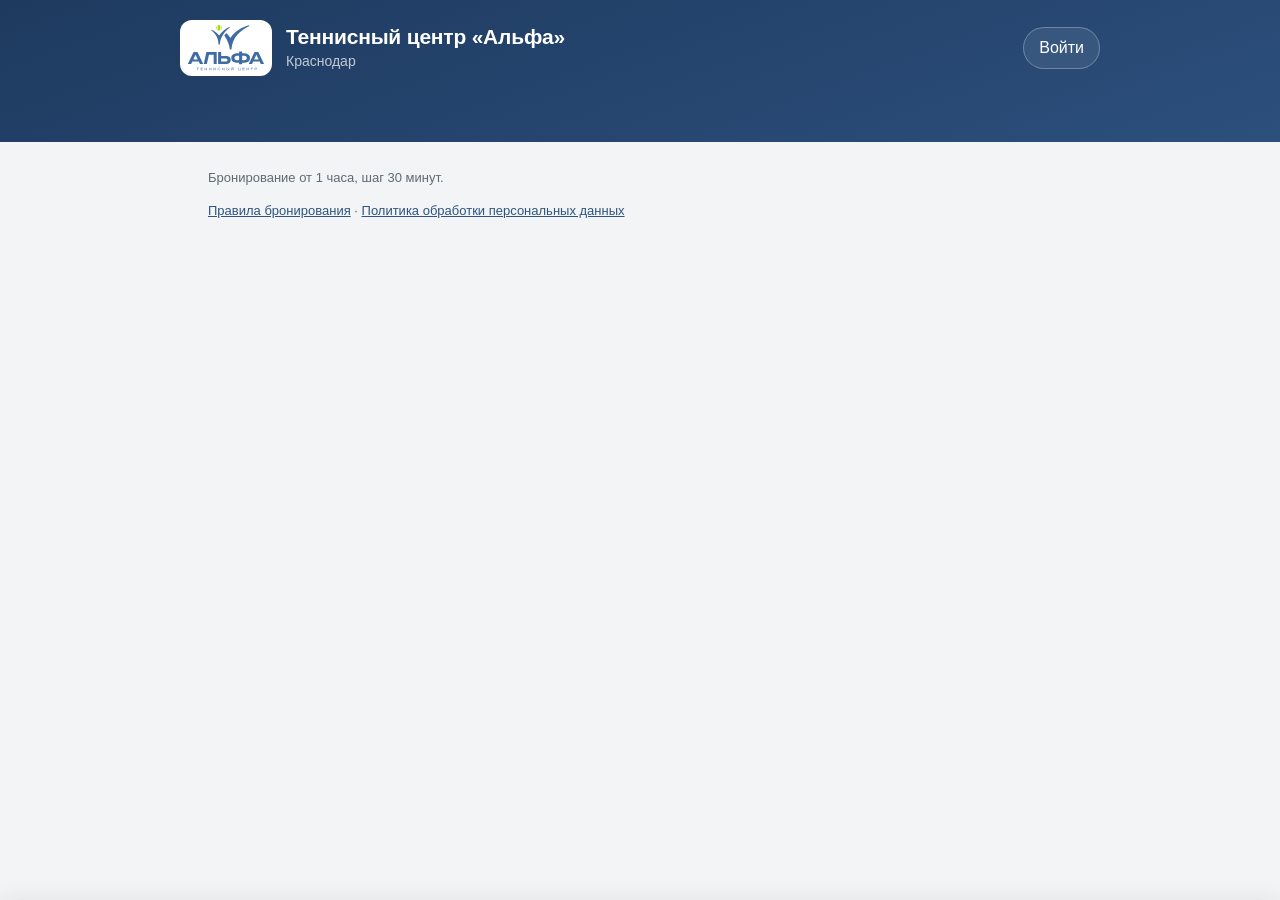
<file: index.html>
<!DOCTYPE html>
<html lang="ru">
<head>
<meta charset="utf-8">
<meta name="viewport" content="width=device-width, initial-scale=1">
<!-- Единственный заголовок безопасности, который нам доступен: заголовки
     ответа задаёт GitHub Pages, а не мы, и добавить HSTS или
     X-Frame-Options на статике некуда — в теге браузер их игнорирует.

     Скрипт и стиль вынесены в js/ и css/ ради одного: политика обходится
     без 'unsafe-inline'. Попади в страницу чужая разметка — <script>,
     onerror=, style= — браузер её не выполнит. Поэтому никаких встроенных
     обработчиков и атрибутов style ни в разметке, ни в шаблонах скрипта:
     стиль задаётся классом или через el.style (CSSOM под запрет не
     попадает). tests/test-pages.js следит за этим сам.

     connect-src и img-src не дают увезти данные на чужой хост. Список
     адресов держать в порядке — фотографии каталога и новостей идут из
     бакета, запросы уходят только в функцию. Локальный стенд подставляет
     свой адрес в connect-src сам, файл на диске при этом не меняется
     (tools/dev-server.js). -->
<meta http-equiv="Content-Security-Policy" content="default-src 'none'; base-uri 'none'; script-src 'self'; style-src 'self'; img-src 'self' data: https://api.alfa-tennis.ru/files/; connect-src https://api.alfa-tennis.ru; form-action 'none'">
<meta name="referrer" content="strict-origin-when-cross-origin">
<title>Теннисный центр «Альфа» — бронирование кортов в Краснодаре</title>
<meta name="description" content="Онлайн-бронирование кортов теннисного центра «Альфа», Краснодар. Два крытых корта, с 5:00 до 24:00 без выходных.">
<!-- Путь относительный, а не /favicon.ico от корня: страница работает и
     на домене клуба, и на запасном alfa-tennis.github.io. -->
<link rel="icon" type="image/svg+xml" href="img/favicon.svg?v=cb42754a48">
<meta name="theme-color" content="#3F6CA3">
<link rel="stylesheet" href="css/index.css?v=eda2216457">
</head>
<body>

<header class="hero">
  <div class="hero-inner">
    <div class="hero-top">
      <div class="logo"><img id="logoImg" src="img/logo.svg?v=ae8bf22e85" alt="Логотип теннисного центра «Альфа»"></div>
      <div class="grow">
        <h1 id="clubName">Теннисный центр «Альфа»</h1>
        <p class="where" id="clubWhere">Краснодар</p>
      </div>
      <button class="who" id="whoBtn">Войти</button>
    </div>
    <div class="rating" id="clubRating"></div>
    <div class="facts" id="facts"></div>
    <p class="about" id="clubAbout"></p>
  </div>
</header>

<nav class="nav" id="nav" hidden><div class="nav-inner" id="navInner"></div></nav>

<main>
  <div id="statusNotice" class="notice info" hidden></div>

  <!-- Главная -->
  <section id="viewHome" hidden></section>

  <!-- Бронирование -->
  <section id="viewBook" hidden>
    <div class="section-title">Выберите день</div>
    <div class="days" id="days"></div>

    <div class="section-title">Подобрать время</div>
    <div class="picker">
      <div class="picker-row">
        <span class="lab">Нужно</span>
        <span class="chips" id="durChips"></span>
      </div>
      <div class="picker-row">
        <span class="lab">Корт</span>
        <span class="chips" id="courtChips"></span>
        <label class="toggle"><input type="checkbox" id="noSwitch"> без перехода</label>
      </div>
      <div class="opts" id="opts"></div>
      <div class="picker-foot" id="pickerFoot"></div>
    </div>

    <div class="grid-card" id="gridCard">
      <div class="grid" id="grid"><div class="state">Загружаем сетку…</div></div>
    </div>

    <div class="legend">
      <span><i class="sw free"></i> свободно</span>
      <span><i class="sw busy"></i> занято</span>
      <span><i class="sw regular"></i> постоянная бронь</span>
      <span><i class="sw openplay"></i> открытая тренировка</span>
      <span><i class="sw tournament"></i> турнир</span>
      <span><i class="sw mine"></i> ваша бронь</span>
      <span><i class="sw closed"></i> корт закрыт</span>
      <span><i class="sw past"></i> время прошло</span>
      <span><i class="sw nightoff"></i> ночь: запись закрыта</span>
    </div>
    <p class="grid-hint">Занятое время тоже нажимается — так можно встать в очередь на случай отмены.</p>
  </section>

  <!-- Мои брони -->
  <section id="viewMine" hidden></section>

  <!-- Рейтинг: турнирные очки сезона -->
  <section id="viewRating" hidden></section>

  <!-- Профиль -->
  <section id="viewProfile" hidden></section>

  <footer>
    <p id="footerRules">Бронирование от 1 часа, шаг 30 минут.</p>
    <!-- Оба документа обязаны видеть все, а не только те, кто дошёл до
         формы регистрации: политику закон требует именно опубликовать, а
         правила — то, на что человек ссылается в споре. -->
    <p><a href="/terms.html">Правила бронирования</a> · <a href="/privacy.html">Политика обработки персональных данных</a></p>
  </footer>
</main>

<div class="bar" id="bar">
  <div class="bar-inner">
    <div class="info">
      <div class="t1" id="selTitle">—</div>
      <div class="t2" id="selSub"></div>
      <div class="t2 switch-note" id="selSwitch"></div>
      <div class="t2 switch-note" id="selGap"></div>
    </div>
    <button class="btn ghost" id="selClear" type="button">Сбросить</button>
    <button class="btn" id="selBook" type="button">Забронировать</button>
  </div>
</div>

<div class="backdrop" id="backdrop"><div class="modal" id="modal"></div></div>
<div class="toast" id="toast"></div>

<script src="js/index.js?v=6e561872d2"></script>
</body>
</html>
</file>
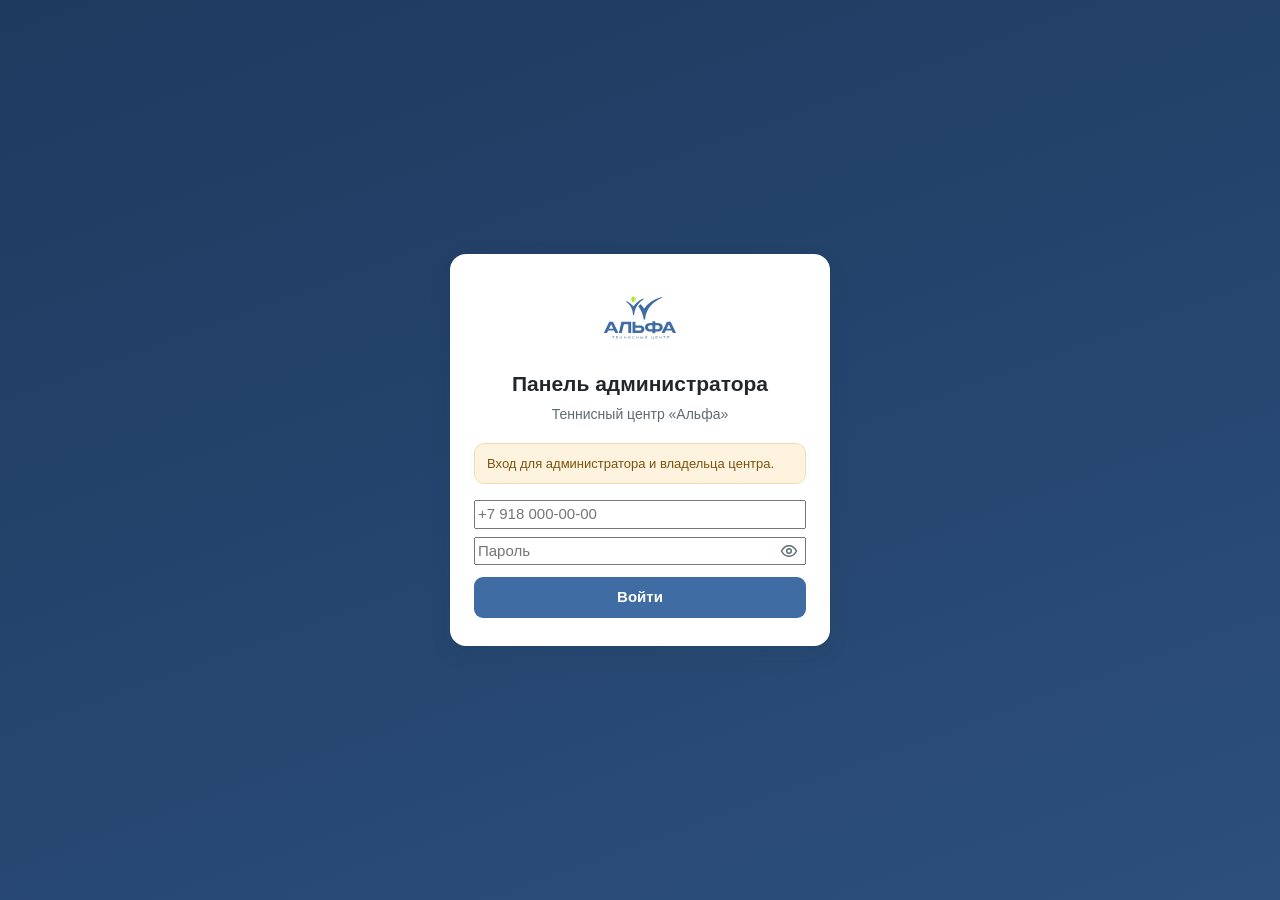
<file: admin.html>
<!DOCTYPE html>
<html lang="ru">
<head>
<meta charset="utf-8">
<meta name="viewport" content="width=device-width, initial-scale=1">
<!-- Единственный заголовок безопасности, который нам доступен: заголовки
     ответа задаёт GitHub Pages, а не мы, и добавить HSTS или
     X-Frame-Options на статике некуда — в теге браузер их игнорирует.

     Скрипт и стиль вынесены в js/ и css/ ради одного: политика обходится
     без 'unsafe-inline'. Попади в страницу чужая разметка — <script>,
     onerror=, style= — браузер её не выполнит. Поэтому никаких встроенных
     обработчиков и атрибутов style ни в разметке, ни в шаблонах скрипта:
     стиль задаётся классом или через el.style (CSSOM под запрет не
     попадает). tests/test-pages.js следит за этим сам.

     connect-src и img-src не дают увезти данные на чужой хост. Список
     адресов держать в порядке — фотографии каталога и новостей идут из
     бакета, запросы уходят только в функцию. Локальный стенд подставляет
     свой адрес в connect-src сам, файл на диске при этом не меняется
     (tools/dev-server.js). -->
<meta http-equiv="Content-Security-Policy" content="default-src 'none'; base-uri 'none'; script-src 'self'; style-src 'self'; img-src 'self' data: https://api.alfa-tennis.ru/files/; connect-src https://api.alfa-tennis.ru; form-action 'none'">
<meta name="referrer" content="strict-origin-when-cross-origin">
<title>Альфа — панель администратора</title>
<meta name="robots" content="noindex">
<link rel="icon" type="image/svg+xml" href="img/favicon.svg?v=cb42754a48">
<meta name="theme-color" content="#3F6CA3">
<link rel="stylesheet" href="css/admin.css?v=fb83506ca8">
</head>
<body>

<!-- ---------- Вход ---------- -->
<div class="login" id="login">
  <div class="login-card" id="newPassCard" hidden>
    <img class="login-logo" src="img/logo.svg?v=ae8bf22e85" alt="Логотип теннисного центра «Альфа»">
    <h1>Придумайте свой пароль</h1>
    <p class="who" id="newPassWho"></p>
    <div class="login-note">
      Вы вошли по временному паролю. Он действует сутки — задайте свой,
      чтобы входить дальше.
    </div>
    <div class="pass-wrap">
      <input class="inp" id="newPass" type="password" autocomplete="new-password"
             placeholder="Новый пароль, не короче 6 символов">
      <button type="button" class="pass-eye" id="newPassEye"></button>
    </div>
    <button class="btn" id="newPassBtn">Сохранить пароль</button>
    <button class="btn sec" id="newPassOut">Выйти</button>
  </div>
  <div class="login-card" id="loginCard">
    <img class="login-logo" src="img/logo.svg?v=ae8bf22e85" alt="Логотип теннисного центра «Альфа»">
    <h1>Панель администратора</h1>
    <p class="who">Теннисный центр «Альфа»</p>
    <div class="login-note" id="loginNote">
      Вход для администратора и владельца центра.
    </div>
    <input class="inp" id="loginPhone" type="tel" inputmode="tel" autocomplete="username"
           placeholder="+7 (___) ___-__-__">
    <div class="pass-wrap">
      <input class="inp" id="loginPass" type="password" autocomplete="current-password"
             placeholder="Пароль">
      <button type="button" class="pass-eye" id="loginPassEye"></button>
    </div>
    <button class="btn" id="loginBtn">Войти</button>
  </div>
</div>

<!-- ---------- Приложение ---------- -->
<div id="app" hidden>
  <div class="topbar">
    <div class="topbar-inner">
      <span class="logo"><img src="img/logo.svg?v=ae8bf22e85" alt=""></span>
      <span class="title">Альфа · панель администратора</span>
      <span class="badge-demo" id="whoBadge"></span>
      <span class="spacer"></span>
      <button class="link-out" id="reloadBtn">Обновить</button>
      <button class="link-out" id="logoutBtn">Выйти</button>
    </div>
  </div>

  <nav class="tabs"><div class="tabs-inner" id="tabs"></div></nav>

  <main id="view"></main>
</div>

<div class="backdrop" id="backdrop"><div class="modal" id="modal"></div></div>
<div class="toast" id="toast"></div>

<!-- Лист тренировки на печать. На экране скрыт всегда, на бумаге —
     единственное, что остаётся от страницы. -->
<div id="printArea"></div>

<script src="js/admin.js?v=da214245dd"></script>
</body>
</html>
</file>
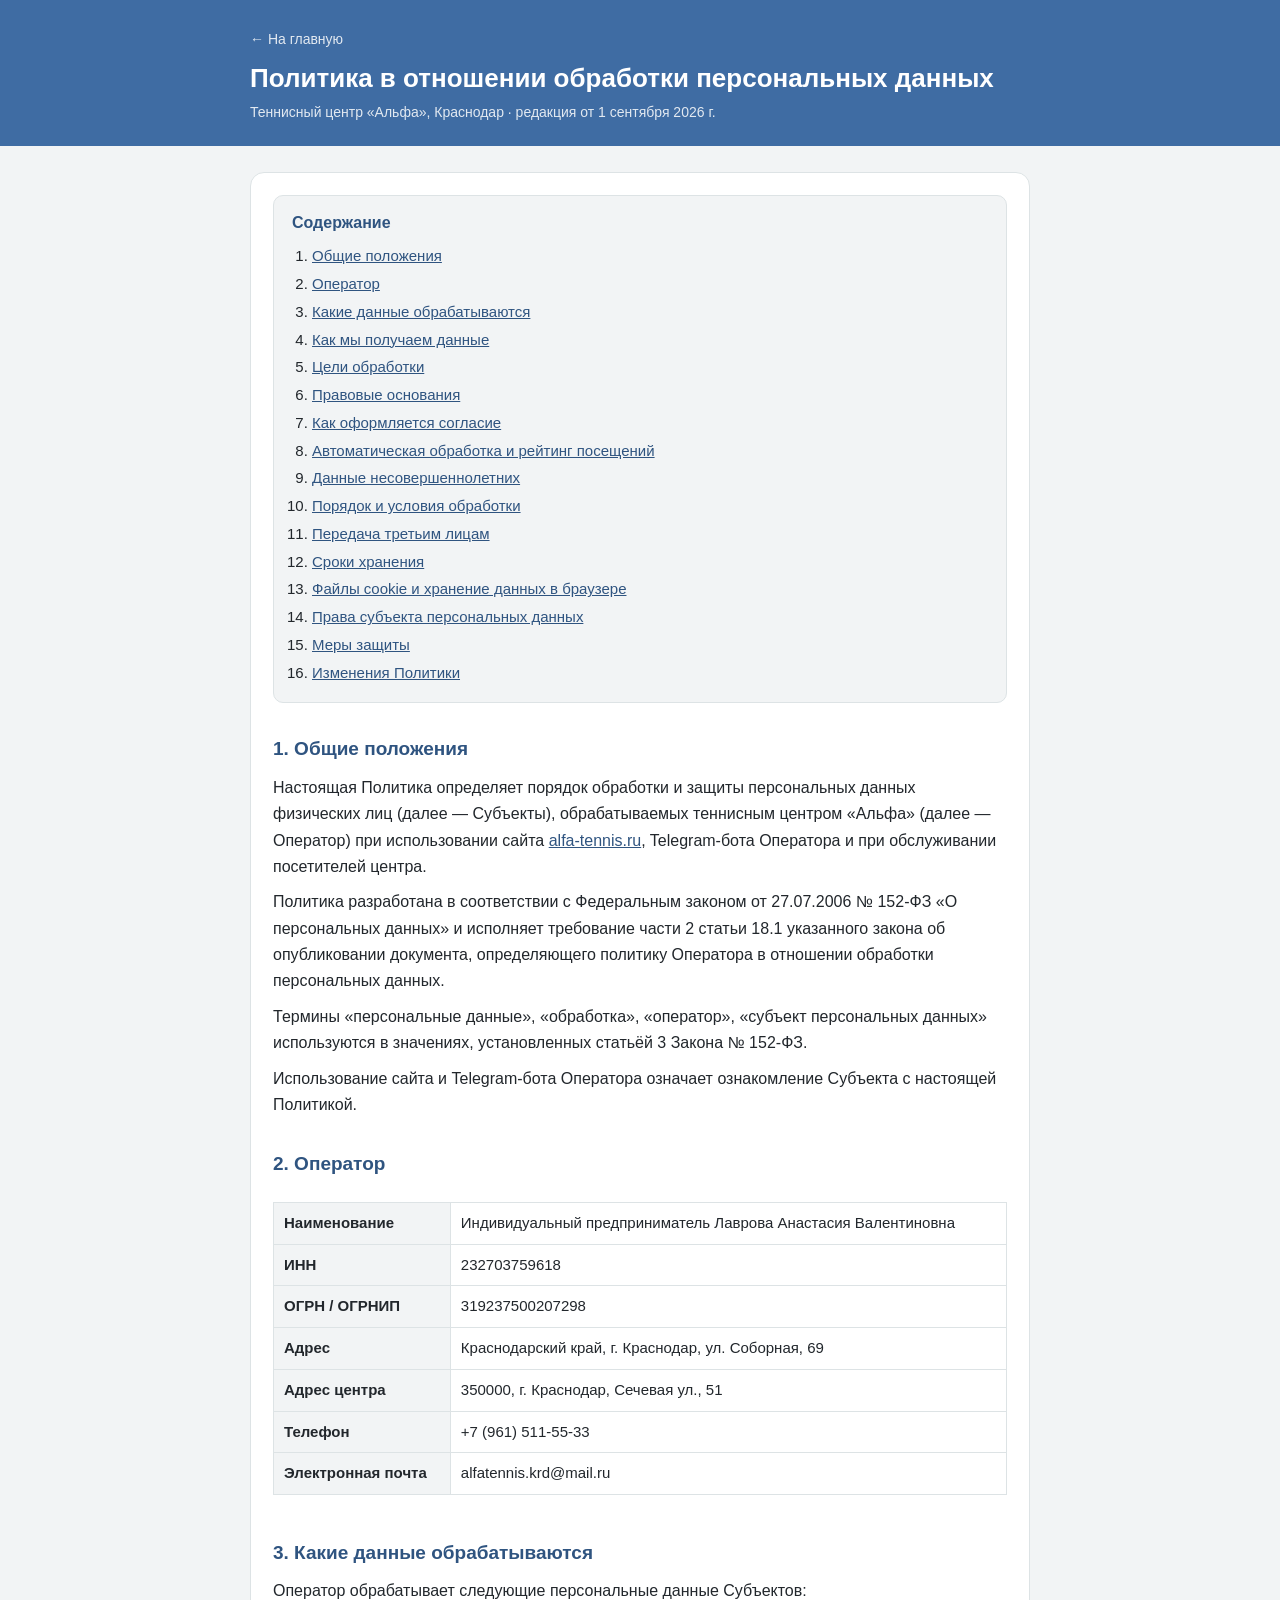
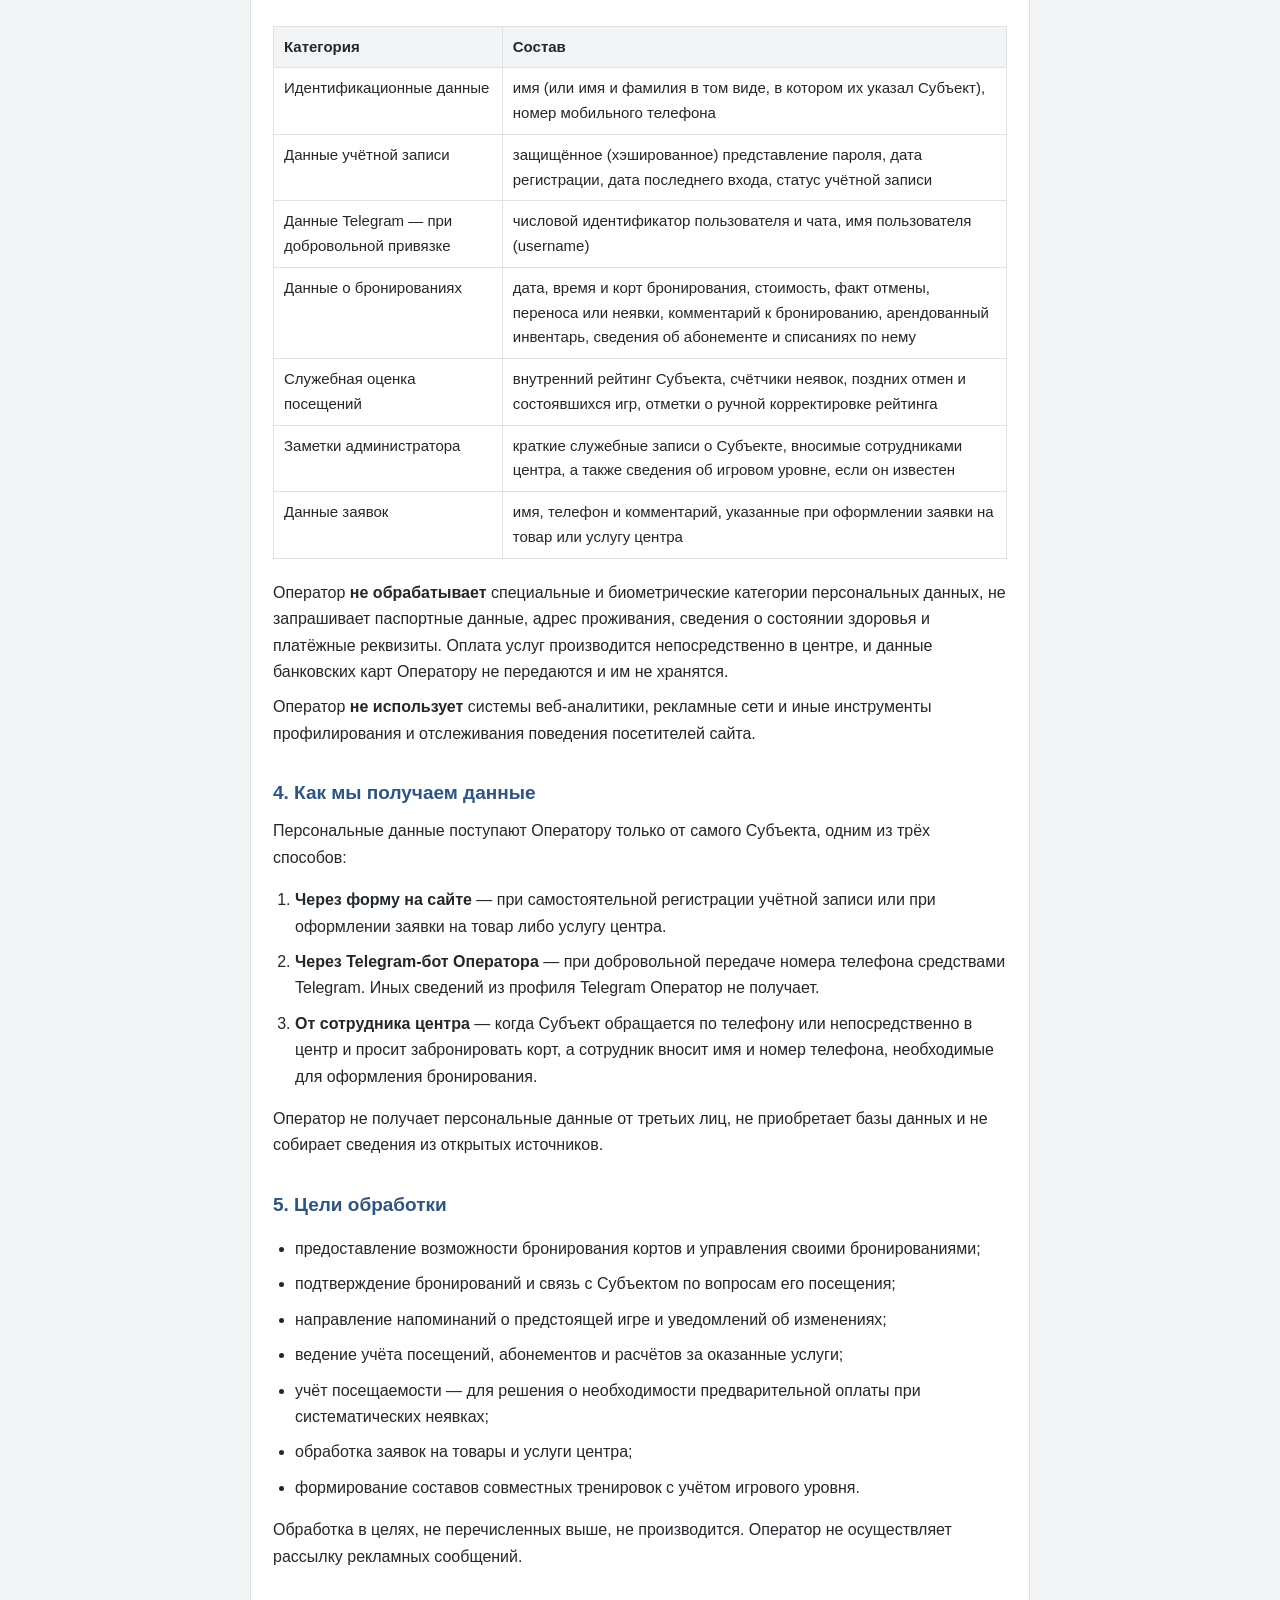
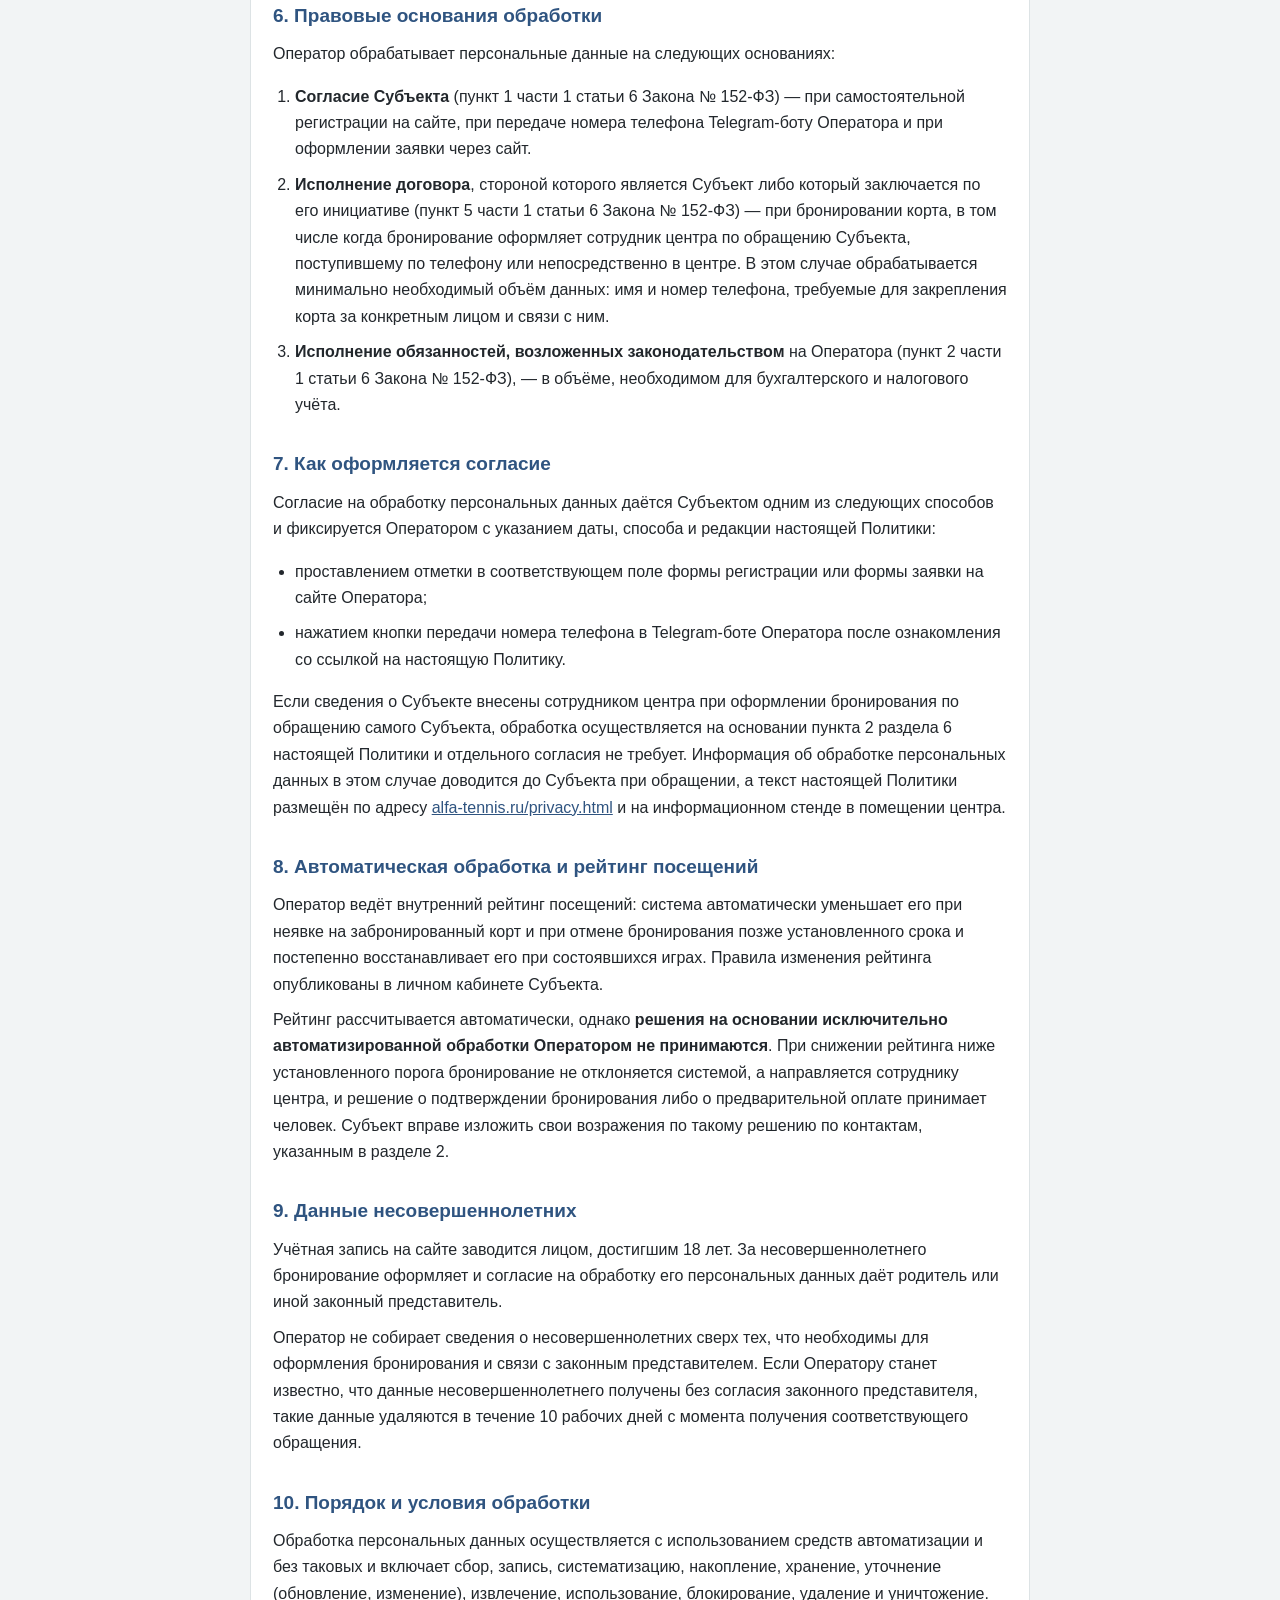
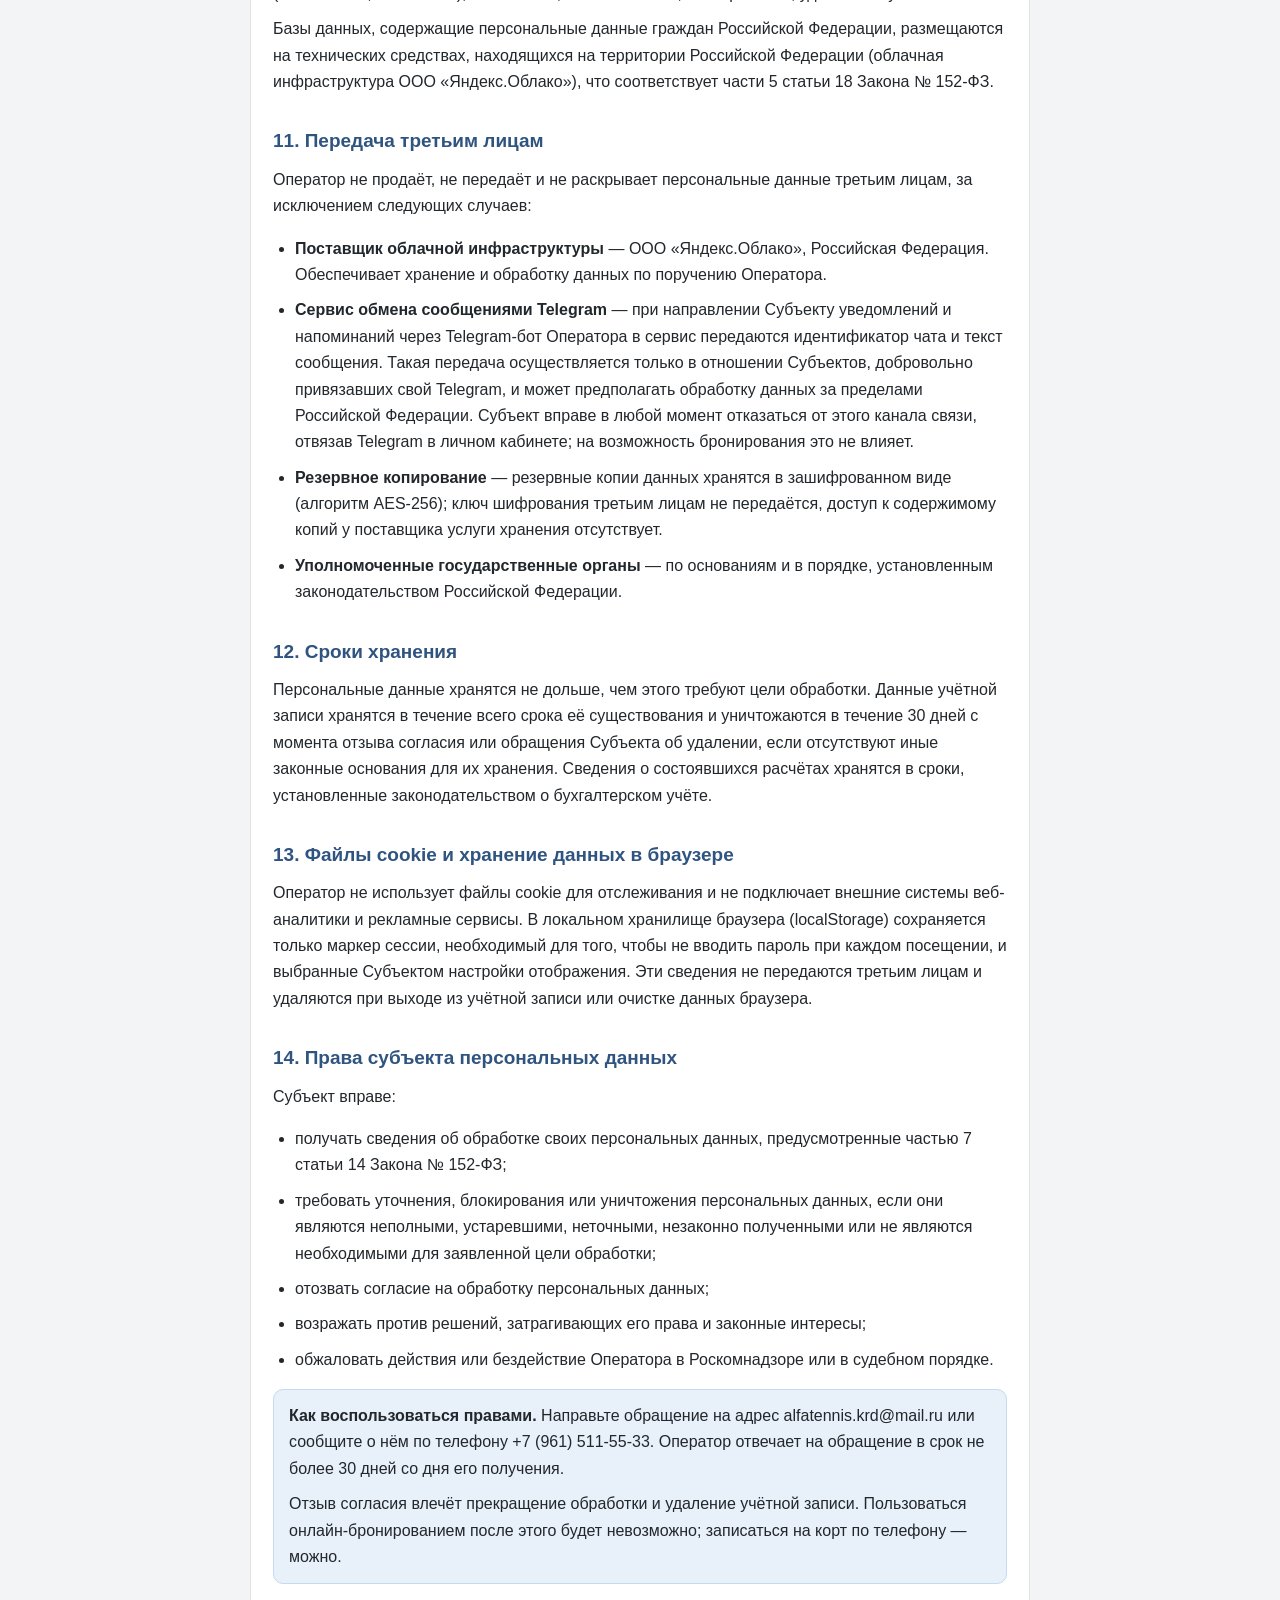
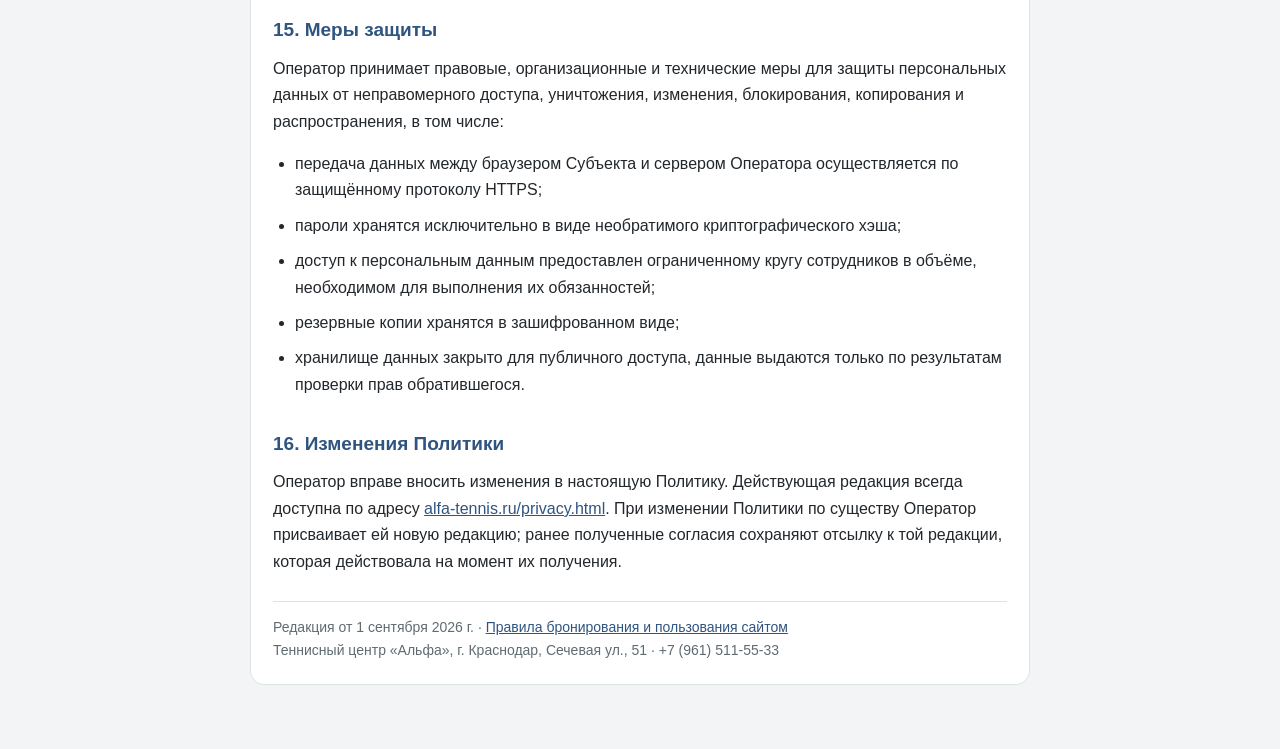
<file: privacy.html>
<!DOCTYPE html>
<html lang="ru">
<head>
<meta charset="utf-8">
<meta name="viewport" content="width=device-width, initial-scale=1">
<!-- Страница статическая и ничего никуда не отправляет, поэтому политика
     здесь строже, чем на основных страницах: ни одного внешнего адреса,
     ни одного запроса. Скрипта на странице нет вовсе. -->
<meta http-equiv="Content-Security-Policy" content="default-src 'none'; base-uri 'none'; style-src 'self'; img-src 'self' data:; form-action 'none'">
<meta name="referrer" content="strict-origin-when-cross-origin">
<title>Политика обработки персональных данных — теннисный центр «Альфа»</title>
<meta name="description" content="Политика в отношении обработки персональных данных теннисного центра «Альфа», Краснодар.">
<meta name="theme-color" content="#3F6CA3">
<link rel="stylesheet" href="css/privacy.css?v=3a9a05c334">
</head>
<body>
<header>
  <div class="in">
    <a href="/">← На главную</a>
    <h1>Политика в отношении обработки персональных данных</h1>
    <div class="sub">Теннисный центр «Альфа», Краснодар · редакция от 1 сентября 2026 г.</div>
  </div>
</header>

<div class="wrap">
<main>

<!-- ВНИМАНИЕ ВЛАДЕЛЬЦУ: реквизиты оператора ниже нужно заполнить
     настоящими данными юрлица или ИП до публикации. Места помечены
     заглавными буквами в квадратных скобках. -->

<nav class="toc">
  <h2>Содержание</h2>
  <ol>
    <li><a href="#p1">Общие положения</a></li>
    <li><a href="#p2">Оператор</a></li>
    <li><a href="#p3">Какие данные обрабатываются</a></li>
    <li><a href="#p4">Как мы получаем данные</a></li>
    <li><a href="#p5">Цели обработки</a></li>
    <li><a href="#p6">Правовые основания</a></li>
    <li><a href="#p7">Как оформляется согласие</a></li>
    <li><a href="#p8">Автоматическая обработка и рейтинг посещений</a></li>
    <li><a href="#p9">Данные несовершеннолетних</a></li>
    <li><a href="#p10">Порядок и условия обработки</a></li>
    <li><a href="#p11">Передача третьим лицам</a></li>
    <li><a href="#p12">Сроки хранения</a></li>
    <li><a href="#p13">Файлы cookie и хранение данных в браузере</a></li>
    <li><a href="#p14">Права субъекта персональных данных</a></li>
    <li><a href="#p15">Меры защиты</a></li>
    <li><a href="#p16">Изменения Политики</a></li>
  </ol>
</nav>

<h2 id="p1">1. Общие положения</h2>
<p>Настоящая Политика определяет порядок обработки и защиты персональных данных
физических лиц (далее — Субъекты), обрабатываемых теннисным центром «Альфа»
(далее — Оператор) при использовании сайта <a href="https://alfa-tennis.ru">alfa-tennis.ru</a>,
Telegram-бота Оператора и при обслуживании посетителей центра.</p>
<p>Политика разработана в соответствии с Федеральным законом от 27.07.2006 № 152-ФЗ
«О персональных данных» и исполняет требование части 2 статьи 18.1 указанного закона
об опубликовании документа, определяющего политику Оператора в отношении обработки
персональных данных.</p>
<p>Термины «персональные данные», «обработка», «оператор», «субъект персональных
данных» используются в значениях, установленных статьёй 3 Закона № 152-ФЗ.</p>
<p>Использование сайта и Telegram-бота Оператора означает ознакомление Субъекта
с настоящей Политикой.</p>

<h2 id="p2">2. Оператор</h2>
<div class="scroll">
<table>
  <tr><th>Наименование</th><td>Индивидуальный предприниматель Лаврова Анастасия Валентиновна</td></tr>
  <tr><th>ИНН</th><td>232703759618</td></tr>
  <tr><th>ОГРН / ОГРНИП</th><td>319237500207298</td></tr>
  <tr><th>Адрес</th><td>Краснодарский край, г. Краснодар, ул. Соборная, 69</td></tr>
  <tr><th>Адрес центра</th><td>350000, г. Краснодар, Сечевая ул., 51</td></tr>
  <tr><th>Телефон</th><td>+7 (961) 511-55-33</td></tr>
  <tr><th>Электронная почта</th><td>alfatennis.krd@mail.ru</td></tr>
</table>
</div>

<h2 id="p3">3. Какие данные обрабатываются</h2>
<p>Оператор обрабатывает следующие персональные данные Субъектов:</p>
<div class="scroll">
<table>
  <tr><th>Категория</th><th>Состав</th></tr>
  <tr>
    <td>Идентификационные данные</td>
    <td>имя (или имя и фамилия в том виде, в котором их указал Субъект),
        номер мобильного телефона</td>
  </tr>
  <tr>
    <td>Данные учётной записи</td>
    <td>защищённое (хэшированное) представление пароля, дата регистрации,
        дата последнего входа, статус учётной записи</td>
  </tr>
  <tr>
    <td>Данные Telegram — при добровольной привязке</td>
    <td>числовой идентификатор пользователя и чата, имя пользователя (username)</td>
  </tr>
  <tr>
    <td>Данные о бронированиях</td>
    <td>дата, время и корт бронирования, стоимость, факт отмены, переноса
        или неявки, комментарий к бронированию, арендованный инвентарь,
        сведения об абонементе и списаниях по нему</td>
  </tr>
  <tr>
    <td>Служебная оценка посещений</td>
    <td>внутренний рейтинг Субъекта, счётчики неявок, поздних отмен и
        состоявшихся игр, отметки о ручной корректировке рейтинга</td>
  </tr>
  <tr>
    <td>Заметки администратора</td>
    <td>краткие служебные записи о Субъекте, вносимые сотрудниками центра,
        а также сведения об игровом уровне, если он известен</td>
  </tr>
  <tr>
    <td>Данные заявок</td>
    <td>имя, телефон и комментарий, указанные при оформлении заявки
        на товар или услугу центра</td>
  </tr>
</table>
</div>
<p>Оператор <b>не обрабатывает</b> специальные и биометрические категории персональных
данных, не запрашивает паспортные данные, адрес проживания, сведения о состоянии
здоровья и платёжные реквизиты. Оплата услуг производится непосредственно в центре,
и данные банковских карт Оператору не передаются и им не хранятся.</p>
<p>Оператор <b>не использует</b> системы веб-аналитики, рекламные сети и иные
инструменты профилирования и отслеживания поведения посетителей сайта.</p>

<h2 id="p4">4. Как мы получаем данные</h2>
<p>Персональные данные поступают Оператору только от самого Субъекта, одним из
трёх способов:</p>
<ol>
  <li><b>Через форму на сайте</b> — при самостоятельной регистрации учётной записи
      или при оформлении заявки на товар либо услугу центра.</li>
  <li><b>Через Telegram-бот Оператора</b> — при добровольной передаче номера
      телефона средствами Telegram. Иных сведений из профиля Telegram Оператор
      не получает.</li>
  <li><b>От сотрудника центра</b> — когда Субъект обращается по телефону или
      непосредственно в центр и просит забронировать корт, а сотрудник вносит
      имя и номер телефона, необходимые для оформления бронирования.</li>
</ol>
<p>Оператор не получает персональные данные от третьих лиц, не приобретает базы
данных и не собирает сведения из открытых источников.</p>

<h2 id="p5">5. Цели обработки</h2>
<ul>
  <li>предоставление возможности бронирования кортов и управления своими бронированиями;</li>
  <li>подтверждение бронирований и связь с Субъектом по вопросам его посещения;</li>
  <li>направление напоминаний о предстоящей игре и уведомлений об изменениях;</li>
  <li>ведение учёта посещений, абонементов и расчётов за оказанные услуги;</li>
  <li>учёт посещаемости — для решения о необходимости предварительной оплаты
      при систематических неявках;</li>
  <li>обработка заявок на товары и услуги центра;</li>
  <li>формирование составов совместных тренировок с учётом игрового уровня.</li>
</ul>
<p>Обработка в целях, не перечисленных выше, не производится. Оператор не
осуществляет рассылку рекламных сообщений.</p>

<h2 id="p6">6. Правовые основания обработки</h2>
<p>Оператор обрабатывает персональные данные на следующих основаниях:</p>
<ol>
  <li><b>Согласие Субъекта</b> (пункт 1 части 1 статьи 6 Закона № 152-ФЗ) — при
      самостоятельной регистрации на сайте, при передаче номера телефона
      Telegram-боту Оператора и при оформлении заявки через сайт.</li>
  <li><b>Исполнение договора</b>, стороной которого является Субъект либо который
      заключается по его инициативе (пункт 5 части 1 статьи 6 Закона № 152-ФЗ) —
      при бронировании корта, в том числе когда бронирование оформляет сотрудник
      центра по обращению Субъекта, поступившему по телефону или непосредственно
      в центре. В этом случае обрабатывается минимально необходимый объём данных:
      имя и номер телефона, требуемые для закрепления корта за конкретным лицом
      и связи с ним.</li>
  <li><b>Исполнение обязанностей, возложенных законодательством</b> на Оператора
      (пункт 2 части 1 статьи 6 Закона № 152-ФЗ), — в объёме, необходимом для
      бухгалтерского и налогового учёта.</li>
</ol>

<h2 id="p7">7. Как оформляется согласие</h2>
<p>Согласие на обработку персональных данных даётся Субъектом одним из следующих
способов и фиксируется Оператором с указанием даты, способа и редакции настоящей
Политики:</p>
<ul>
  <li>проставлением отметки в соответствующем поле формы регистрации или формы
      заявки на сайте Оператора;</li>
  <li>нажатием кнопки передачи номера телефона в Telegram-боте Оператора после
      ознакомления со ссылкой на настоящую Политику.</li>
</ul>
<p>Если сведения о Субъекте внесены сотрудником центра при оформлении бронирования
по обращению самого Субъекта, обработка осуществляется на основании пункта 2
раздела 6 настоящей Политики и отдельного согласия не требует. Информация об
обработке персональных данных в этом случае доводится до Субъекта при обращении,
а текст настоящей Политики размещён по адресу
<a href="https://alfa-tennis.ru/privacy.html">alfa-tennis.ru/privacy.html</a>
и на информационном стенде в помещении центра.</p>

<h2 id="p8">8. Автоматическая обработка и рейтинг посещений</h2>
<p>Оператор ведёт внутренний рейтинг посещений: система автоматически уменьшает
его при неявке на забронированный корт и при отмене бронирования позже
установленного срока и постепенно восстанавливает его при состоявшихся играх.
Правила изменения рейтинга опубликованы в личном кабинете Субъекта.</p>
<p>Рейтинг рассчитывается автоматически, однако <b>решения на основании
исключительно автоматизированной обработки Оператором не принимаются</b>. При
снижении рейтинга ниже установленного порога бронирование не отклоняется
системой, а направляется сотруднику центра, и решение о подтверждении
бронирования либо о предварительной оплате принимает человек. Субъект вправе
изложить свои возражения по такому решению по контактам, указанным в разделе 2.</p>

<h2 id="p9">9. Данные несовершеннолетних</h2>
<p>Учётная запись на сайте заводится лицом, достигшим 18 лет. За несовершеннолетнего
бронирование оформляет и согласие на обработку его персональных данных даёт
родитель или иной законный представитель.</p>
<p>Оператор не собирает сведения о несовершеннолетних сверх тех, что необходимы
для оформления бронирования и связи с законным представителем. Если Оператору
станет известно, что данные несовершеннолетнего получены без согласия законного
представителя, такие данные удаляются в течение 10 рабочих дней с момента
получения соответствующего обращения.</p>

<h2 id="p10">10. Порядок и условия обработки</h2>
<p>Обработка персональных данных осуществляется с использованием средств
автоматизации и без таковых и включает сбор, запись, систематизацию, накопление,
хранение, уточнение (обновление, изменение), извлечение, использование, блокирование,
удаление и уничтожение.</p>
<p>Базы данных, содержащие персональные данные граждан Российской Федерации,
размещаются на технических средствах, находящихся на территории Российской Федерации
(облачная инфраструктура ООО «Яндекс.Облако»), что соответствует части 5 статьи 18
Закона № 152-ФЗ.</p>

<h2 id="p11">11. Передача третьим лицам</h2>
<p>Оператор не продаёт, не передаёт и не раскрывает персональные данные третьим
лицам, за исключением следующих случаев:</p>
<ul>
  <li><b>Поставщик облачной инфраструктуры</b> — ООО «Яндекс.Облако», Российская
      Федерация. Обеспечивает хранение и обработку данных по поручению Оператора.</li>
  <li><b>Сервис обмена сообщениями Telegram</b> — при направлении Субъекту
      уведомлений и напоминаний через Telegram-бот Оператора в сервис передаются
      идентификатор чата и текст сообщения. Такая передача осуществляется только
      в отношении Субъектов, добровольно привязавших свой Telegram, и может
      предполагать обработку данных за пределами Российской Федерации.
      Субъект вправе в любой момент отказаться от этого канала связи, отвязав
      Telegram в личном кабинете; на возможность бронирования это не влияет.</li>
  <li><b>Резервное копирование</b> — резервные копии данных хранятся в
      зашифрованном виде (алгоритм AES-256); ключ шифрования третьим лицам
      не передаётся, доступ к содержимому копий у поставщика услуги хранения
      отсутствует.</li>
  <li><b>Уполномоченные государственные органы</b> — по основаниям и в порядке,
      установленным законодательством Российской Федерации.</li>
</ul>

<h2 id="p12">12. Сроки хранения</h2>
<p>Персональные данные хранятся не дольше, чем этого требуют цели обработки.
Данные учётной записи хранятся в течение всего срока её существования и
уничтожаются в течение 30 дней с момента отзыва согласия или обращения Субъекта
об удалении, если отсутствуют иные законные основания для их хранения.
Сведения о состоявшихся расчётах хранятся в сроки, установленные законодательством
о бухгалтерском учёте.</p>

<h2 id="p13">13. Файлы cookie и хранение данных в браузере</h2>
<p>Оператор не использует файлы cookie для отслеживания и не подключает
внешние системы веб-аналитики и рекламные сервисы. В локальном хранилище браузера
(localStorage) сохраняется только маркер сессии, необходимый для того, чтобы
не вводить пароль при каждом посещении, и выбранные Субъектом настройки
отображения. Эти сведения не передаются третьим лицам и удаляются при выходе
из учётной записи или очистке данных браузера.</p>

<h2 id="p14">14. Права субъекта персональных данных</h2>
<p>Субъект вправе:</p>
<ul>
  <li>получать сведения об обработке своих персональных данных, предусмотренные
      частью 7 статьи 14 Закона № 152-ФЗ;</li>
  <li>требовать уточнения, блокирования или уничтожения персональных данных,
      если они являются неполными, устаревшими, неточными, незаконно полученными
      или не являются необходимыми для заявленной цели обработки;</li>
  <li>отозвать согласие на обработку персональных данных;</li>
  <li>возражать против решений, затрагивающих его права и законные интересы;</li>
  <li>обжаловать действия или бездействие Оператора в Роскомнадзоре или
      в судебном порядке.</li>
</ul>
<div class="note">
  <p class="flush-top"><b>Как воспользоваться правами.</b> Направьте обращение
  на адрес alfatennis.krd@mail.ru или сообщите о нём по телефону
  +7 (961) 511-55-33. Оператор отвечает на обращение в срок не более 30 дней
  со дня его получения.</p>
  <p class="flush-bottom">Отзыв согласия влечёт прекращение обработки и
  удаление учётной записи. Пользоваться онлайн-бронированием после этого
  будет невозможно; записаться на корт по телефону — можно.</p>
</div>

<h2 id="p15">15. Меры защиты</h2>
<p>Оператор принимает правовые, организационные и технические меры для защиты
персональных данных от неправомерного доступа, уничтожения, изменения,
блокирования, копирования и распространения, в том числе:</p>
<ul>
  <li>передача данных между браузером Субъекта и сервером Оператора осуществляется
      по защищённому протоколу HTTPS;</li>
  <li>пароли хранятся исключительно в виде необратимого криптографического хэша;</li>
  <li>доступ к персональным данным предоставлен ограниченному кругу сотрудников
      в объёме, необходимом для выполнения их обязанностей;</li>
  <li>резервные копии хранятся в зашифрованном виде;</li>
  <li>хранилище данных закрыто для публичного доступа, данные выдаются только
      по результатам проверки прав обратившегося.</li>
</ul>

<h2 id="p16">16. Изменения Политики</h2>
<p>Оператор вправе вносить изменения в настоящую Политику. Действующая редакция
всегда доступна по адресу
<a href="https://alfa-tennis.ru/privacy.html">alfa-tennis.ru/privacy.html</a>.
При изменении Политики по существу Оператор присваивает ей новую редакцию;
ранее полученные согласия сохраняют отсылку к той редакции, которая действовала
на момент их получения.</p>

<div class="meta">
  Редакция от 1 сентября 2026 г. · <a href="/terms.html">Правила бронирования и пользования сайтом</a><br>
  Теннисный центр «Альфа», г. Краснодар, Сечевая ул., 51 · +7 (961) 511-55-33
</div>

</main>
</div>
</body>
</html>
</file>
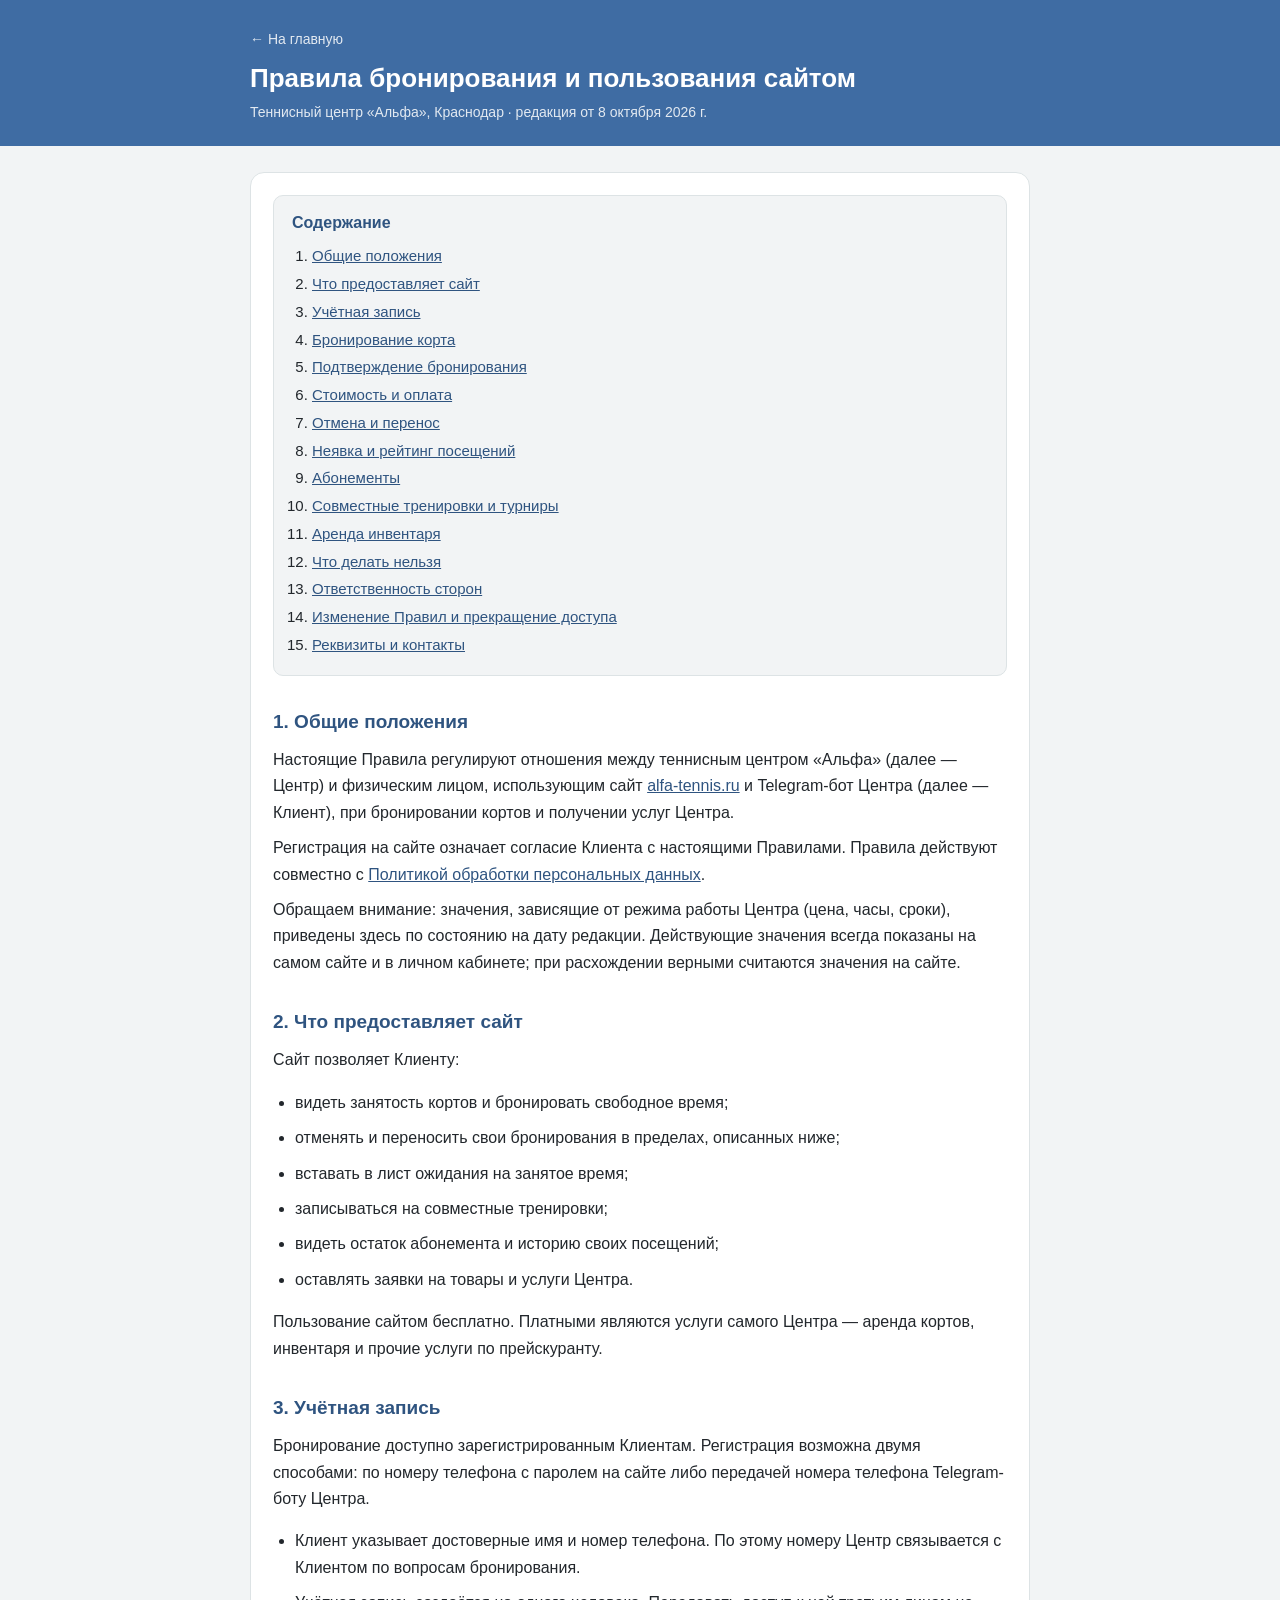
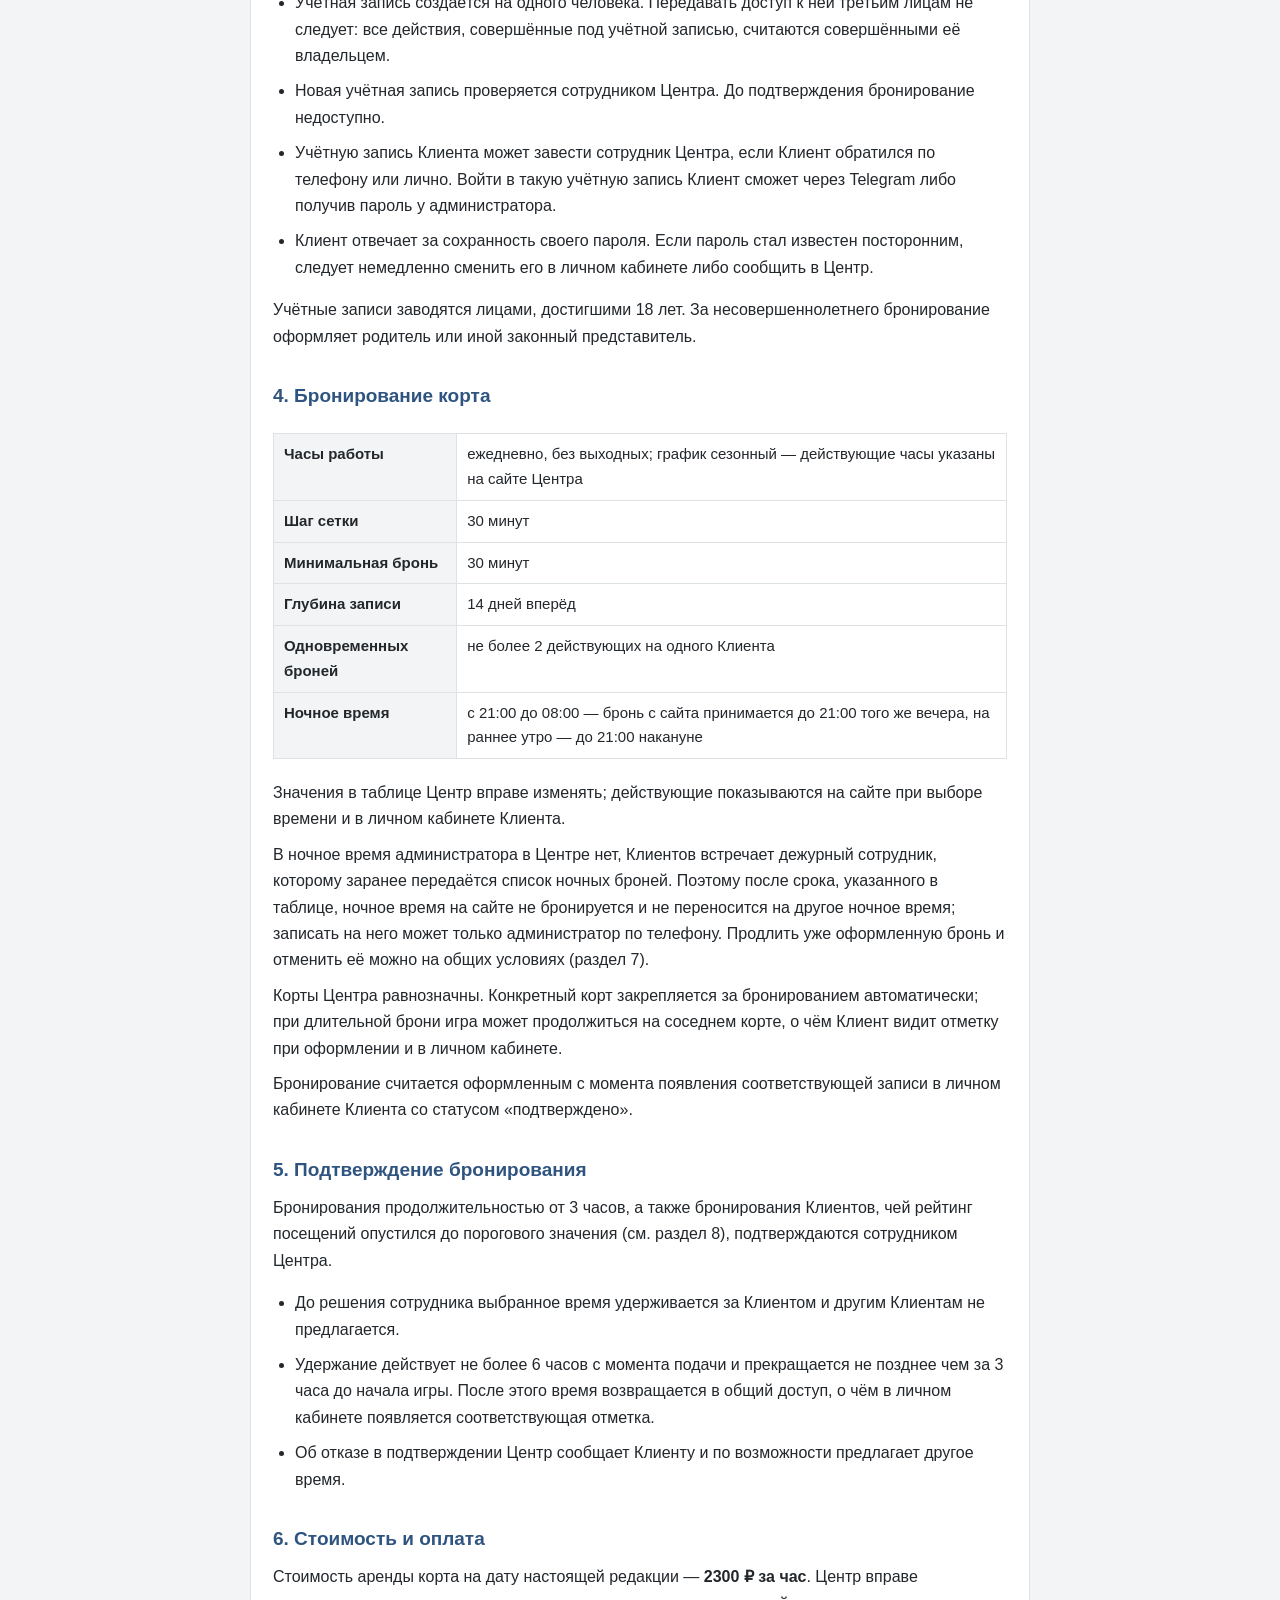
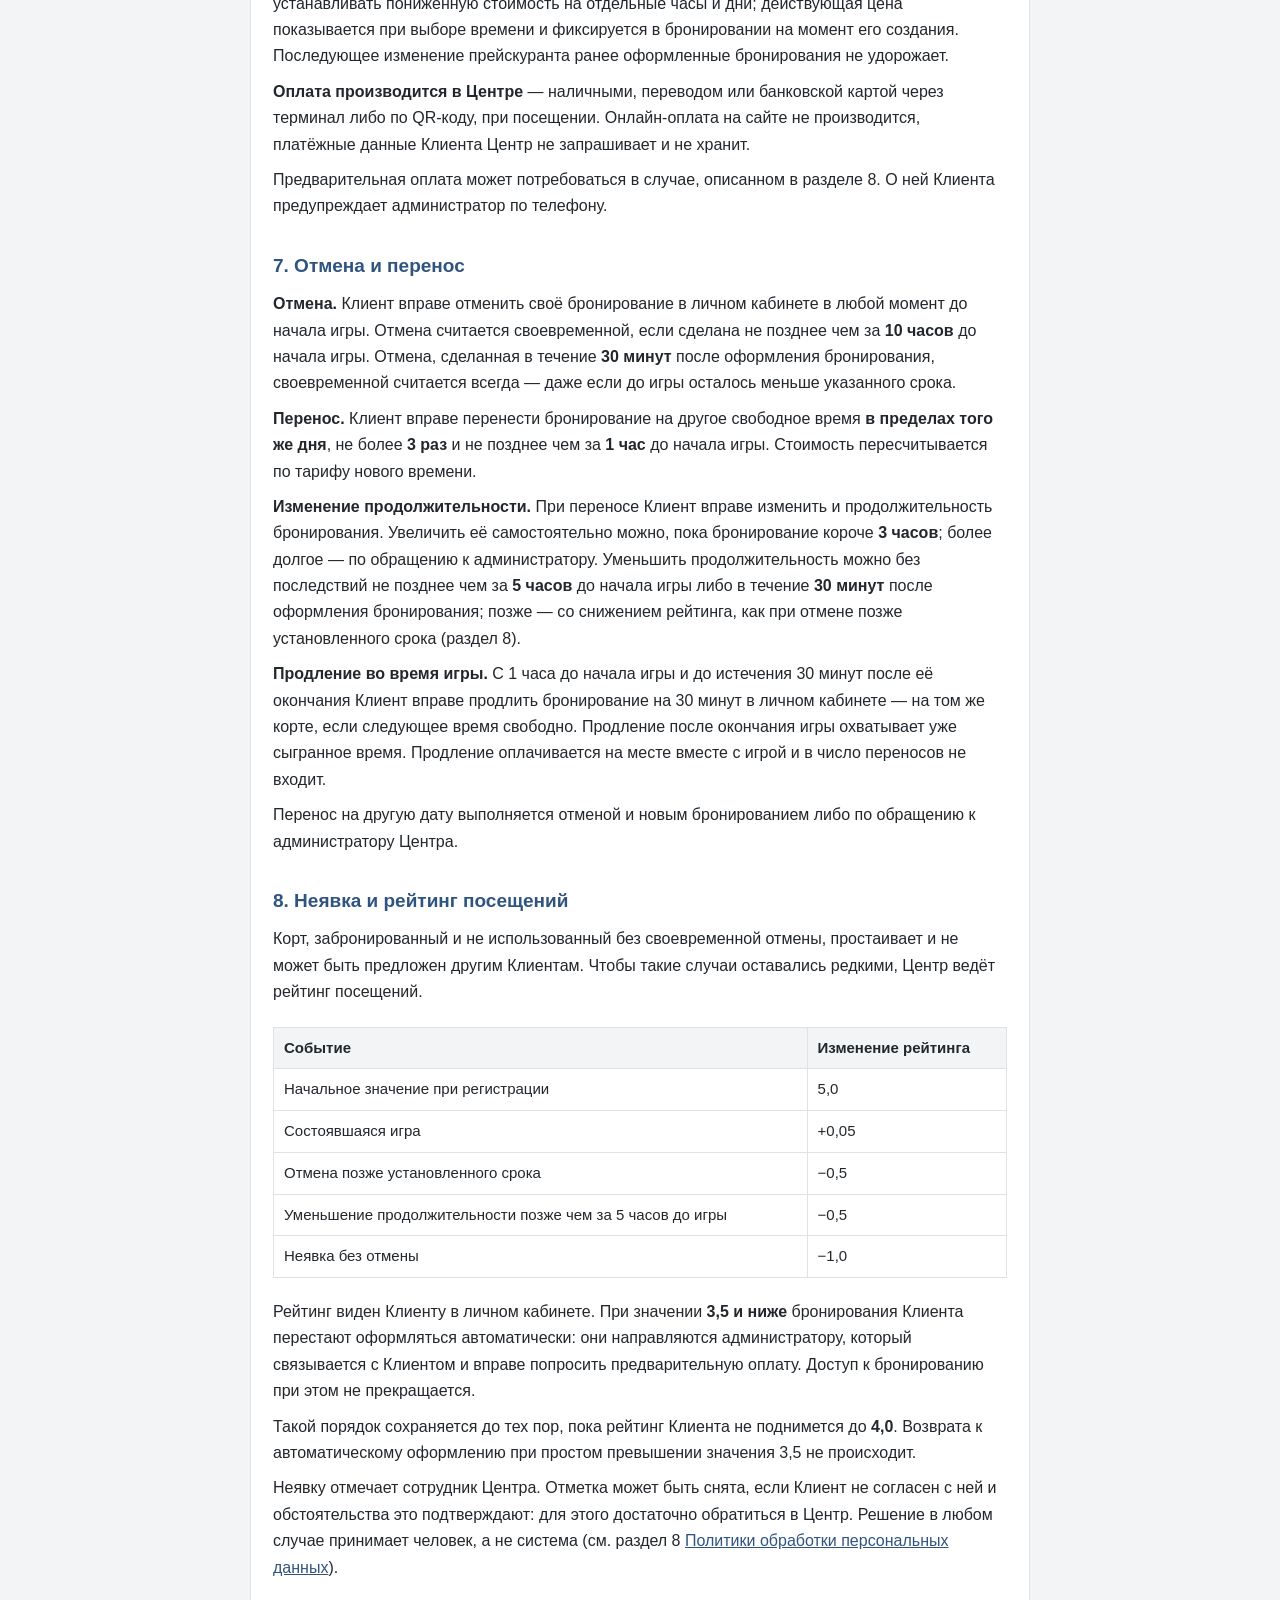
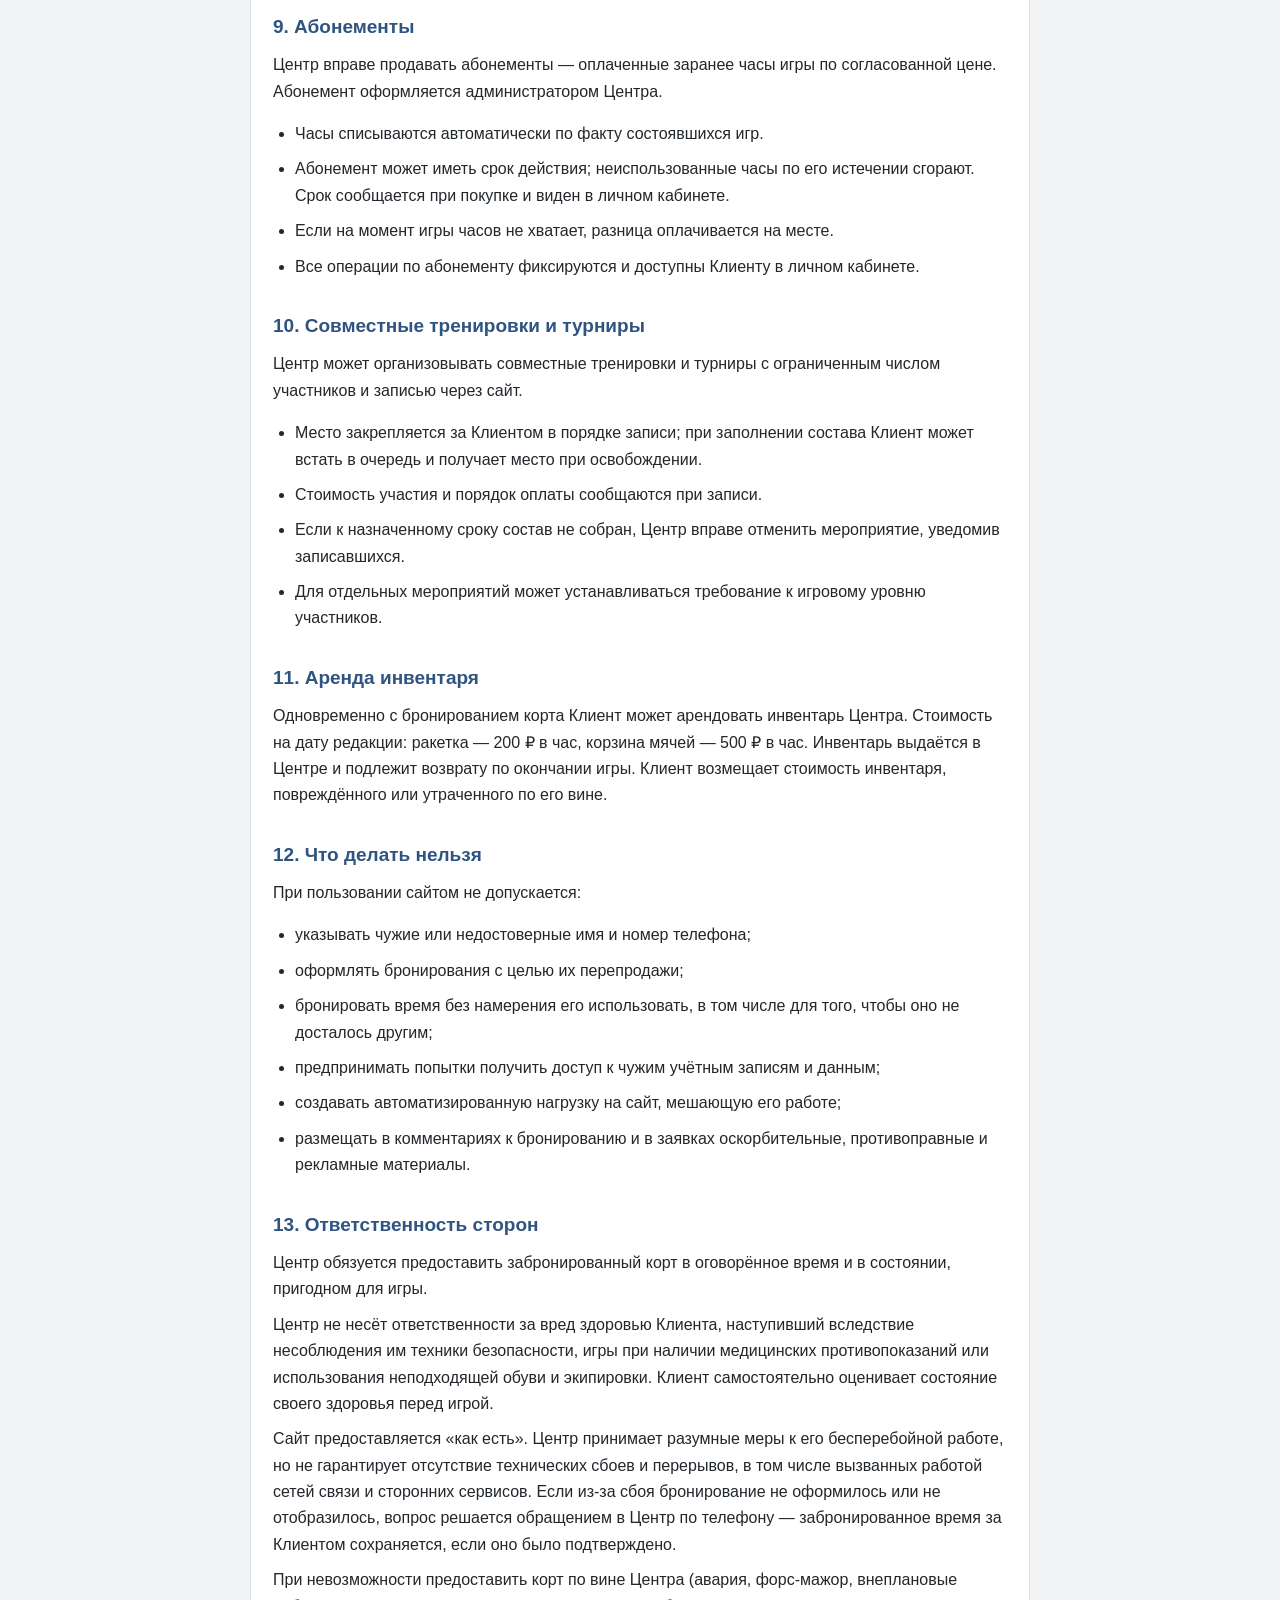
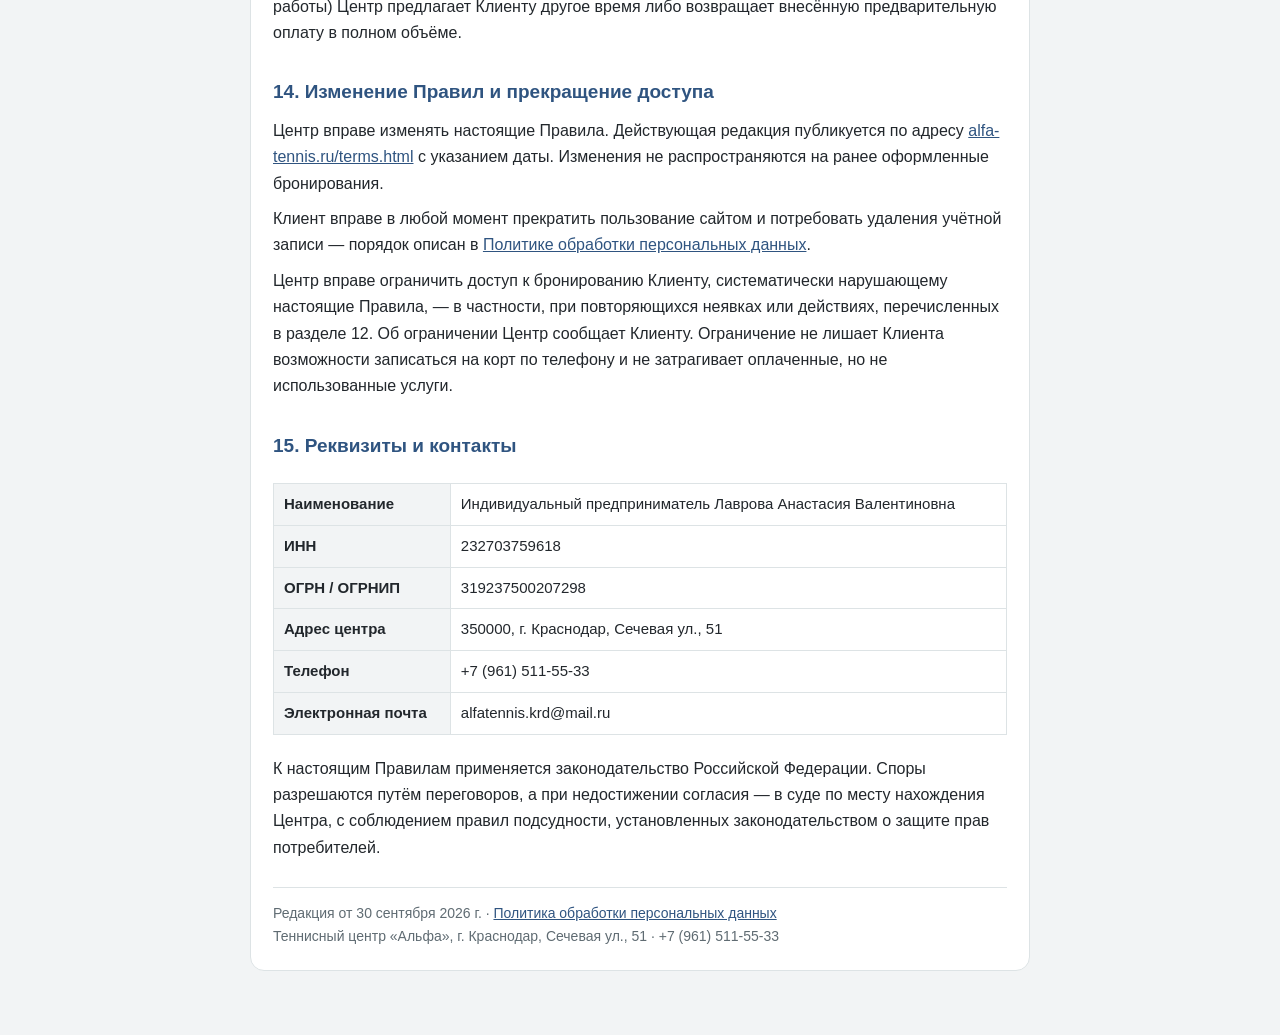
<file: terms.html>
<!DOCTYPE html>
<html lang="ru">
<head>
<meta charset="utf-8">
<meta name="viewport" content="width=device-width, initial-scale=1">
<!-- Как и политика: статическая страница без единого запроса наружу. -->
<meta http-equiv="Content-Security-Policy" content="default-src 'none'; base-uri 'none'; style-src 'self'; img-src 'self' data:; form-action 'none'">
<meta name="referrer" content="strict-origin-when-cross-origin">
<title>Правила бронирования и пользования сайтом — теннисный центр «Альфа»</title>
<meta name="description" content="Правила бронирования кортов теннисного центра «Альфа», Краснодар: запись, оплата, отмена, перенос, рейтинг посещений.">
<meta name="theme-color" content="#3F6CA3">
<link rel="stylesheet" href="css/terms.css?v=4c201a403e">
</head>
<body>
<header>
  <div class="in">
    <a href="/">← На главную</a>
    <h1>Правила бронирования и пользования сайтом</h1>
    <div class="sub">Теннисный центр «Альфа», Краснодар · редакция от 8 октября 2026 г.</div>
  </div>
</header>

<div class="wrap">
<main>

<!-- ВНИМАНИЕ ВЛАДЕЛЬЦУ: реквизиты в разделе 15 нужно заполнить
     настоящими данными юрлица или ИП до публикации. -->

<nav class="toc">
  <h2>Содержание</h2>
  <ol>
    <li><a href="#p1">Общие положения</a></li>
    <li><a href="#p2">Что предоставляет сайт</a></li>
    <li><a href="#p3">Учётная запись</a></li>
    <li><a href="#p4">Бронирование корта</a></li>
    <li><a href="#p5">Подтверждение бронирования</a></li>
    <li><a href="#p6">Стоимость и оплата</a></li>
    <li><a href="#p7">Отмена и перенос</a></li>
    <li><a href="#p8">Неявка и рейтинг посещений</a></li>
    <li><a href="#p9">Абонементы</a></li>
    <li><a href="#p10">Совместные тренировки и турниры</a></li>
    <li><a href="#p11">Аренда инвентаря</a></li>
    <li><a href="#p12">Что делать нельзя</a></li>
    <li><a href="#p13">Ответственность сторон</a></li>
    <li><a href="#p14">Изменение Правил и прекращение доступа</a></li>
    <li><a href="#p15">Реквизиты и контакты</a></li>
  </ol>
</nav>

<h2 id="p1">1. Общие положения</h2>
<p>Настоящие Правила регулируют отношения между теннисным центром «Альфа»
(далее — Центр) и физическим лицом, использующим сайт
<a href="https://alfa-tennis.ru">alfa-tennis.ru</a> и Telegram-бот Центра
(далее — Клиент), при бронировании кортов и получении услуг Центра.</p>
<p>Регистрация на сайте означает согласие Клиента с настоящими Правилами.
Правила действуют совместно с
<a href="/privacy.html">Политикой обработки персональных данных</a>.</p>
<p>Обращаем внимание: значения, зависящие от режима работы Центра (цена,
часы, сроки), приведены здесь по состоянию на дату редакции. Действующие
значения всегда показаны на самом сайте и в личном кабинете; при
расхождении верными считаются значения на сайте.</p>

<h2 id="p2">2. Что предоставляет сайт</h2>
<p>Сайт позволяет Клиенту:</p>
<ul>
  <li>видеть занятость кортов и бронировать свободное время;</li>
  <li>отменять и переносить свои бронирования в пределах, описанных ниже;</li>
  <li>вставать в лист ожидания на занятое время;</li>
  <li>записываться на совместные тренировки;</li>
  <li>видеть остаток абонемента и историю своих посещений;</li>
  <li>оставлять заявки на товары и услуги Центра.</li>
</ul>
<p>Пользование сайтом бесплатно. Платными являются услуги самого Центра —
аренда кортов, инвентаря и прочие услуги по прейскуранту.</p>

<h2 id="p3">3. Учётная запись</h2>
<p>Бронирование доступно зарегистрированным Клиентам. Регистрация возможна
двумя способами: по номеру телефона с паролем на сайте либо передачей номера
телефона Telegram-боту Центра.</p>
<ul>
  <li>Клиент указывает достоверные имя и номер телефона. По этому номеру Центр
      связывается с Клиентом по вопросам бронирования.</li>
  <li>Учётная запись создаётся на одного человека. Передавать доступ к ней
      третьим лицам не следует: все действия, совершённые под учётной записью,
      считаются совершёнными её владельцем.</li>
  <li>Новая учётная запись проверяется сотрудником Центра. До подтверждения
      бронирование недоступно.</li>
  <li>Учётную запись Клиента может завести сотрудник Центра, если Клиент
      обратился по телефону или лично. Войти в такую учётную запись Клиент
      сможет через Telegram либо получив пароль у администратора.</li>
  <li>Клиент отвечает за сохранность своего пароля. Если пароль стал известен
      посторонним, следует немедленно сменить его в личном кабинете либо
      сообщить в Центр.</li>
</ul>
<p>Учётные записи заводятся лицами, достигшими 18 лет. За несовершеннолетнего
бронирование оформляет родитель или иной законный представитель.</p>

<h2 id="p4">4. Бронирование корта</h2>
<div class="scroll">
<table>
  <tr><th>Часы работы</th><td>ежедневно, без выходных; график сезонный — действующие часы указаны на сайте Центра</td></tr>
  <tr><th>Шаг сетки</th><td>30 минут</td></tr>
  <tr><th>Минимальная бронь</th><td>30 минут</td></tr>
  <tr><th>Глубина записи</th><td>14 дней вперёд</td></tr>
  <tr><th>Одновременных броней</th><td>не более 2 действующих на одного Клиента</td></tr>
  <tr><th>Ночное время</th><td>с 21:00 до 08:00 — бронь с сайта принимается до 21:00 того же вечера, на раннее утро — до 21:00 накануне</td></tr>
</table>
</div>
<p>Значения в таблице Центр вправе изменять; действующие показываются на сайте
при выборе времени и в личном кабинете Клиента.</p>
<p>В ночное время администратора в Центре нет, Клиентов встречает дежурный
сотрудник, которому заранее передаётся список ночных броней. Поэтому после
срока, указанного в таблице, ночное время на сайте не бронируется и не
переносится на другое ночное время; записать на него может только
администратор по телефону. Продлить уже оформленную бронь и отменить её можно
на общих условиях (раздел 7).</p>
<p>Корты Центра равнозначны. Конкретный корт закрепляется за бронированием
автоматически; при длительной брони игра может продолжиться на соседнем корте,
о чём Клиент видит отметку при оформлении и в личном кабинете.</p>
<p>Бронирование считается оформленным с момента появления соответствующей записи
в личном кабинете Клиента со статусом «подтверждено».</p>

<h2 id="p5">5. Подтверждение бронирования</h2>
<p>Бронирования продолжительностью от 3 часов, а также бронирования Клиентов,
чей рейтинг посещений опустился до порогового значения (см. раздел 8),
подтверждаются сотрудником Центра.</p>
<ul>
  <li>До решения сотрудника выбранное время удерживается за Клиентом и другим
      Клиентам не предлагается.</li>
  <li>Удержание действует не более 6 часов с момента подачи и прекращается
      не позднее чем за 3 часа до начала игры. После этого время возвращается
      в общий доступ, о чём в личном кабинете появляется соответствующая отметка.</li>
  <li>Об отказе в подтверждении Центр сообщает Клиенту и по возможности
      предлагает другое время.</li>
</ul>

<h2 id="p6">6. Стоимость и оплата</h2>
<p>Стоимость аренды корта на дату настоящей редакции — <b>2300 ₽ за час</b>.
Центр вправе устанавливать пониженную стоимость на отдельные часы и дни;
действующая цена показывается при выборе времени и фиксируется в бронировании
на момент его создания. Последующее изменение прейскуранта ранее оформленные
бронирования не удорожает.</p>
<p><b>Оплата производится в Центре</b> — наличными, переводом или банковской картой через
терминал либо по QR-коду, при посещении.
Онлайн-оплата на сайте не производится, платёжные данные Клиента Центр не
запрашивает и не хранит.</p>
<p>Предварительная оплата может потребоваться в случае, описанном в разделе 8.
О ней Клиента предупреждает администратор по телефону.</p>

<h2 id="p7">7. Отмена и перенос</h2>
<p><b>Отмена.</b> Клиент вправе отменить своё бронирование в личном кабинете
в любой момент до начала игры. Отмена считается своевременной, если сделана
не позднее чем за <b>10 часов</b> до начала игры. Отмена, сделанная в течение
<b>30 минут</b> после оформления бронирования, своевременной считается всегда —
даже если до игры осталось меньше указанного срока.</p>
<p><b>Перенос.</b> Клиент вправе перенести бронирование на другое свободное время
<b>в пределах того же дня</b>, не более <b>3 раз</b> и не позднее чем за
<b>1 час</b> до начала игры. Стоимость пересчитывается по тарифу нового времени.</p>
<p><b>Изменение продолжительности.</b> При переносе Клиент вправе изменить и
продолжительность бронирования. Увеличить её самостоятельно можно, пока
бронирование короче <b>3 часов</b>; более долгое — по обращению к
администратору. Уменьшить продолжительность можно без последствий не позднее
чем за <b>5 часов</b> до начала игры либо в течение <b>30 минут</b> после
оформления бронирования; позже — со снижением рейтинга, как при отмене позже
установленного срока (раздел 8).</p>
<p><b>Продление во время игры.</b> С 1 часа до начала игры и до истечения
30 минут после её окончания Клиент вправе продлить бронирование на 30 минут
в личном кабинете — на том же корте, если следующее время свободно.
Продление после окончания игры охватывает уже сыгранное время.
Продление оплачивается на месте вместе с игрой и в число переносов не входит.</p>
<p>Перенос на другую дату выполняется отменой и новым бронированием либо
по обращению к администратору Центра.</p>

<h2 id="p8">8. Неявка и рейтинг посещений</h2>
<p>Корт, забронированный и не использованный без своевременной отмены, простаивает
и не может быть предложен другим Клиентам. Чтобы такие случаи оставались редкими,
Центр ведёт рейтинг посещений.</p>
<div class="scroll">
<table>
  <tr><th>Событие</th><th>Изменение рейтинга</th></tr>
  <tr><td>Начальное значение при регистрации</td><td>5,0</td></tr>
  <tr><td>Состоявшаяся игра</td><td>+0,05</td></tr>
  <tr><td>Отмена позже установленного срока</td><td>−0,5</td></tr>
  <tr><td>Уменьшение продолжительности позже чем за 5 часов до игры</td><td>−0,5</td></tr>
  <tr><td>Неявка без отмены</td><td>−1,0</td></tr>
</table>
</div>
<p>Рейтинг виден Клиенту в личном кабинете. При значении <b>3,5 и ниже</b>
бронирования Клиента перестают оформляться автоматически: они направляются
администратору, который связывается с Клиентом и вправе попросить
предварительную оплату. Доступ к бронированию при этом не прекращается.</p>
<p>Такой порядок сохраняется до тех пор, пока рейтинг Клиента не поднимется
до <b>4,0</b>. Возврата к автоматическому оформлению при простом превышении
значения 3,5 не происходит.</p>
<p>Неявку отмечает сотрудник Центра. Отметка может быть снята, если Клиент
не согласен с ней и обстоятельства это подтверждают: для этого достаточно
обратиться в Центр. Решение в любом случае принимает человек, а не система
(см. раздел 8 <a href="/privacy.html">Политики обработки персональных данных</a>).</p>

<h2 id="p9">9. Абонементы</h2>
<p>Центр вправе продавать абонементы — оплаченные заранее часы игры по
согласованной цене. Абонемент оформляется администратором Центра.</p>
<ul>
  <li>Часы списываются автоматически по факту состоявшихся игр.</li>
  <li>Абонемент может иметь срок действия; неиспользованные часы по его
      истечении сгорают. Срок сообщается при покупке и виден в личном кабинете.</li>
  <li>Если на момент игры часов не хватает, разница оплачивается на месте.</li>
  <li>Все операции по абонементу фиксируются и доступны Клиенту в личном кабинете.</li>
</ul>

<h2 id="p10">10. Совместные тренировки и турниры</h2>
<p>Центр может организовывать совместные тренировки и турниры с ограниченным
числом участников и записью через сайт.</p>
<ul>
  <li>Место закрепляется за Клиентом в порядке записи; при заполнении состава
      Клиент может встать в очередь и получает место при освобождении.</li>
  <li>Стоимость участия и порядок оплаты сообщаются при записи.</li>
  <li>Если к назначенному сроку состав не собран, Центр вправе отменить
      мероприятие, уведомив записавшихся.</li>
  <li>Для отдельных мероприятий может устанавливаться требование к игровому
      уровню участников.</li>
</ul>

<h2 id="p11">11. Аренда инвентаря</h2>
<p>Одновременно с бронированием корта Клиент может арендовать инвентарь Центра.
Стоимость на дату редакции: ракетка — 200 ₽ в час, корзина мячей — 500 ₽ в час.
Инвентарь выдаётся в Центре и подлежит возврату по окончании игры. Клиент
возмещает стоимость инвентаря, повреждённого или утраченного по его вине.</p>

<h2 id="p12">12. Что делать нельзя</h2>
<p>При пользовании сайтом не допускается:</p>
<ul>
  <li>указывать чужие или недостоверные имя и номер телефона;</li>
  <li>оформлять бронирования с целью их перепродажи;</li>
  <li>бронировать время без намерения его использовать, в том числе для того,
      чтобы оно не досталось другим;</li>
  <li>предпринимать попытки получить доступ к чужим учётным записям и данным;</li>
  <li>создавать автоматизированную нагрузку на сайт, мешающую его работе;</li>
  <li>размещать в комментариях к бронированию и в заявках оскорбительные,
      противоправные и рекламные материалы.</li>
</ul>

<h2 id="p13">13. Ответственность сторон</h2>
<p>Центр обязуется предоставить забронированный корт в оговорённое время
и в состоянии, пригодном для игры.</p>
<p>Центр не несёт ответственности за вред здоровью Клиента, наступивший
вследствие несоблюдения им техники безопасности, игры при наличии медицинских
противопоказаний или использования неподходящей обуви и экипировки. Клиент
самостоятельно оценивает состояние своего здоровья перед игрой.</p>
<p>Сайт предоставляется «как есть». Центр принимает разумные меры к его
бесперебойной работе, но не гарантирует отсутствие технических сбоев и перерывов,
в том числе вызванных работой сетей связи и сторонних сервисов. Если из-за
сбоя бронирование не оформилось или не отобразилось, вопрос решается обращением
в Центр по телефону — забронированное время за Клиентом сохраняется, если оно
было подтверждено.</p>
<p>При невозможности предоставить корт по вине Центра (авария, форс-мажор,
внеплановые работы) Центр предлагает Клиенту другое время либо возвращает
внесённую предварительную оплату в полном объёме.</p>

<h2 id="p14">14. Изменение Правил и прекращение доступа</h2>
<p>Центр вправе изменять настоящие Правила. Действующая редакция публикуется
по адресу <a href="https://alfa-tennis.ru/terms.html">alfa-tennis.ru/terms.html</a>
с указанием даты. Изменения не распространяются на ранее оформленные
бронирования.</p>
<p>Клиент вправе в любой момент прекратить пользование сайтом и потребовать
удаления учётной записи — порядок описан в
<a href="/privacy.html">Политике обработки персональных данных</a>.</p>
<p>Центр вправе ограничить доступ к бронированию Клиенту, систематически
нарушающему настоящие Правила, — в частности, при повторяющихся неявках или
действиях, перечисленных в разделе 12. Об ограничении Центр сообщает Клиенту.
Ограничение не лишает Клиента возможности записаться на корт по телефону
и не затрагивает оплаченные, но не использованные услуги.</p>

<h2 id="p15">15. Реквизиты и контакты</h2>
<div class="scroll">
<table>
  <tr><th>Наименование</th><td>Индивидуальный предприниматель Лаврова Анастасия Валентиновна</td></tr>
  <tr><th>ИНН</th><td>232703759618</td></tr>
  <tr><th>ОГРН / ОГРНИП</th><td>319237500207298</td></tr>
  <tr><th>Адрес центра</th><td>350000, г. Краснодар, Сечевая ул., 51</td></tr>
  <tr><th>Телефон</th><td>+7 (961) 511-55-33</td></tr>
  <tr><th>Электронная почта</th><td>alfatennis.krd@mail.ru</td></tr>
</table>
</div>
<p>К настоящим Правилам применяется законодательство Российской Федерации.
Споры разрешаются путём переговоров, а при недостижении согласия — в суде
по месту нахождения Центра, с соблюдением правил подсудности, установленных
законодательством о защите прав потребителей.</p>

<div class="meta">
  Редакция от 30 сентября 2026 г. · <a href="/privacy.html">Политика обработки персональных данных</a><br>
  Теннисный центр «Альфа», г. Краснодар, Сечевая ул., 51 · +7 (961) 511-55-33
</div>

</main>
</div>
</body>
</html>
</file>
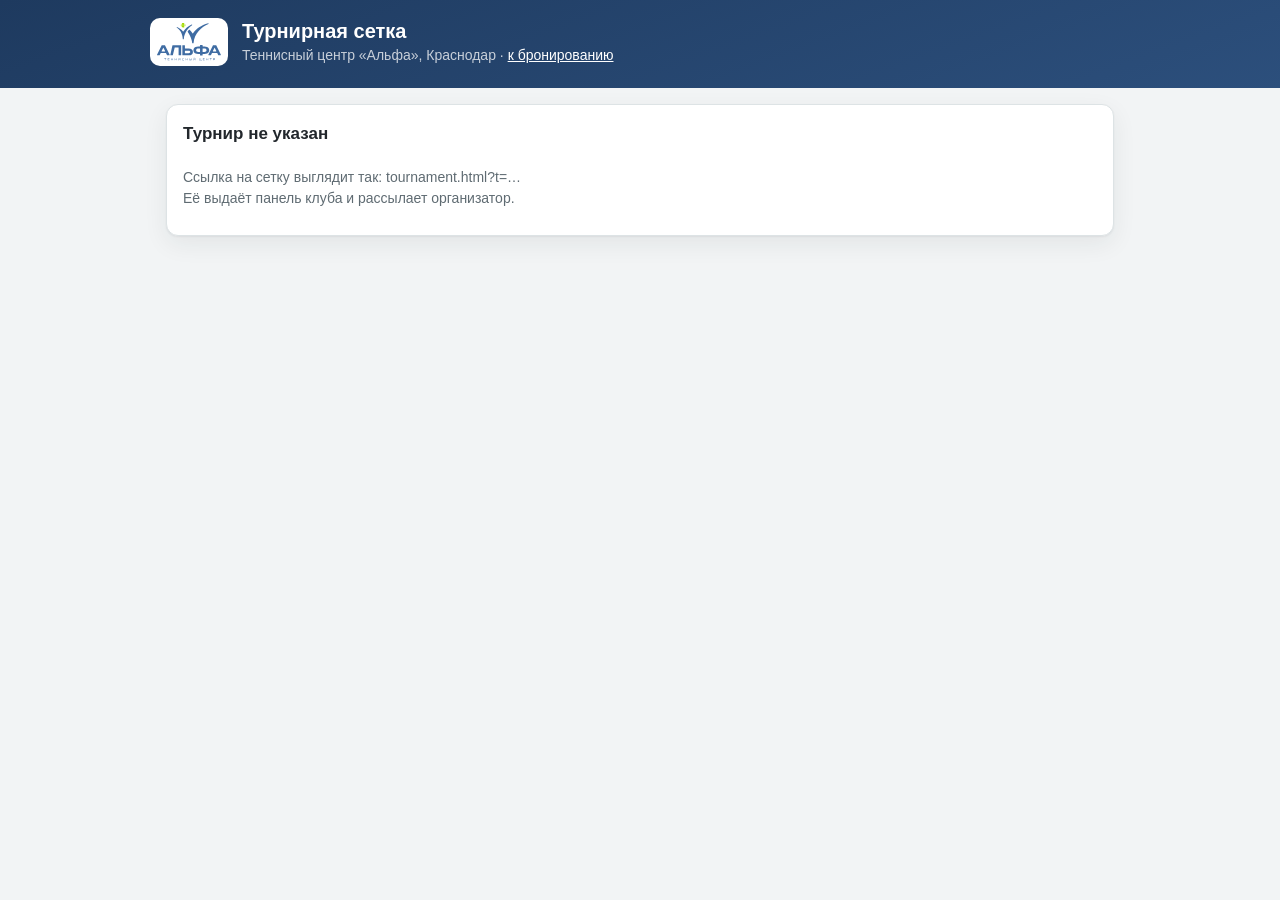
<file: tournament.html>
<!DOCTYPE html>
<html lang="ru">
<head>
<meta charset="utf-8">
<meta name="viewport" content="width=device-width, initial-scale=1">
<!-- Та же политика, что на остальных страницах, и по той же причине:
     заголовки ответа задаёт GitHub Pages, а не мы. Скрипт и стиль лежат
     в js/ и css/, поэтому без 'unsafe-inline': чужую разметку в странице
     браузер не выполнит. Локальный стенд подставляет свой адрес в
     connect-src сам, файл при этом не меняется (tools/dev-server.js). -->
<meta http-equiv="Content-Security-Policy" content="default-src 'none'; base-uri 'none'; script-src 'self'; style-src 'self'; img-src 'self' data:; connect-src https://api.alfa-tennis.ru; form-action 'none'">
<meta name="referrer" content="strict-origin-when-cross-origin">
<title>Турнирная сетка — теннисный центр «Альфа»</title>
<meta name="description" content="Турнирная сетка, группы и результаты матчей теннисного центра «Альфа», Краснодар.">
<link rel="icon" type="image/svg+xml" href="img/favicon.svg?v=cb42754a48">
<meta name="theme-color" content="#3F6CA3">
<link rel="stylesheet" href="css/tournament.css?v=228498b340">
</head>
<body>

<header class="hero noprint">
  <div class="hero-inner">
    <div class="logo"><img src="img/logo.svg?v=ae8bf22e85" alt="Логотип теннисного центра «Альфа»"></div>
    <div>
      <h1 id="heroTitle">Турнирная сетка</h1>
      <p class="sub">Теннисный центр «Альфа», Краснодар · <a href="index.html">к бронированию</a></p>
    </div>
  </div>
</header>

<main class="wrap" id="view">
  <div class="card"><div class="empty">Загружаем турнир…</div></div>
</main>

<div class="stage" id="stage" aria-hidden="true">
  <div class="stage-inner">
    <h2 id="stageTitle">Жеребьёвка</h2>
    <div class="sub" id="stageSub"></div>
    <div class="pots" id="pots"></div>
    <div class="drum" id="drum"></div>
    <div class="acts" id="stageActs"></div>
    <div class="seedline" id="seedLine"></div>
  </div>
</div>

<script src="js/tournament.js?v=96469b969a"></script>
</body>
</html>
</file>
<file: css/index.css>
/* Палитра снята прямо из вектора логотипа: #3F6CA3 у знака и надписи,
   #A4DB00 у мяча — это не подбор на глаз, а те же значения из файла.
   Золота в логотипе больше нет, и раньше `--gold` тянул две несовместимые
   роли сразу — призыв и предупреждение. Теперь это разные переменные:
   лайм зовёт (`--ball`), янтарь предупреждает (`--warn`). Звезда рейтинга
   осталась жёлтой намеренно: лаймовая звезда читается как ошибка. */
:root {
  --ink: #22272C;
  --ink-soft: #5F6B72;
  --line: #DDE3E5;
  --bg: #F2F4F5;
  --surface: #FFFFFF;

  --court: #3F6CA3;
  --court-dk: #2F5480;
  --court-tint: #E8F0F9;
  --court-line: #C6D9EE;

  --ball: #A4DB00;
  --ball-dk: #4C6600;
  --ball-tint: #F0F8D8;

  --warn: #C98A14;
  --warn-dk: #7A5410;
  --warn-tint: #FDF3DE;
  --warn-line: #EFDCB2;

  --star: #F0B429;

  --grass: #5C752F;
  --danger: #B23B3B;
  --danger-tint: #FBEDED;

  --radius: 12px;
  --shadow: 0 1px 2px rgba(34,39,44,.06), 0 8px 24px rgba(34,39,44,.07);
}

* { box-sizing: border-box; }
/* Любое правило вроде `display: flex` на элементе сильнее браузерного
   `[hidden] { display: none }`, и скрытый блок остаётся на экране.
   Закрываем это раз и навсегда для всей страницы. */
[hidden] { display: none !important; }
html, body { margin: 0; padding: 0; }
body {
  background: var(--bg); color: var(--ink);
  font: 16px/1.5 -apple-system, BlinkMacSystemFont, "Segoe UI", Roboto, "Helvetica Neue", Arial, sans-serif;
  -webkit-font-smoothing: antialiased;
  padding-bottom: 104px;
}
a { color: var(--court-dk); }
button { font: inherit; }
input, select, textarea { font: inherit; color: inherit; }

/* ---------- Шапка ---------- */
.hero { background: linear-gradient(160deg, #1E3A5F 0%, #2C4F7C 100%); color: #fff; padding: 20px 16px 24px; }
.hero-inner { max-width: 920px; margin: 0 auto; }
.hero-top { display: flex; align-items: center; gap: 14px; }
/* Вектор логотипа шире, чем выше (444×263), и в квадратной плашке
   давал бы белые поля сверху и снизу. Плашка под пропорции знака. */
.logo { width: 92px; height: 56px; border-radius: 12px; background: #fff; padding: 5px 8px; flex: 0 0 auto; }
.logo img { display: block; width: 100%; height: 100%; object-fit: contain; }
.hero h1 { margin: 0; font-size: 21px; line-height: 1.2; letter-spacing: -.01em; }
.hero .where { margin: 2px 0 0; font-size: 14px; color: rgba(255,255,255,.72); }
.hero-top .grow { flex: 1; }

/* Отдельной строкой на всю ширину: рядом с названием на телефоне фраза
   рвалась посередине — «4,9 · 64 / оценки на / Яндекс.Картах». */
.rating { display: flex; flex-wrap: wrap; align-items: center; gap: 5px; font-size: 14px; color: rgba(255,255,255,.85); margin-top: 12px; }
.rating .star { color: var(--star); }

.facts { display: flex; flex-wrap: wrap; gap: 8px; margin-top: 16px; }
.fact {
  background: rgba(255,255,255,.10); border: 1px solid rgba(255,255,255,.16);
  border-radius: 999px; padding: 6px 12px; font-size: 14px;
}
.fact b { font-weight: 600; }
.fact.accent { background: var(--ball); border-color: var(--ball); color: #2C3A08; }
.hero a { color: #fff; text-decoration: underline; text-underline-offset: 2px; }

/* Чем клуб хорош — читают до выбора времени, а не после, поэтому это
   в шапке, а не в подвале. */
.about { margin: 14px 0 0; font-size: 14px; color: rgba(255,255,255,.72); line-height: 1.45; }
.about .svc { display: block; margin-top: 4px; }

.who {
  appearance: none; border: 1px solid rgba(255,255,255,.28); background: rgba(255,255,255,.08);
  color: #fff; border-radius: 999px; padding: 8px 15px; cursor: pointer; white-space: nowrap;
}
.who:hover { background: rgba(255,255,255,.16); }

/* ---------- Навигация ---------- */
.nav { background: var(--surface); border-bottom: 1px solid var(--line); position: sticky; top: 0; z-index: 20; }
.nav-inner { max-width: 920px; margin: 0 auto; display: flex; gap: 2px; padding: 0 8px; overflow-x: auto; }
.nav button {
  appearance: none; background: none; border: 0; border-bottom: 2px solid transparent;
  padding: 13px 14px; cursor: pointer; color: var(--ink-soft); white-space: nowrap;
}
.nav button:hover { color: var(--ink); }
.nav button.on { color: var(--court-dk); border-bottom-color: var(--court); font-weight: 600; }
.nav .dot { background: var(--ball); color: #2C3A08; border-radius: 999px; font-size: 11px; padding: 1px 6px; margin-left: 5px; font-weight: 600; }

main { max-width: 920px; margin: 0 auto; padding: 0 12px; }
/* Заголовки разделов витрины: серым и тонким они терялись между
   карточками, и человек пролистывал каталог, не заметив, что начался
   новый раздел. */
.section-title { font-size: 13px; font-weight: 700; color: var(--ink); margin: 22px 4px 10px; text-transform: uppercase; letter-spacing: .05em; text-decoration: underline; text-underline-offset: 4px; text-decoration-thickness: 2px; }

.card { background: var(--surface); border: 1px solid var(--line); border-radius: var(--radius); box-shadow: var(--shadow); padding: 14px; margin-bottom: 12px; }
.card h2 { margin: 0 0 10px; font-size: 16px; }

.notice { margin: 14px 0 0; background: var(--warn-tint); border: 1px solid var(--warn-line); color: var(--warn-dk); border-radius: var(--radius); padding: 10px 14px; font-size: 14px; }
.notice.info { background: var(--court-tint); border-color: var(--court-line); color: var(--court-dk); }
.notice.t-note { white-space: pre-line; line-height: 1.45; }
.t-seek-head { margin-top: 10px; }
.empty { color: var(--ink-soft); font-size: 14px; padding: 4px 2px; }
/* Текст, написанный человеком строками (примечание к тренировке): без
   этого переносы склеиваются в сплошную строку. */
.pre { white-space: pre-line; }

/* ---------- Кнопки ---------- */
.btn { appearance: none; border: 0; border-radius: 10px; background: var(--court); color: #fff; font-weight: 600; padding: 11px 20px; cursor: pointer; }
.btn:hover { background: var(--court-dk); }
.btn:disabled { opacity: .5; cursor: default; }
.btn.sm { padding: 7px 13px; font-size: 14px; }
.btn.sec { background: #EDF0F1; color: var(--ink); }
.btn.sec:hover { background: #E2E7E9; }
.btn.danger { background: var(--danger); }
.btn.danger:hover { background: #96302F; }
.btn.ghost { background: transparent; color: var(--ink-soft); font-weight: 400; padding: 11px 8px; }
.btn.wide { width: 100%; }

.field { display: block; margin-bottom: 12px; }
.field span { display: block; font-size: 13px; color: var(--ink-soft); margin-bottom: 5px; }
.field input { width: 100%; border: 1px solid var(--line); border-radius: 10px; padding: 11px 12px; background: #fff; }
.field input:focus { outline: 2px solid var(--court-tint); border-color: var(--court); }
/* Глазок в поле пароля: кнопка поверх правого края, текст под неё не заходит. */
.pass-wrap { position: relative; }
.pass-wrap input { padding-right: 46px; }
.pass-eye { position: absolute; right: 4px; top: 50%; transform: translateY(-50%);
  width: 38px; height: 38px; border: 0; background: none; border-radius: 8px;
  display: flex; align-items: center; justify-content: center; cursor: pointer; color: var(--ink-soft); }
.pass-eye:hover { color: var(--court); }
.pass-eye:focus-visible { outline: 2px solid var(--court-tint); }
.pass-eye svg { width: 20px; height: 20px; }

.pill { display: inline-block; border-radius: 999px; padding: 2px 9px; font-size: 12px; border: 1px solid var(--line); }
.pill.ok { background: var(--court-tint); border-color: var(--court-line); color: var(--court-dk); }
.pill.wait { background: var(--warn-tint); border-color: var(--warn-line); color: var(--warn-dk); }
.pill.bad { background: var(--danger-tint); border-color: #EEC9C9; color: var(--danger); }
/* В составе турнира — кто ещё не сдал взнос. */
.t-unpaid { color: var(--danger); }
.pill.grey { background: #EFF2F3; color: var(--ink-soft); }

/* ---------- Дни ---------- */
.days { display: flex; gap: 8px; overflow-x: auto; padding: 4px 4px 10px; }
.day { flex: 0 0 auto; background: var(--surface); border: 1px solid var(--line); border-radius: var(--radius); padding: 9px 14px; cursor: pointer; text-align: center; min-width: 94px; }
.day:hover { border-color: var(--court); }
.day .d-label { font-size: 14px; font-weight: 600; white-space: nowrap; }
.day .d-free { font-size: 12px; color: var(--ink-soft); margin-top: 2px; white-space: nowrap; }
.day.active { background: var(--court); border-color: var(--court); color: #fff; }
.day.active .d-free { color: rgba(255,255,255,.82); }

/* ---------- Панель подбора ---------- */
.picker { background: var(--surface); border: 1px solid var(--line); border-radius: var(--radius); box-shadow: var(--shadow); padding: 14px; margin-bottom: 12px; }
.picker-row { display: flex; align-items: center; gap: 8px; flex-wrap: wrap; margin-bottom: 10px; }
.picker-row .lab { font-size: 14px; color: var(--ink-soft); }
.chips { display: inline-flex; gap: 8px; flex-wrap: wrap; }
.chip { appearance: none; border: 1px solid var(--line); background: #fff; border-radius: 999px; padding: 7px 14px; font-size: 14px; cursor: pointer; }
.chip:hover { border-color: var(--court); }
.chip.on { background: var(--court); border-color: var(--court); color: #fff; }
/* Незаполненная обязательная группа выбора: подпись краснеет ровно там,
   где нечего выбрано, а не общим сообщением поверх всей формы. */
.field.need > span { color: var(--danger); }
.field.need .chip { border-color: var(--danger); }
.toggle { display: inline-flex; align-items: center; gap: 6px; font-size: 14px; color: var(--ink-soft); cursor: pointer; }
/* Согласие на обработку данных. Галочка не проставлена заранее и стоит
   рядом с кнопкой: согласие должно быть действием человека, а не
   состоянием формы по умолчанию. */
.consent { display: flex; gap: 9px; align-items: flex-start; margin: 4px 0 14px;
  font-size: 13px; line-height: 1.45; color: var(--ink-soft); cursor: pointer; }
.consent input { margin: 2px 0 0; flex: 0 0 auto; width: 16px; height: 16px; }

/* Вариантов бывает три десятка — без ограничения высоты они отодвигают
   сетку кортов далеко за пределы экрана телефона. */
.opts { display: flex; flex-wrap: wrap; gap: 8px; max-height: 216px; overflow-y: auto; }
.opt { appearance: none; border: 1px solid var(--line); background: #fff; border-radius: 10px; padding: 8px 12px; text-align: left; line-height: 1.25; cursor: pointer; }
.opt:hover { border-color: var(--court); }
.opt.on { border-color: var(--court); background: var(--court-tint); }
.opt .o-time { display: block; font-weight: 600; font-size: 15px; }
.opt .o-court { display: block; font-size: 12px; color: var(--ink-soft); margin-top: 2px; white-space: nowrap; }
.opt.split .o-court { color: var(--warn-dk); }
/* Время, после которого останутся пустые полчаса: есть, но сейчас не записать. */
.opt.gap { border-style: dashed; }
.opt.gap .o-time { color: var(--ink-soft); }
.opt.gap .o-court { color: var(--warn-dk); white-space: normal; }
.opts-empty { font-size: 14px; color: var(--ink-soft); padding: 2px; }
.picker-foot { margin-top: 12px; display: flex; align-items: center; gap: 10px; flex-wrap: wrap; font-size: 14px; color: var(--ink-soft); }
.grid-hint { margin: 10px 4px 0; font-size: 13px; color: var(--ink-soft); }

/* ---------- Сетка ---------- */
/* overflow: clip, а не hidden — намеренно. `hidden` делает карточку
   собственной областью прокрутки, и `position: sticky` у шапки сетки
   начинает считать отступ от карточки, а не от окна: шапка встаёт на
   49 пикселей ниже своей строки и навсегда накрывает 05:00 и половину
   05:30. Именно это и видел владелец. `clip` обрезает так же, но
   области прокрутки не создаёт. */
.grid-card { background: var(--surface); border: 1px solid var(--line); border-radius: var(--radius); box-shadow: var(--shadow); overflow: clip; }

.grid { display: grid; }
.g-head { position: sticky; top: var(--nav-h, 53px); z-index: 3; background: var(--surface); border-bottom: 1px solid var(--line); padding: 10px 6px; font-size: 14px; font-weight: 600; text-align: center; }
.g-head.corner { z-index: 4; }
.g-head .g-sub { display: block; font-weight: 400; font-size: 12px; color: var(--ink-soft); }
/* Получас — 29 пикселей, а не 34: рабочий день клуба это сорок строк, и
   на телефоне сетка уезжала за экран сильнее, чем нужно. Меньше 28 уже
   не даёт попасть пальцем. */
.g-time { position: sticky; left: 0; z-index: 2; background: var(--surface); border-right: 1px solid var(--line); font-size: 12px; color: var(--ink-soft); padding: 0 8px; display: flex; align-items: center; justify-content: flex-end; height: 29px; }
.g-time.hour { color: var(--ink); font-weight: 600; }

.cell { height: 29px; border-bottom: 1px solid #EEF1F2; border-right: 1px solid #EEF1F2; position: relative; }
.cell.hour-line { border-top: 1px solid var(--line); }
.cell.free { background: var(--surface); cursor: pointer; }
/* Сетка выкладывается по строкам (время, корт 1, корт 2), поэтому
   соседи в DOM — это соседние корты, а не соседние получасы. Отделять
   прошедшее от свободного правилом «сосед сверху» тут нечем: полагаемся
   на заливку, её теперь хватает. */
.cell.free:hover { background: var(--court-tint); }
/* Занятое и постоянные брони держим заметно темнее фона: на дешёвой
   матрице и при боковом взгляде прежние светло-серые клетки сливались
   со свободными, и сетка читалась как пустая. */
.cell.busy { background: #C9D1D4; cursor: pointer; }
.cell.busy:hover { background: #BAC4C8; }
.cell.regular { background: repeating-linear-gradient(45deg, #C9D1D4 0 6px, #A9B9C6 6px 12px); cursor: pointer; }
/* Открытая тренировка — занято, но не чужое: сюда можно записаться,
   и клетка обязана отличаться от обычной брони с первого взгляда. */
.cell.openplay { background: var(--ball-tint); cursor: pointer; box-shadow: inset 3px 0 0 var(--ball); }
.cell.openplay:hover { background: #E7F4C4; }
.cell.openplay .tag { color: var(--ball-dk); font-weight: 600; }
.cell.closed { background: repeating-linear-gradient(45deg, #B3BCC0 0 6px, #A2ADB2 6px 12px); }
/* Турнир — не «закрыт»: на него записываются. Цвет корта, а не мяча:
   лаймом помечена тренировка, и два разных «сюда можно попасть» одного
   цвета читались бы одним и тем же. */
.cell.tournament { background: var(--court-tint); cursor: pointer; box-shadow: inset 3px 0 0 var(--court); }
.cell.tournament:hover { background: #DCE8F5; }
.cell.tournament .tag { color: var(--court-dk); font-weight: 600; }
/* Прошедшее время — ровный серый в полную силу. Прежний #F7F8F9 от
   белого «свободно» отличался на глаз едва-едва, и человек в клубе
   принимал закрытый хвост дня за свободный. Ощутимо темнее занятого
   (#C9D1D4) быть не должно: это не «занято», а «уже не бывает». */
.cell.past { background: #DFE4E7; cursor: default; border-bottom-color: #D2D9DC; border-right-color: #D2D9DC; }
/* Ночь после срока записи: корт пуст, но с сайта его уже не взять —
   администратора нет, и список ночи сторожу передан. Не «прошло» и не
   «занято»: оттенок того же серого с косой штриховкой, и клетка
   нажимается — объясняет, почему и куда звонить. */
.cell.nightoff { background: repeating-linear-gradient(135deg, #DFE4E7 0 6px, #D2D9E4 6px 12px); cursor: pointer; border-bottom-color: #D2D9DC; border-right-color: #D2D9DC; }
.cell.mine { background: var(--grass); }
.cell.sel { background: var(--court); }
.cell.sel:hover { background: var(--court-dk); }
/* Белая черта в месте перехода на соседний корт: видно, что бронь одна,
   но играть её придётся на двух кортах. */
.cell.sel.seg-break, .cell.mine.seg-break { box-shadow: inset 0 3px 0 #fff; }
/* Две тренировки подряд без разделителя читаются как одно окно на пять
   часов. Левая полоса при этом остаётся — она метит саму тренировку. */
.cell.openplay.seg-break { box-shadow: inset 3px 0 0 var(--ball), inset 0 2px 0 #fff; }
/* Название тренировки бывает длиннее колонки — на телефоне она ýже
   половины экрана. Обрезаем многоточием, иначе подпись выезжает на
   соседний корт. */
.cell .tag { position: absolute; left: 6px; top: 50%; transform: translateY(-50%); font-size: 11px; color: #55636A; pointer-events: none; white-space: nowrap; max-width: calc(100% - 12px); overflow: hidden; text-overflow: ellipsis; }
.cell.mine .tag { color: #fff; }

.legend { display: flex; flex-wrap: wrap; gap: 14px; margin: 12px 4px 0; font-size: 13px; color: var(--ink-soft); }
.legend span { display: inline-flex; align-items: center; gap: 6px; }
.sw { width: 14px; height: 14px; border-radius: 4px; border: 1px solid var(--line); display: inline-block; }
.sw.free { background: #fff; }
.sw.busy { background: #C9D1D4; }
.sw.regular { background: repeating-linear-gradient(45deg, #C9D1D4 0 4px, #A9B9C6 4px 8px); }
.sw.openplay { background: var(--ball-tint); box-shadow: inset 3px 0 0 var(--ball); }
.sw.closed { background: repeating-linear-gradient(45deg, #B3BCC0 0 4px, #A2ADB2 4px 8px); }
.sw.tournament { background: var(--court-tint); box-shadow: inset 3px 0 0 var(--court); }
.sw.mine { background: var(--grass); }
.sw.past { background: #DFE4E7; }
.sw.nightoff { background: repeating-linear-gradient(135deg, #DFE4E7 0 4px, #D2D9E4 4px 8px); }

/* ---------- Нижняя панель ---------- */
.bar { position: fixed; left: 0; right: 0; bottom: 0; z-index: 30; background: var(--surface); border-top: 1px solid var(--line); box-shadow: 0 -6px 24px rgba(34,39,44,.09); transform: translateY(110%); transition: transform .18s ease-out; }
.bar.show { transform: none; }
.bar-inner { max-width: 920px; margin: 0 auto; padding: 12px 16px; display: flex; align-items: center; gap: 14px; flex-wrap: wrap; }
.bar .info { flex: 1 1 210px; min-width: 0; }
.bar .info .t1 { font-weight: 600; }
.bar .info .t2 { font-size: 14px; color: var(--ink-soft); }
.bar .info .switch-note { color: var(--warn-dk); }
.bar .info .switch-note:empty { display: none; }
.bar .info .switch-note + .switch-note { margin-top: 2px; }

/* ---------- Рейтинг в кабинете ---------- */
.rating-box { display: flex; align-items: center; gap: 12px; border: 1px solid var(--line);
  border-radius: 10px; padding: 10px 12px; margin-bottom: 12px; }
.rating-box.low { border-color: var(--warn-line); background: var(--warn-tint); }
.ball-rating { width: 46px; height: 46px; flex: 0 0 auto; }
.rating-text .t1 { font-weight: 600; }
.rating-text .t2 { font-size: 13px; color: var(--ink-soft); margin-top: 2px; }

/* ---------- Мои брони ---------- */
.item { border: 1px solid var(--line); border-radius: 10px; padding: 12px; margin-bottom: 8px; }
.item.past { opacity: .72; }
.item .t1 { font-weight: 600; }
.item .t2 { font-size: 14px; color: var(--ink-soft); margin-top: 2px; }
.item .t3 { font-size: 13px; color: var(--warn-dk); margin-top: 4px; }
.item .acts { margin-top: 10px; display: flex; gap: 8px; flex-wrap: wrap; }

/* ---------- Модальные окна ---------- */
.backdrop { position: fixed; inset: 0; background: rgba(34,39,44,.5); display: none; align-items: center; justify-content: center; padding: 16px; z-index: 50; }
.backdrop.show { display: flex; }
.modal { background: var(--surface); border-radius: 14px; max-width: 420px; width: 100%; max-height: 90vh; overflow: auto; padding: 20px; }
.modal h3 { margin: 0 0 4px; font-size: 19px; }
.modal .m-sub { color: var(--ink-soft); font-size: 14px; margin-bottom: 16px; }
.modal .m-acts { display: flex; gap: 8px; flex-wrap: wrap; margin-top: 16px; }
/* Два состава тренировки рядом. На телефоне — друг под другом: по 160
   пикселей на колонку список не прочесть. */
.modal.wide { max-width: 860px; }
.rosters { display: grid; grid-template-columns: 1fr; gap: 12px; margin-top: 4px; }
@media (min-width: 720px) { .rosters { grid-template-columns: 1fr 1fr; } }
.roster { border: 1px solid var(--line); border-radius: var(--radius); padding: 14px; display: flex; flex-direction: column; min-width: 0; }
.roster.solo { border: 0; padding: 0; }
.roster.mine { border-color: var(--court); box-shadow: 0 0 0 2px var(--court-tint); }
.roster h4 { margin: 0 0 2px; font-size: 17px; }
.roster .r-sub { color: var(--ink-soft); font-size: 13px; margin-bottom: 10px; }
.roster .card { box-shadow: none; }
.roster .r-acts { margin-top: auto; padding-top: 4px; display: flex; gap: 8px; flex-wrap: wrap; }
.roster.solo .r-acts { margin-top: 16px; }
.summary.shared { margin-bottom: 12px; }
.tabs2 { display: flex; gap: 6px; margin-bottom: 16px; }
.tabs2 button { flex: 1; appearance: none; border: 1px solid var(--line); background: #fff; border-radius: 9px; padding: 9px; cursor: pointer; }
.tabs2 button.on { background: var(--court); border-color: var(--court); color: #fff; font-weight: 600; }

/* Код сверки при входе через Telegram: его читают глазами и сравнивают
   с сообщением бота, поэтому он крупный и с разрядкой. */
.tg-or { display: flex; align-items: center; gap: 10px; color: var(--ink-soft); font-size: 13px; margin: 16px 0 12px; }
.tg-or::before, .tg-or::after { content: ''; flex: 1; height: 1px; background: var(--line); }
.tg-code { font-size: 32px; font-weight: 700; letter-spacing: .22em; text-align: center;
  background: var(--court-tint); border-radius: 10px; padding: 14px 10px 14px 18px; margin: 14px 0; }
/* Команда для бота на случай, когда ссылка не доехала: её выделяют и
   копируют целиком, поэтому перенос по любому месту, а не по словам. */
.tg-cmd-note { margin-top: 10px; }
.tg-cmd { font-family: ui-monospace, Menlo, Consolas, monospace; font-size: 13px; user-select: all;
  background: #fff; border: 1px solid var(--warn-line); border-radius: 8px;
  padding: 8px 10px; margin: 6px 0 10px; word-break: break-all; }

.summary { background: var(--court-tint); border-radius: 10px; padding: 12px; margin-bottom: 14px; }
.summary .s-row { display: flex; justify-content: space-between; gap: 10px; font-size: 14px; padding: 2px 0; }
.summary .s-row.total { font-weight: 600; font-size: 16px; border-top: 1px solid var(--court-line); margin-top: 6px; padding-top: 8px; }
.rent { margin-bottom: 14px; }
.rent-head { font-weight: 600; font-size: 14px; margin-bottom: 8px; }
.gap-head { font-weight: 600; font-size: 14px; margin: 14px 0 8px; }
.rent-row { display: flex; align-items: center; justify-content: space-between; gap: 10px;
  border: 1px solid var(--line); border-radius: 10px; padding: 9px 11px; margin-bottom: 7px; }
.rent-row.on { border-color: var(--ball); background: var(--ball-tint); }
.rent-name b { display: block; font-size: 14px; font-weight: 600; }
.rent-name span { font-size: 12.5px; color: var(--ink-soft); }
.stepper { display: flex; align-items: center; gap: 4px; flex-shrink: 0; }
/* Кнопки крупные не для красоты: по ним попадают пальцем на телефоне,
   а промах здесь стоит лишней ракетки в счёте. */
.stepper-b { width: 34px; height: 34px; border: 1px solid var(--line); background: #fff;
  border-radius: 9px; font-size: 18px; line-height: 1; cursor: pointer; color: var(--ink); }
.stepper-b:active { background: var(--court-tint); }
.stepper-n { min-width: 22px; text-align: center; font-weight: 600; font-size: 15px; }
.rent-note { font-size: 12.5px; color: var(--ink-soft); margin-top: 2px; }

.toast { position: fixed; left: 50%; bottom: 104px; transform: translateX(-50%) translateY(12px); background: var(--ink); color: #fff; font-size: 14px; padding: 11px 17px; border-radius: 10px; opacity: 0; pointer-events: none; transition: opacity .15s, transform .15s; z-index: 60; max-width: 90vw; text-align: center; }
.toast.show { opacity: 1; transform: translateX(-50%); }

.state { padding: 40px 10px; text-align: center; color: var(--ink-soft); }

/* Главная */
.cta { background: var(--court); color: #fff; border-radius: var(--radius); padding: 18px 16px; margin-top: 18px; }
.cta h2 { margin: 0 0 4px; font-size: 19px; }
/* Цена и часы стоят здесь, у самой кнопки, теми же чипами, что и в
   шапке: там они были вторым экземпляром той же строки. */
.cta .facts { margin: 12px 0 0; }
.cta .fact.accent { font-size: 15px; padding: 7px 14px; }
.cta p { margin: 12px 0 14px; font-size: 14px; color: rgba(255,255,255,.82); line-height: 1.45; }
.cta .btn { background: var(--ball); color: #2C3A08; }
.cta .btn:hover { background: #93C400; }

/* Скидочные окна — отдельной плашкой над призывом, а не чипом внутри
   него: чипом они стояли в ряду с «2 крытых корта» и читались как ещё
   одна справка, а это единственная причина прийти днём в будни. Лайм
   берём мячовый — он на странице значит «сюда», и другого такого пятна
   на главной нет. Дни недели здесь обязательны: «1 600 ₽ 07:00–11:00»
   без них человек честно прочитает как «всегда». */
.promo { background: var(--ball); color: #2C3A08; border-radius: var(--radius); padding: 14px 16px; margin-top: 18px; }
.promo-head { font-size: 12px; font-weight: 700; letter-spacing: .08em; text-transform: uppercase; opacity: .72; }
.promo-row { display: flex; flex-wrap: wrap; align-items: baseline; gap: 4px 10px; margin-top: 8px; }
.promo-row + .promo-row { border-top: 1px solid rgba(44,58,8,.18); padding-top: 8px; }
.promo-price { font-size: 22px; font-weight: 700; line-height: 1.1; }
.promo-was { font-size: 14px; text-decoration: line-through; opacity: .6; }
.promo-when { flex: 1 1 100%; font-size: 15px; font-weight: 600; }
.promo-label { font-weight: 400; opacity: .78; }

/* Итоги тренировки — круговая таблица с корта. Узкая по своей природе:
   на телефоне она уезжает вбок внутри своей рамки, а страница при этом
   остаётся на месте. */
/* Рейтинг — турнирные очки сезона. Колонок столько, сколько турниров
   за сезон: на телефоне таблица уезжает вбок, имя держится слева. */
.card h2 .sub { font-weight: 400; font-size: 13px; color: var(--ink-soft); margin-left: 4px; }
.rating-pick { display: flex; gap: 8px; flex-wrap: wrap; margin-bottom: 8px; }
.rating-pick select, .rating-search {
  border: 1px solid var(--line); border-radius: 9px; padding: 8px 10px; background: var(--surface);
  max-width: 100%; }
.rating-search { width: 100%; margin: 10px 0 2px; }
.pts-wrap { overflow-x: auto; margin: 8px 0 4px; }
.pts { border-collapse: collapse; font-size: 14px; width: 100%; }
.pts th, .pts td { border-bottom: 1px solid var(--line); padding: 8px 6px; text-align: center; white-space: nowrap; }
.pts th { font-size: 12px; color: var(--ink-soft); font-weight: 600; }
.pts .pts-name { text-align: left; white-space: normal; min-width: 130px; }
.pts .pts-sum { font-weight: 700; }
.pts tbody tr { cursor: pointer; }
.pts tbody tr:hover td { background: var(--bg); }
.pts tr.me td { background: var(--ball-tint); font-weight: 600; }

.rt-wrap { overflow-x: auto; margin: 8px 0 4px; }
.rt { border-collapse: collapse; font-size: 13px; width: 100%; }
.rt th, .rt td { border: 1px solid var(--line); padding: 5px 6px; text-align: center; white-space: nowrap; }
.rt th { background: var(--bg); font-weight: 600; }
.rt .rt-name { text-align: left; white-space: normal; min-width: 140px; }
.rt .rt-self { background: #E6EAEC; }
.rt .rt-sum { font-weight: 600; }
.rt-note { font-size: 13px; color: var(--ink-soft); margin-top: 4px; white-space: pre-line; }
.ev { display: flex; gap: 12px; align-items: flex-start; border: 1px solid var(--line); border-radius: 10px; padding: 12px; margin-bottom: 8px; }
.ev-when { flex: 0 0 auto; text-align: center; min-width: 52px; }
.ev-when .d { font-size: 20px; font-weight: 600; line-height: 1.1; }
.ev-when .m { font-size: 12px; color: var(--ink-soft); text-transform: uppercase; }
.ev-what { min-width: 0; }
.ev-what .t1 { font-weight: 600; }
/* Описание турнира владелец пишет строками — место, условия, ссылка на
   регистрацию. Разбивку сохраняем: сплошным текстом объявление не
   читается. Переносы приходят с сервера, там же и вычищены. */
.ev-what .t2 { font-size: 14px; color: var(--ink-soft); margin-top: 3px; white-space: pre-line; }
.post { padding: 12px 0; border-bottom: 1px solid var(--line); }
.post:last-of-type { border-bottom: 0; }
.post-pic { border-radius: 10px; overflow: hidden; margin-bottom: 10px; max-width: 460px; }
.post-pic img { width: 100%; display: block; }
.post-when { font-size: 12px; color: var(--ink-soft); text-transform: uppercase; letter-spacing: .04em; }
.post-text { margin-top: 5px; font-size: 15px; line-height: 1.5; white-space: pre-line; }
.goods-grid { display: grid; grid-template-columns: repeat(auto-fill, minmax(170px, 1fr)); gap: 12px; }
.goods-card { border: 1px solid var(--line); border-radius: 10px; overflow: hidden; background: #fff; }
.goods-pic { aspect-ratio: 4 / 3; background: #fff; }
.goods-pic img { width: 100%; height: 100%; object-fit: cover; display: block; }
.goods-pic.no-pic { background: repeating-linear-gradient(45deg, #F2F4F5 0 8px, #E9EDEE 8px 16px); }
.goods-body { padding: 10px 11px 12px; }
.goods-body .t1 { font-weight: 600; font-size: 15px; line-height: 1.25; }
.goods-body .t-price { margin-top: 4px; font-weight: 600; color: var(--court-dk); }
.goods-body .t2 { margin-top: 5px; font-size: 13px; color: var(--ink-soft); line-height: 1.4; white-space: pre-line; }
.goods-body .btn { margin-top: 10px; }
/* Услуга со снимком: фотография слева, тарифы справа. Место под неё
   берётся у пустоты между названием тарифа и ценой — её там с избытком.
   Без фотографии раскладка прежняя, в одну колонку. */
.svc-item { display: grid; grid-template-columns: 112px minmax(0, 1fr); gap: 14px; align-items: start; padding-bottom: 4px; }
.svc-item.no-photo { grid-template-columns: minmax(0, 1fr); }
.svc-photo { width: 112px; aspect-ratio: 1; object-fit: cover; border-radius: 10px; border: 1px solid var(--line); display: block; cursor: zoom-in; }
@media (max-width: 560px) {
  .svc-item { grid-template-columns: 76px minmax(0, 1fr); gap: 10px; }
  .svc-photo { width: 76px; }
}
.svc-row { display: flex; justify-content: space-between; gap: 12px; align-items: baseline; padding: 7px 2px; border-bottom: 1px dashed var(--line); font-size: 15px; }
/* Название тарифа — тем же цветом и кеглем, что и всё остальное:
   приглушённым оно читалось хуже цены напротив, а строка «клубная —
   500 ₽» имеет смысл только целиком. Отступ слева и так показывает,
   что это вариант услуги, а не отдельная услуга. */
.svc-row.sub { padding-left: 14px; }
.svc-row:last-child { border-bottom: 0; }
.svc-row b { white-space: nowrap; }
.links { display: flex; flex-wrap: wrap; align-items: center; gap: 8px; margin-top: 12px; }
.links .or { color: var(--ink-soft); font-size: 14px; }
/* Кнопки-ссылки — «Записаться на услугу», «Открыть карту», «Позвонить» —
   синие: серые на белой карточке читались как текст, и что их можно
   нажать, было не видно (просьба 22.10.2026). */
.links .btn.sec { background: var(--court); color: #fff; }
.links .btn.sec:hover { background: var(--court-dk); }
footer { max-width: 920px; margin: 26px auto 0; padding: 0 16px; color: var(--ink-soft); font-size: 13px; }
footer a { color: var(--court-dk); }

@media (max-width: 520px) {
  .hero h1 { font-size: 18px; }
  .logo { width: 48px; height: 48px; }
  .cell, .g-time { height: 32px; }
}

/* Бывшие атрибуты style: политика безопасности запрещает встроенные стили */
.empty.cancel-note { padding: 0 0 10px; }
</file>
<file: css/admin.css>
/* Палитра снята прямо из вектора логотипа: #3F6CA3 у знака и надписи,
   #A4DB00 у мяча — это не подбор на глаз, а те же значения из файла.
   Золота в логотипе больше нет; янтарь остался только там, где он значит
   «требует внимания», и никогда не служит текстом на белом — контраст не
   проходит, поэтому для надписей взят тёмный оттенок --warn. */
:root {
  --ink: #22272C;
  --ink-soft: #5F6B72;
  --line: #DDE3E5;
  --bg: #F2F4F5;
  --surface: #FFFFFF;
  --accent: #3F6CA3;
  --accent-dark: #2F5480;
  --accent-tint: #E8F0F9;
  --accent-line: #C6D9EE;
  --busy: #E5E9EA;
  --warn: #7A5410;
  --warn-tint: #FDF3DE;
  --warn-line: #EFDCB2;
  --grass: #5C752F;
  --grass-tint: #EEF2E7;
  /* Счёт в турнирной крестовине: выигрыш зелёным, проигрыш красным.
     Оливковый --ball-dk читался как обычный текст. */
  --win: #159B45;
  --lose: #D4372F;
  --pass: #159B45;
  --pass-tint: #E7F6EC;
  --playin: #D9A400;
  --playin-tint: #FCF3D6;

  --ball: #A4DB00;
  --ball-dk: #4C6600;
  --ball-tint: #F0F8D8;
  --danger: #B23B3B;
  --danger-tint: #FBEDED;
  --radius: 12px;
  --shadow: 0 1px 2px rgba(34,39,44,.06), 0 8px 24px rgba(34,39,44,.07);
}
* { box-sizing: border-box; }
/* Любое правило вроде `.login { display: flex }` сильнее браузерного
   `[hidden] { display: none }`, и элемент с атрибутом hidden остаётся
   на экране. Закрываем это раз и навсегда для всей страницы. */
[hidden] { display: none !important; }
html, body { margin: 0; padding: 0; }
body {
  background: var(--bg); color: var(--ink);
  font: 15px/1.5 -apple-system, BlinkMacSystemFont, "Segoe UI", Roboto, "Helvetica Neue", Arial, sans-serif;
  -webkit-font-smoothing: antialiased;
}
button { font: inherit; }
input, select, textarea { font: inherit; color: inherit; }

/* ---------- Вход ---------- */
.login { min-height: 100vh; display: flex; align-items: center; justify-content: center; padding: 20px;
  background: linear-gradient(160deg, #1E3A5F 0%, #2C4F7C 100%); }
.login-logo { width: 72px; height: 72px; margin: 0 auto 14px; display: block; }
.login-card { background: var(--surface); border-radius: 16px; box-shadow: var(--shadow);
  padding: 28px 24px; max-width: 380px; width: 100%; text-align: center; }
.login-card h1 { margin: 0 0 4px; font-size: 21px; }
.login-card .who { margin: 0 0 18px; color: var(--ink-soft); font-size: 14px; }
/* Глазок в поле пароля: кнопка поверх правого края, текст под неё не заходит. */
.pass-wrap { position: relative; margin-bottom: 12px; }
.pass-wrap input { padding-right: 36px; }
.pass-eye { position: absolute; right: 2px; top: 50%; transform: translateY(-50%);
  width: 30px; height: 30px; border: 0; background: none; border-radius: 6px; padding: 0;
  display: flex; align-items: center; justify-content: center; cursor: pointer; color: var(--ink-soft); }
.pass-eye:hover { color: var(--accent); }
.pass-eye:focus-visible { outline: 2px solid var(--accent); }
.pass-eye svg { width: 18px; height: 18px; }
.login-note { background: var(--warn-tint); border: 1px solid var(--warn-line); color: var(--warn);
  border-radius: 10px; padding: 10px 12px; font-size: 13px; text-align: left; margin-bottom: 16px; }

/* ---------- Каркас ---------- */
.topbar { background: linear-gradient(160deg, #1E3A5F 0%, #2C4F7C 100%); color: #fff; padding: 12px 16px; }
.topbar-inner { max-width: 1080px; margin: 0 auto; display: flex; align-items: center; gap: 12px; flex-wrap: wrap; }
/* Под пропорции вектора (444×263): в квадрате знак ужимался бы
   до трети высоты плашки и терял читаемость. */
.topbar .logo { width: 56px; height: 34px; border-radius: 8px; background: #fff; padding: 3px 5px; flex: 0 0 auto; }
.topbar .logo img { display: block; width: 100%; height: 100%; object-fit: contain; }
.topbar .title { font-weight: 600; }
.topbar .spacer { flex: 1; }
.badge-demo { background: rgba(255,255,255,.16); border: 1px solid rgba(255,255,255,.22);
  border-radius: 999px; padding: 3px 10px; font-size: 12px; }
.link-out { background: none; border: 0; color: rgba(255,255,255,.8); cursor: pointer; text-decoration: underline; padding: 0; }

.tabs { background: var(--surface); border-bottom: 1px solid var(--line); position: sticky; top: 0; z-index: 20; }
.tabs-inner { max-width: 1080px; margin: 0 auto; display: flex; gap: 2px; overflow-x: auto; padding: 0 8px; }
.tab { appearance: none; background: none; border: 0; border-bottom: 2px solid transparent;
  padding: 12px 14px; cursor: pointer; white-space: nowrap; color: var(--ink-soft); }
.tab:hover { color: var(--ink); }
.tab.on { color: var(--accent-dark); border-bottom-color: var(--accent); font-weight: 600; }
.tab .cnt { background: var(--warn); color: #fff; border-radius: 999px; font-size: 11px;
  padding: 1px 6px; margin-left: 5px; vertical-align: 1px; }

main { max-width: 1080px; margin: 0 auto; padding: 14px 12px 60px; }
.card { background: var(--surface); border: 1px solid var(--line); border-radius: var(--radius);
  box-shadow: var(--shadow); padding: 14px; margin-bottom: 12px; }
.card h2 { margin: 0 0 10px; font-size: 16px; }
.card h2 .sub { font-weight: 400; color: var(--ink-soft); font-size: 13px; margin-left: 6px; }
.muted { color: var(--ink-soft); }
.empty { color: var(--ink-soft); font-size: 14px; padding: 6px 2px; }

.btn { appearance: none; border: 0; border-radius: 9px; background: var(--accent); color: #fff;
  font-weight: 600; padding: 9px 16px; cursor: pointer; }
.btn:hover { background: var(--accent-dark); }
.btn.sm { padding: 6px 12px; font-size: 14px; }
.btn.sec { background: #eef1ef; color: var(--ink); }
.btn.sec:hover { background: #e3e8e5; }
.btn.danger { background: var(--danger); }
.btn.danger:hover { background: #97302f; }
.btn:disabled { opacity: .5; cursor: default; }
/* Ссылка в виде кнопки — «Позвонить»: у <a> свои подчёркивание и цвет. */
a.btn { display: inline-block; text-decoration: none; }
a.btn.sec:visited { color: var(--ink); }

.row { display: flex; gap: 8px; align-items: center; flex-wrap: wrap; }
.field { display: block; margin-bottom: 10px; }
.field span { display: block; font-size: 13px; color: var(--ink-soft); margin-bottom: 4px; }
.field input, .field select, .field textarea {
  width: 100%; border: 1px solid var(--line); border-radius: 9px; padding: 9px 11px; background: #fff;
}
.field input:focus, .field select:focus, .field textarea:focus { outline: 2px solid var(--accent-tint); border-color: var(--accent); }
.grid2 { display: grid; grid-template-columns: 1fr 1fr; gap: 10px; }

/* ---------- Навигация по дням ---------- */
.daynav { display: flex; align-items: center; gap: 8px; margin-bottom: 12px; flex-wrap: wrap; }
.daynav .date { font-weight: 600; font-size: 17px; min-width: 190px; }
/* Кнопка календаря. Сам input лежит под иконкой прозрачным: так у
   браузеров, где showPicker недоступен, клик всё равно открывает их
   собственный календарь. */
.daypick { position: relative; display: inline-flex; align-items: center; justify-content: center;
  width: 36px; height: 36px; border: 1px solid var(--line); border-radius: 9px; background: #fff; cursor: pointer; }
.daypick:hover { border-color: var(--accent); }
.daypick input { position: absolute; inset: 0; width: 100%; height: 100%; opacity: 0; cursor: pointer; border: 0; padding: 0; }
.daypick-icon { font-size: 16px; line-height: 1; pointer-events: none; }
.span-toggle { display: inline-flex; gap: 4px; margin-left: auto; }
.span-toggle .nav-btn { width: auto; padding: 0 12px; font-size: 14px; }
.span-toggle .nav-btn.on { background: var(--accent); border-color: var(--accent); color: #fff; font-weight: 600; }

/* Неделя: прокрутка внутри карточки, иначе липкая шапка считает отступ
   от окна и уезжает вместе с лентой. Высота ограничена по той же
   причине — sticky нужен контейнер выше содержимого. */
.week-card { padding: 0; overflow: auto; max-height: 76vh; }
.grid.week .g-head { top: 30px; }
.grid.week .g-day { position: sticky; top: 0; z-index: 6; background: var(--surface);
  border-bottom: 1px solid var(--line); padding: 6px 4px; font-size: 13px; font-weight: 600;
  text-align: center; white-space: nowrap; }
.grid.week .g-day.today { color: var(--accent); }
.grid.week .g-time { position: sticky; left: 0; z-index: 4; background: var(--surface); }
.grid.week .g-head.corner, .grid.week .g-day.corner { left: 0; z-index: 7; }
/* Граница между днями: без неё четырнадцать колонок читаются как один
   бесконечный день. */
.grid.week .day-edge { border-left: 2px solid var(--line); }
/* В недельной клетке строки ниже, а шрифт мельче: иначе семь дней не
   помещаются даже на большом экране. */
.grid.week .blk { font-size: 11px; padding: 2px 5px; margin: 1px 2px; }
.grid.week .blk .b-n { font-size: 11px; }
.nav-btn { appearance: none; border: 1px solid var(--line); background: #fff; border-radius: 9px;
  width: 36px; height: 36px; cursor: pointer; }
.nav-btn:hover { border-color: var(--accent); }

.daystat { display: flex; gap: 16px; flex-wrap: wrap; font-size: 14px; color: var(--ink-soft); margin-bottom: 10px; }
.daystat b { color: var(--ink); }

/* ---------- Сетка дня ---------- */
.grid { display: grid; position: relative; }
.g-head { position: sticky; top: var(--nav-h, 45px); z-index: 5; background: var(--surface);
  border-bottom: 1px solid var(--line); padding: 8px 4px; font-size: 14px; font-weight: 600; text-align: center; }
.g-time { border-right: 1px solid var(--line); font-size: 12px; color: var(--ink-soft);
  padding-right: 8px; display: flex; align-items: center; justify-content: flex-end; }
.g-time.hour { color: var(--ink); font-weight: 600; }
.g-free { border-bottom: 1px solid #eef1ef; border-right: 1px solid #eef1ef; cursor: pointer; background: #fff; }
.g-free:hover { background: var(--accent-tint); }
/* Прошедшее время — тот же серый, что и на клиентской странице. Прежний
   #f7f8f7 от белого отличался едва различимо, и вчерашний хвост дня
   выглядел свободным. Заливка светлее любой брони: это не «занято», а
   «уже не бывает», и брони поверх неё должны читаться по-прежнему. */
.g-free.past { background: #DFE4E7; cursor: default;
  border-bottom-color: #D2D9DC; border-right-color: #D2D9DC; }
.g-free.past:hover { background: #DFE4E7; }

/* Заливки заметно плотнее прежних пастельных: на дешёвой матрице и при
   боковом взгляде занятые клетки сливались с белой сеткой, и день
   читался как пустой. Полоса слева тоже шире — она несёт цвет серии. */
.blk { border-radius: 8px; margin: 1px 3px; padding: 4px 7px; overflow: hidden; cursor: pointer;
  font-size: 12px; line-height: 1.25; border-left: 4px solid var(--accent); background: #DCEAF8; }
.blk:hover { filter: brightness(.97); }
.blk .b-t { font-weight: 600; }
.blk .b-n { color: var(--ink-soft); }
/* Состав тренировки прямо в клетке: ради «кто записан» не должно
   приходиться открывать вкладку и искать окно в списке. */
.blk .b-x { color: var(--ink-soft); font-size: 12px; line-height: 1.35; margin-top: 2px; }
.blk.pending { border-left-color: var(--warn); background: var(--warn-tint); }
.blk.series { border-left-color: var(--grass); background: #DFEACB; }
/* Открытая тренировка — не чужая бронь: на неё ещё идёт набор, и
   отличать её в сетке взглядом важнее, чем экономить один цвет. */
.blk.openplay { border-left-color: var(--ball-dk); background: var(--ball-tint); }
/* Цвет постоянной брони. Набор закрытый и проверен на контраст один раз:
   произвольная палитра рано или поздно даёт жёлтое по жёлтому или цвет,
   неотличимый от «закрыто на техработы». Два тона на цвет: полоса слева
   и заливка. Гостю на сайте цвета не показываются вовсе. */
.c-grass { --sc: #5C752F; --sct: #D3E3B5; }
/* «Синий» темнее и насыщеннее обычной брони (#DCEAF8): прежний #C4D9F0
   стоял к ней вплотную, и смена путала постоянную бронь с разовой
   (04.11.2026). Синим он остаться должен — так он назван в легенде. */
.c-court { --sc: #243F8F; --sct: #A6BDEA; }
.c-gold  { --sc: #B08900; --sct: #F4DF97; }
.c-plum  { --sc: #7A4E7F; --sct: #DDC7E0; }
.c-coral { --sc: #B0503C; --sct: #F0C7BC; }
.c-teal  { --sc: #2F7268; --sct: #BFDBD6; }
.c-slate { --sc: #5A6570; --sct: #CDD5DA; }
.blk.series[class*=" c-"] { border-left-color: var(--sc); background: var(--sct); }

/* Кнопка фильтра по цвету: квадратик того же тона перед подписью. Без
   него в ряду «Детская группа · Тренер · Корпоративные» не понять, о
   каком цвете речь, а подписи владелец даёт свои. */
.btn.chip::before { content: ''; display: inline-block; width: 10px; height: 10px;
  border-radius: 3px; margin-right: 6px; vertical-align: -1px;
  background: var(--sct); border: 1px solid var(--sc); }

.swatches { display: flex; gap: 8px; flex-wrap: wrap; margin-top: 10px; }
.swatch { width: 30px; height: 30px; border-radius: 8px; cursor: pointer; padding: 0;
  background: var(--sct); border: 2px solid var(--sc); box-shadow: inset 0 0 0 2px #fff; }
.swatch.on { box-shadow: inset 0 0 0 2px #fff, 0 0 0 2px var(--ink); }
/* Строка легенды: квадратик, подпись, счётчик помеченных броней. */
.legend-row { display: flex; align-items: center; gap: 10px; margin-top: 8px; }
.legend-row .swatch { flex: none; cursor: default; display: inline-block; }
.legend-row .t3 { flex: none; min-width: 24px; text-align: right; }
.blk.done { border-left-color: #9aa7a0; background: #E3E7E5; color: var(--ink-soft); }

/* Перетаскивание. Курсор-крестик обещает возможность заранее — иначе о
   ней никто не узнает, а прежний диалог никуда не делся. */
.blk.movable { cursor: grab; }
.blk.movable:active { cursor: grabbing; }
.blk.dragging { opacity: .35; }
/* Призрак в целевой клетке: показывает и куда встанет бронь, и что
   именно там окажется — время и корт подписаны прямо в нём. */
.blk.drag-ghost { pointer-events: none; z-index: 8; display: flex; align-items: center; justify-content: center;
  border: 2px dashed var(--accent); border-left-width: 2px; background: var(--accent-tint);
  color: var(--accent); font-weight: 600; font-size: 12px; text-align: center; }
.blk.drag-ghost.bad { border-color: var(--danger); background: var(--danger-tint); color: var(--danger); }
.blk.noshow { border-left-color: var(--danger); background: var(--danger-tint); }
.blk.closed { border-left-color: #7b857f; background: repeating-linear-gradient(45deg, #cdd5d1 0 6px, #bfc9c4 6px 12px); }

/* ---------- Списки ---------- */
.item { border: 1px solid var(--line); border-radius: 10px; padding: 11px 12px; margin-bottom: 8px; }
.item.hl { border-color: var(--warn-line); background: var(--warn-tint); }
/* Куда именно перешли из сетки: без пометки на длинном списке дня
   приходится искать глазами то самое окно. */
.item.flash { border-color: var(--accent); box-shadow: 0 0 0 3px var(--accent-tint); }
/* Выбор из нескольких раскладок: строка целиком — кнопка. Радио тут
   читалось бы хуже: у каждого варианта две строки текста. */
.item.pick { cursor: pointer; }
.item.pick.on { border-color: var(--accent); box-shadow: 0 0 0 2px var(--accent-tint); }
.item .t1 { font-weight: 600; }
.item .t2 { font-size: 13px; color: var(--ink-soft); margin-top: 2px; }
/* Подсказка «похоже, тот же человек» — заметнее серой строки, но не тревога. */
.item .twin-line { font-size: 13px; color: var(--warn); font-weight: 600; margin-top: 4px; }
.merge-found { font-size: 14px; margin: 4px 0 10px; }
.merge-found li { margin: 2px 0; }
.merge-stop { color: var(--warn); font-weight: 600; font-size: 14px; margin: 6px 0; }
/* Текст, написанный человеком строками, — описание турнира и подобное:
   разбивку сохраняем, иначе абзацы склеиваются в сплошную строку. */
.pre { white-space: pre-line; }
.item .acts { margin-top: 9px; display: flex; gap: 8px; flex-wrap: wrap; }
.acts { margin-top: 9px; display: flex; gap: 8px; flex-wrap: wrap; }
.section-title { font-size: 13px; font-weight: 600; color: var(--ink-soft);
  margin: 18px 4px 8px; text-transform: uppercase; letter-spacing: .05em; }
.item.past { opacity: .68; }
/* Участник турнира в составе без взноса: та же красная, что у плашки. */
.item.t-unpaid { border-color: #eec9c9; background: var(--danger-tint); }
.item.t-unpaid > .t1 { color: var(--danger); }

.alarm { background: var(--danger-tint, #fbeaea); border: 1px solid #e3b4b4; color: #8d2f2f;
  border-radius: var(--radius); padding: 12px 14px; margin-bottom: 12px; font-size: 14px; }
.alarm .t2 { margin-top: 5px; font-size: 13px; color: #8d2f2f; opacity: .85; }

/* Каталог */
.group { font-size: 12px; font-weight: 600; text-transform: uppercase; letter-spacing: .05em;
  color: var(--ink-soft); margin: 14px 2px 7px; }
.goods { display: flex; gap: 12px; align-items: flex-start; }
.goods-text { min-width: 0; }
.thumb { flex: 0 0 auto; width: 62px; height: 62px; border-radius: 9px; border: 1px solid var(--line);
  overflow: hidden; background: #fff; }
.thumb.big { width: 120px; height: 120px; margin-bottom: 8px; }
.thumb img { width: 100%; height: 100%; object-fit: cover; display: block; }
.thumb.empty-thumb { background: repeating-linear-gradient(45deg, #F2F4F5 0 6px, #EAEDEE 6px 12px); }
/* Аренда в форме записи: позиции рядом, а не столбиком — их обычно
   две-три, и форма и так длинная. */
.inv-row { display: grid; grid-template-columns: repeat(auto-fit, minmax(140px, 1fr)); gap: 0 10px; }
/* Раздельная оплата: способ, сумма и «остаток сюда» одной строкой.
   Счёт внизу краснеет при переборе и зеленеет, когда сошлось, — у стойки
   на него смотрят, а не пересчитывают в уме. */
.split-row { display: grid; grid-template-columns: 1fr 110px auto; gap: 8px; align-items: center; margin-bottom: 8px; }
.split-row input { width: 100%; border: 1px solid var(--line); border-radius: 9px; padding: 8px 10px; text-align: right; }
.split-sum { margin: 10px 0 4px; padding: 10px 12px; border-radius: 9px; background: var(--bg); font-weight: 600; }
.split-sum.ok { background: var(--pass-tint); color: var(--pass); }
.split-sum.bad { background: var(--danger-tint); color: var(--danger); }
/* Остаток знаков под полем с пределом: предупредить до того, как
   дописать уже нельзя. */
.field-hint { font-size: 12px; color: var(--ink-soft); margin: -6px 0 10px; text-align: right; }
.field-hint.full { color: var(--warn); font-weight: 600; }
.field-label { font-size: 13px; color: var(--ink-soft); margin-bottom: 4px; }
.opt-row { display: flex; gap: 8px; margin-bottom: 6px; }
.opt-row input:first-child { flex: 1; }
.opt-row input:last-child { width: 96px; }
.opt-row input { border: 1px solid var(--line); border-radius: 9px; padding: 8px 10px; }

/* Длинный список внутри карточки: за смену событий набегает несколько
   десятков, и полотном они выдавливают всё остальное со вкладки. */
.scroller { max-height: 46vh; overflow-y: auto; overscroll-behavior: contain; padding: 2px; }
.scroller .item:last-child { margin-bottom: 0; }

.pill { display: inline-block; border-radius: 999px; padding: 2px 9px; font-size: 12px; border: 1px solid var(--line); }
.pill.ok { background: var(--accent-tint); border-color: var(--accent-line); color: var(--accent-dark); }
.pill.wait { background: var(--warn-tint); border-color: var(--warn-line); color: var(--warn); }
.pill.bad { background: var(--danger-tint); border-color: #eec9c9; color: var(--danger); }
.pill.grey { background: #f0f2f1; color: var(--ink-soft); }

/* ---------- Статистика ---------- */
.kpis { display: grid; grid-template-columns: repeat(auto-fit, minmax(150px, 1fr)); gap: 10px; margin-bottom: 14px; }
.kpi { border: 1px solid var(--line); border-radius: 10px; padding: 11px 13px; }
.kpi .v { font-size: 22px; font-weight: 600; }
.kpi .l { font-size: 13px; color: var(--ink-soft); }
/* Загрузка по часам. Слева поле под шкалу, сверху — под цифру над
   столбцом в 100%. */
.chart { margin-top: 8px; }
.chart-readout { font-size: 14px; min-height: 20px; margin-bottom: 18px; color: var(--ink); }
.chart-plot { position: relative; height: 180px; margin-left: 38px; }
.chart-grid { position: absolute; left: 0; right: 0; border-top: 1px solid var(--line); }
.chart-tick { position: absolute; right: 100%; margin-right: 6px; transform: translateY(-50%);
  font-size: 11px; color: var(--ink-soft); white-space: nowrap; }
.chart-avg { position: absolute; left: 0; right: 0; border-top: 2px dashed var(--ink); pointer-events: none; }
.bars { position: absolute; inset: 0; display: flex; align-items: flex-end; gap: 3px; z-index: 1; }
.bar-col { flex: 1; height: 100%; display: flex; align-items: flex-end; cursor: pointer; border-radius: 3px 3px 0 0; }
.bar-col.on { background: var(--accent-tint); }
.bar { position: relative; width: 100%; background: var(--accent); border-radius: 3px 3px 0 0; }
.bar-col.on .bar { background: var(--accent-dark); }
/* Янтарь в палитре значит «требует внимания» — здесь это он и есть:
   пустой час. Зелёный читался как «всё хорошо». */
.bar.low { background: #E0B354; }
.bar-col.on .bar.low { background: #C4952F; }
.bar-val { position: absolute; bottom: 100%; left: 50%; transform: translateX(-50%); margin-bottom: 2px;
  font-size: 10px; color: var(--ink-soft); white-space: nowrap; }
.bar-lbs { display: flex; gap: 3px; margin-left: 38px; margin-top: 4px; }
.bar-lb { flex: 1; text-align: center; font-size: 11px; color: var(--ink-soft); }
.chart-legend { display: flex; flex-wrap: wrap; gap: 6px 16px; margin-top: 12px; font-size: 13px; color: var(--ink-soft); }
.chart-legend .lg { display: inline-flex; align-items: center; gap: 6px; }
.chart-legend .sw { display: inline-block; width: 12px; height: 12px; border-radius: 3px; background: var(--accent); }
.chart-legend .sw.low { background: #E0B354; }
.chart-legend .sw.avg { width: 16px; height: 0; border-radius: 0; background: none; border-top: 2px dashed var(--ink); }
.chart-note { font-size: 13px; color: var(--ink-soft); margin-top: 6px; }
/* На узком экране цифры над столбцами не помещаются — их заменяет
   строка над графиком по нажатию. */
@media (max-width: 640px) {
  .bar-val { display: none; }
  .bar-lb.odd { visibility: hidden; }
  .chart-readout { margin-bottom: 8px; }
}

table.tbl { width: 100%; border-collapse: collapse; font-size: 14px; }
table.tbl th { text-align: left; font-weight: 600; color: var(--ink-soft); font-size: 13px;
  padding: 6px 8px; border-bottom: 1px solid var(--line); }
table.tbl td { padding: 8px; border-bottom: 1px solid #eef1ef; }
/* Снявшийся с турнира остаётся в таблице: его сыгранное уже вошло в очки
   соперников. Но он больше не участник, и выглядеть должен иначе. */
table.tbl tr.off td { color: var(--ink-soft); text-decoration: line-through; }

/* ---------- Турниры ---------- */
/* Крестовина группы. На телефоне уезжает вбок, а не ломается: шестнадцать
   столбцов в экран не влезают никак. */
.cross-wrap { overflow-x: auto; }
table.cross th, table.cross td { text-align: center; padding: 6px 4px; }
table.cross th.who, table.cross td.who { text-align: left; white-space: nowrap; }
table.cross.pairs th.who, table.cross.pairs td.who { white-space: normal; min-width: 150px; }
table.cross th.pl, table.cross td.pl { width: 30px; color: var(--ink-soft); }
table.cross th.sc, table.cross td.sc { min-width: 56px; font-variant-numeric: tabular-nums; }
table.cross td.sc.hit { cursor: pointer; }
/* Строка зачёта очков — нажатием правится перенос. */
table.tbl tr.hit { cursor: pointer; }
table.tbl tr.hit:hover td { background: var(--accent-tint); }
table.cross td.sc.hit:hover { background: var(--accent-tint); }
table.cross td.sc.self {
  background: repeating-linear-gradient(-45deg, #F3F5F4 0 5px, #E8ECEA 5px 10px);
}
table.cross .w { color: var(--win); font-weight: 700; }
table.cross .l { color: var(--lose); }
/* Выходящие в плей-офф: заливка плюс полоса слева, иначе её не видно. */
table.cross tr.up td { background: var(--pass-tint); }
table.cross tr.up td.pl:first-child { box-shadow: inset 3px 0 0 var(--pass); }
table.cross tr.pi td { background: var(--playin-tint); }
table.cross tr.pi td.pl:first-child { box-shadow: inset 3px 0 0 var(--playin); }
table.cross th.agg, table.cross td.agg { white-space: nowrap; color: var(--ink-soft); font-size: 13px; }
.diff { font-weight: 700; }
.diff.plus { color: var(--win); }
.diff.minus { color: var(--lose); }
.diff.zero { color: var(--ink-soft); }
.medal { font-size: 17px; margin-right: 4px; }
table.cross .pend { color: var(--line); }
table.cross .who .sub { font-weight: 400; font-size: 12px; color: var(--ink-soft); }
table.cross td.pts { background: #F7F9F8; }
.score-row { display: flex; align-items: center; gap: 8px; }
.score-row input { width: 72px; text-align: center; }
.score-sep { color: var(--ink-soft); }
.picklist { max-height: 300px; overflow: auto; margin: 8px 0; }
.picklist .item { cursor: pointer; }
/* Игрок пары — своей строкой под именем пары: у каждого свой телефон,
   уровень и взнос. */
.pair-line { margin: 4px 0 2px; padding-left: 10px; border-left: 2px solid var(--line); }
.pair-line .acts { margin-top: 2px; }
.picklist .item:hover { background: #f4f7f5; }

/* ---------- Модальное окно ---------- */
.backdrop { position: fixed; inset: 0; background: rgba(22,33,28,.45); display: none;
  align-items: center; justify-content: center; padding: 16px; z-index: 50; }
.backdrop.show { display: flex; }
.modal { background: var(--surface); border-radius: 14px; max-width: 440px; width: 100%;
  max-height: 90vh; overflow: auto; padding: 18px; }
.modal h3 { margin: 0 0 3px; font-size: 18px; }
.modal .m-sub { color: var(--ink-soft); font-size: 14px; margin-bottom: 14px; }
.modal .m-acts { display: flex; gap: 8px; flex-wrap: wrap; margin-top: 14px; }

.toast { position: fixed; left: 50%; bottom: 24px; transform: translateX(-50%) translateY(12px);
  background: var(--ink); color: #fff; font-size: 14px; padding: 10px 16px; border-radius: 10px;
  opacity: 0; pointer-events: none; transition: opacity .15s, transform .15s; z-index: 60; }
.toast.show { opacity: 1; transform: translateX(-50%); }

/* ---------- Мини-календарь выбора дней для печати ---------- */
.mcal { margin: 10px 0 6px; }
.mcal-head { display: flex; align-items: center; justify-content: space-between; margin-bottom: 6px; }
.mcal-title { font-weight: 600; text-transform: capitalize; }
.mcal-grid { display: grid; grid-template-columns: repeat(7, 1fr); gap: 3px; }
.mcal-wd { text-align: center; font-size: 12px; color: var(--ink-soft); padding: 2px 0; }
.mcal-day { appearance: none; border: 1px solid var(--line); background: var(--surface); border-radius: 8px;
  padding: 7px 0; font: inherit; font-size: 14px; cursor: pointer; }
.mcal-day:hover { border-color: var(--accent); }
.mcal-day.out { color: #aab4b0; }
.mcal-day.today { font-weight: 700; }
.mcal-day.in { background: var(--accent-tint); border-color: var(--accent-tint); }
.mcal-day.edge { background: var(--accent); border-color: var(--accent); color: #fff; }
.mcal-sum { font-size: 14px; margin-top: 8px; }

/* ---------- Таблица тренировки ---------- */
/* Круговая сетка — та же, что на бумажном листе: строки в порядке
   записи, клетка со счётом геймов, справа очки и место. Живёт и на
   экране, и на печати, поэтому стили общие. */
.rt-wrap { overflow-x: auto; margin: 8px 0 4px; }
.rt { border-collapse: collapse; font-size: 13px; width: 100%; }
.rt th, .rt td { border: 1px solid var(--line); padding: 5px 6px; text-align: center; white-space: nowrap; }
.rt th { background: #f4f7f5; font-weight: 600; }
.rt .rt-name { text-align: left; white-space: normal; min-width: 150px; }
.rt .rt-self { background: #e7ebe9; }
.rt .rt-sum { font-weight: 600; }
.rt-note { font-size: 13px; color: var(--ink-soft); margin-top: 4px; white-space: pre-line; }

/* Печать существует ради одного листа: таблицы, которую кладут на
   планшетку и заполняют ручкой. Поэтому на бумагу уходит только
   #printArea, а панель прячется целиком — распечатанная вкладка с
   кнопками не нужна никому. */
#printArea { display: none; }
@media print {
  /* Без этого браузер печатает сетку без заливки, и занятое не
     отличить от свободного — а ради этого лист и печатают. */
  .pr-week, .pr-week * { -webkit-print-color-adjust: exact; print-color-adjust: exact; }
  .pr-week .pr-head { margin-bottom: 4px; }
  .pr-week .pr-head h2 { font-size: 14px; }
  .pr-week .pr-head .pr-sub { font-size: 10px; }
  /* Липкие заголовки экрана на бумаге съезжают поверх сетки. */
  .pr-week .grid.week .g-day, .pr-week .grid.week .g-head, .pr-week .grid.week .g-time {
    position: static; }
  .pr-week .grid.week .g-day { font-size: 10px; padding: 2px 0; }
  .pr-week .grid.week .g-head { font-size: 8px; padding: 1px 0; }
  .pr-week .grid.week .g-time { font-size: 8px; line-height: 1; }
  .pr-week .grid.week .blk { font-size: 7.5px; line-height: 1.15; padding: 1px 2px; margin: .3mm .4mm;
    border-radius: 3px; border-left-width: 2px; }
  .pr-week .grid.week .blk .b-n { font-size: 7.5px; }
  .pr-week .g-free { border-bottom-color: #d9dfdc; border-right-color: #d9dfdc; }
  body { background: #fff; }
  .topbar, .tabs, #view, .backdrop, .toast, #login { display: none !important; }
  #printArea { display: block !important; padding: 0; }
  .pr-head { margin-bottom: 10px; }
  .pr-head h2 { margin: 0 0 2px; font-size: 17px; }
  .pr-head .pr-sub { font-size: 13px; color: #444; }
  /* Лист тренировки — альбомный A4 целиком. Клетки крупные: в пустую
     таблицу на корте пишут ручкой. Восемь участников — предел таблицы
     (`MAX_TABLE`), под него и посчитана высота строки. Без
     print-color-adjust браузер выкидывает заливку, и диагональ «сам с
     собой» печаталась белой — в неё вписывали счёт. */
  .pr-op, .pr-op * { -webkit-print-color-adjust: exact; print-color-adjust: exact; }
  .pr-op .pr-head h2 { font-size: 24px; }
  .pr-op .pr-head .pr-sub { font-size: 15px; }
  .pr-op .rt-wrap { overflow: visible; }
  .pr-op .rt { font-size: 17px; table-layout: fixed; }
  .pr-op .rt th, .pr-op .rt td { border: 1.5px solid #222; padding: 0 6px; }
  .pr-op .rt th { height: 10mm; background: #e6e6e6; font-size: 15px; }
  .pr-op .rt td { height: 16mm; font-size: 18px; }
  .pr-op .rt.few td { height: 24mm; }
  .pr-op .rt .rt-name { width: 30%; min-width: 0; }
  .pr-op .rt .rt-self { background: #9a9a9a; }
  .pr-op .rt .rt-sum { width: 9%; }
  /* Пустые строки под парные довески: на листе их дописывают от руки,
     и место под них надо оставить заранее. */
  .pr-lines { margin-top: 12px; font-size: 13px; }
  .pr-lines div { border-bottom: 1px solid #999; height: 26px; margin-top: 10px; }
}

@media (max-width: 560px) {
  .grid2 { grid-template-columns: 1fr; }
  .daynav .date { min-width: 0; font-size: 16px; }
}

/* Бывшие атрибуты style: политика безопасности запрещает встроенные стили.
   Селекторы по id и составные — чтобы перебить остальные правила, как
   перебивал атрибут. */
#loginPhone { width: 100%; margin-bottom: 8px; }
#loginPass, #loginBtn { width: 100%; }
#newPass, #newPassBtn, #newPassOut { width: 100%; }
#newPassOut { margin-top: 8px; }
.item.temp-pass { text-align: center; font-size: 22px; letter-spacing: 1px; }
.goods-text .t2.news-when { display: inline; }
.goods-text .t2.news-text { white-space: pre-line; }
</file>
<file: css/privacy.css>
:root {
  --ink: #22272C;
  --ink-soft: #5F6B72;
  --line: #DDE3E5;
  --bg: #F2F4F5;
  --surface: #FFFFFF;
  --court: #3F6CA3;
  --court-dk: #2F5480;
  --court-tint: #E8F0F9;
  --court-line: #C6D9EE;
}
* { box-sizing: border-box; }
body {
  margin: 0;
  padding: 0 16px 64px;
  background: var(--bg);
  color: var(--ink);
  font: 16px/1.65 -apple-system, BlinkMacSystemFont, 'Segoe UI', Roboto, Arial, sans-serif;
}
.wrap { max-width: 780px; margin: 0 auto; }
header {
  background: var(--court); color: #fff;
  margin: 0 -16px 26px; padding: 26px 16px 22px;
}
header .in { max-width: 780px; margin: 0 auto; }
header a { color: #fff; opacity: .85; text-decoration: none; font-size: 14px; }
header a:hover { opacity: 1; text-decoration: underline; }
h1 { font-size: 26px; line-height: 1.25; margin: 10px 0 6px; }
.sub { opacity: .85; font-size: 14px; }
main { background: var(--surface); border: 1px solid var(--line); border-radius: 14px; padding: 22px; }
h2 { font-size: 19px; margin: 30px 0 10px; color: var(--court-dk); scroll-margin-top: 16px; }
p, li { margin: 9px 0; }
ul, ol { padding-left: 22px; }
.toc { background: var(--bg); border: 1px solid var(--line); border-radius: 10px; padding: 14px 18px; margin: 0 0 8px; }
.toc h2 { margin: 0 0 8px; font-size: 16px; }
.toc ol { margin: 0; padding-left: 20px; font-size: 15px; }
.toc li { margin: 3px 0; }
.note {
  background: var(--court-tint); border: 1px solid var(--court-line);
  border-radius: 10px; padding: 13px 15px; margin: 16px 0;
}
.meta { color: var(--ink-soft); font-size: 14px; margin-top: 26px; border-top: 1px solid var(--line); padding-top: 14px; }
table { border-collapse: collapse; width: 100%; margin: 12px 0; font-size: 15px; }
th, td { border: 1px solid var(--line); padding: 8px 10px; text-align: left; vertical-align: top; }
th { background: var(--bg); font-weight: 600; }
.scroll { overflow-x: auto; }
a { color: var(--court-dk); }

/* Бывшие атрибуты style: политика безопасности запрещает встроенные стили */
.note p.flush-top { margin-top: 0; }
.note p.flush-bottom { margin-bottom: 0; }
</file>
<file: css/terms.css>
:root {
  --ink: #22272C;
  --ink-soft: #5F6B72;
  --line: #DDE3E5;
  --bg: #F2F4F5;
  --surface: #FFFFFF;
  --court: #3F6CA3;
  --court-dk: #2F5480;
  --court-tint: #E8F0F9;
  --court-line: #C6D9EE;
}
* { box-sizing: border-box; }
body {
  margin: 0;
  padding: 0 16px 64px;
  background: var(--bg);
  color: var(--ink);
  font: 16px/1.65 -apple-system, BlinkMacSystemFont, 'Segoe UI', Roboto, Arial, sans-serif;
}
.wrap { max-width: 780px; margin: 0 auto; }
header {
  background: var(--court); color: #fff;
  margin: 0 -16px 26px; padding: 26px 16px 22px;
}
header .in { max-width: 780px; margin: 0 auto; }
header a { color: #fff; opacity: .85; text-decoration: none; font-size: 14px; }
header a:hover { opacity: 1; text-decoration: underline; }
h1 { font-size: 26px; line-height: 1.25; margin: 10px 0 6px; }
.sub { opacity: .85; font-size: 14px; }
main { background: var(--surface); border: 1px solid var(--line); border-radius: 14px; padding: 22px; }
h2 { font-size: 19px; margin: 30px 0 10px; color: var(--court-dk); scroll-margin-top: 16px; }
p, li { margin: 9px 0; }
ul, ol { padding-left: 22px; }
.toc { background: var(--bg); border: 1px solid var(--line); border-radius: 10px; padding: 14px 18px; margin: 0 0 8px; }
.toc h2 { margin: 0 0 8px; font-size: 16px; }
.toc ol { margin: 0; padding-left: 20px; font-size: 15px; }
.toc li { margin: 3px 0; }
.note {
  background: var(--court-tint); border: 1px solid var(--court-line);
  border-radius: 10px; padding: 13px 15px; margin: 16px 0;
}
.meta { color: var(--ink-soft); font-size: 14px; margin-top: 26px; border-top: 1px solid var(--line); padding-top: 14px; }
table { border-collapse: collapse; width: 100%; margin: 12px 0; font-size: 15px; }
th, td { border: 1px solid var(--line); padding: 8px 10px; text-align: left; vertical-align: top; }
th { background: var(--bg); font-weight: 600; }
.scroll { overflow-x: auto; }
a { color: var(--court-dk); }
</file>
<file: css/tournament.css>
/* Палитра та же, что на клиентской странице: сетка — продолжение сайта,
   а не отдельный продукт. */
:root {
  --ink: #22272C;
  --ink-soft: #5F6B72;
  --line: #DDE3E5;
  --bg: #F2F4F5;
  --surface: #FFFFFF;

  --court: #3F6CA3;
  --court-dk: #2F5480;
  --court-tint: #E8F0F9;
  --court-line: #C6D9EE;

  --ball: #A4DB00;
  --ball-dk: #4C6600;
  --ball-tint: #F0F8D8;

  /* Счёт в крестовине: выигрыш зелёным, проигрыш красным. Оливковый
     --ball-dk тут не работал — он тёмный и читался как «просто текст». */
  --win: #159B45;
  --lose: #D4372F;
  --pass: #159B45;
  --pass-tint: #E7F6EC;
  --playin: #D9A400;
  --playin-tint: #FCF3D6;

  --warn: #C98A14;
  --warn-tint: #FDF3DE;
  --danger: #B23B3B;

  --radius: 12px;
  --shadow: 0 1px 2px rgba(34,39,44,.06), 0 8px 24px rgba(34,39,44,.07);
}

* { box-sizing: border-box; }
[hidden] { display: none !important; }
html, body { margin: 0; padding: 0; }
body {
  background: var(--bg); color: var(--ink);
  font: 16px/1.5 -apple-system, BlinkMacSystemFont, "Segoe UI", Roboto, "Helvetica Neue", Arial, sans-serif;
  -webkit-font-smoothing: antialiased;
}
a { color: var(--court-dk); }
button { font: inherit; }

.wrap { max-width: 980px; margin: 0 auto; padding: 0 16px 48px; }

.hero { background: linear-gradient(160deg, #1E3A5F 0%, #2C4F7C 100%); color: #fff; padding: 18px 16px 22px; }
.hero-inner { max-width: 980px; margin: 0 auto; display: flex; align-items: center; gap: 14px; }
.logo { width: 78px; height: 48px; border-radius: 10px; background: #fff; padding: 4px 7px; flex: 0 0 auto; }
.logo img { display: block; width: 100%; height: 100%; object-fit: contain; }
.hero h1 { margin: 0; font-size: 20px; line-height: 1.2; }
.hero .sub { margin: 2px 0 0; font-size: 14px; color: rgba(255,255,255,.75); }
.hero a { color: #fff; }

.card {
  background: var(--surface); border: 1px solid var(--line); border-radius: var(--radius);
  box-shadow: var(--shadow); padding: 16px; margin-top: 16px;
}
.card h2 { margin: 0 0 10px; font-size: 17px; }
.card h2 .tag { font-weight: 400; font-size: 14px; color: var(--ink-soft); }

.pill { display: inline-block; border-radius: 999px; padding: 2px 9px; font-size: 13px; }
.pill.ok { background: var(--ball-tint); color: var(--ball-dk); }
.pill.wait { background: var(--warn-tint); color: var(--warn); }
.pill.grey { background: #EEF1F2; color: var(--ink-soft); }
.pill.me { background: var(--court-tint); color: var(--court-dk); }
/* В составе — кто ещё не сдал взнос. */
.t-unpaid { color: var(--danger); }

.meta { color: var(--ink-soft); font-size: 14px; }
.t-note { margin-top: 6px; }
.t-note summary { cursor: pointer; color: var(--ink-soft); font-size: 14px; }
.t-note .meta { white-space: pre-line; line-height: 1.45; margin-top: 6px; }
.empty { color: var(--ink-soft); font-size: 14px; padding: 10px 0; }

.acts { display: flex; flex-wrap: wrap; gap: 8px; margin-top: 12px; }
.btn {
  appearance: none; border: 0; border-radius: 999px; padding: 9px 16px; cursor: pointer;
  background: var(--court); color: #fff;
}
.btn:hover { background: var(--court-dk); }
.btn.sec { background: var(--court-tint); color: var(--court-dk); }
.btn.sec:hover { background: var(--court-line); }

/* ---------- Таблицы групп ---------- */
.scroll { overflow-x: auto; }
table { width: 100%; border-collapse: collapse; font-size: 14px; min-width: 460px; }
th { text-align: left; font-weight: 600; color: var(--ink-soft); font-size: 13px;
  padding: 6px 8px; border-bottom: 1px solid var(--line); white-space: nowrap; }
td { padding: 8px; border-bottom: 1px solid #EEF1F2; }
/* Выходящие в плей-офф. Бледной заливки было мало — её попросту не
   замечали, поэтому к фону добавлена полоса слева. */
tr.up td { background: var(--pass-tint); }
tr.up td:first-child { box-shadow: inset 3px 0 0 var(--pass); }
tr.pi td { background: var(--playin-tint); }
tr.pi td:first-child { box-shadow: inset 3px 0 0 var(--playin); }
tr.off td { color: var(--ink-soft); text-decoration: line-through; }
tr.mine td b { color: var(--court-dk); }

/* ---------- Крестовина группы ---------- */
table.cross { min-width: 0; }
table.cross th, table.cross td { text-align: center; padding: 6px 4px; }
table.cross th.who, table.cross td.who { text-align: left; white-space: nowrap; padding-left: 8px; }
table.cross th.pl, table.cross td.pl { width: 30px; color: var(--ink-soft); }
/* Номер строки — он же подпись столбца: 1–4 по обеим осям. */
table.cross th.n, table.cross td.n { width: 26px; color: var(--ink-soft); font-weight: 600; }
table.cross th.sc, table.cross td.sc { min-width: 54px; font-variant-numeric: tabular-nums; }
/* Клетка «сам с собой» — заштрихована, как в бумажных протоколах. */
table.cross td.sc.self {
  background: repeating-linear-gradient(-45deg, #F2F4F5 0 5px, #E7EBEC 5px 10px);
}
table.cross .w { color: var(--win); font-weight: 700; }
table.cross .l { color: var(--lose); }
table.cross .pend { color: var(--line); }
table.cross .who .sub { font-weight: 400; font-size: 12px; color: var(--ink-soft); }
table.cross td.pts { background: #F7F9F8; }
table.cross th.agg, table.cross td.agg { white-space: nowrap; color: var(--ink-soft); font-size: 13px; }
.diff { font-weight: 700; }
.diff.plus { color: var(--win); }
.diff.minus { color: var(--lose); }
.diff.zero { color: var(--ink-soft); }
/* Пара в одну строку не помещается — имена переносятся по косой черте. */
table.cross.pairs th.who, table.cross.pairs td.who { white-space: normal; min-width: 150px; }
/* Очки сезона у сеяного — в скобках после имени. */
table.cross .seedpts { color: var(--ink-soft); font-size: 13px; font-variant-numeric: tabular-nums; }

/* ---------- Матчи ---------- */
.match {
  display: flex; align-items: center; gap: 10px; flex-wrap: wrap;
  padding: 8px 0; border-bottom: 1px solid #EEF1F2;
}
.match:last-child { border-bottom: 0; }
.match .who { flex: 1; min-width: 200px; }
.match .win { font-weight: 600; }
.match .score { font-variant-numeric: tabular-nums; color: var(--ink-soft); }
.medal { font-size: 18px; margin-right: 4px; }
.round-title { font-size: 13px; color: var(--ink-soft); margin-top: 14px; text-transform: lowercase; }

/* Сетка плей-офф колонками по кругам — всегда в ширину карточки, без
   прокрутки вбок (просьба 04.11.2026: сетка на 16 уезжала за край, а
   ползунок прятал финал). Колонки делят ширину поровну, длинное имя
   обрезается многоточием, полное — во всплывающей подсказке. */
.bracket { display: flex; gap: 10px; padding-bottom: 6px; }
.bracket .col { min-width: 0; flex: 1 1 0; display: flex; flex-direction: column; }
/* Матч круга — посередине между своей парой из прошлого круга: у всех
   колонок одна высота, и space-around ставит k-й из n матчей на
   (k + ½)/n высоты. Зазор — полями у клетки, а не gap: gap в эту долю
   не входит, и первый круг уезжал бы от остальных на ползазора. */
.bracket .col-body { flex: 1; display: flex; flex-direction: column; justify-content: space-around; }
.bracket .col-body > .slot { margin: 5px 0; }
.bracket .col h3 { margin: 0 0 4px; font-size: 13px; font-weight: 600; color: var(--ink-soft);
  white-space: nowrap; overflow: hidden; text-overflow: ellipsis; }
.slot {
  border: 1px solid var(--line); border-radius: 10px; overflow: hidden; background: var(--surface);
}
.slot .side { display: flex; justify-content: space-between; gap: 6px; padding: 7px 8px; font-size: 14px; }
.slot .side > span:first-child { min-width: 0; overflow: hidden; text-overflow: ellipsis; white-space: nowrap; }
.slot .side .score { flex: none; }
/* Медаль призёра — вплотную к счёту, справа: имя слева не сдвигается. */
.slot .side .prize { flex: none; margin-left: auto; line-height: 1; }
/* На телефоне четыре круга сетки на 16 делят 340 точек — мельче и
   плотнее, а имя не обрезается, а переносится: «Виноградов / А.» в две
   строки читается, «Виногр…» — нет. */
@media (max-width: 600px) {
  .bracket { gap: 4px; }
  .bracket .col-body > .slot { margin: 2px 0; }
  .bracket .col h3 { font-size: 10px; white-space: normal; }
  .slot { border-radius: 6px; }
  .slot .side { padding: 4px 4px; font-size: 11px; gap: 2px; line-height: 1.2; }
  .slot .side > span:first-child { white-space: normal; overflow-wrap: break-word; hyphens: auto; text-overflow: clip; }
  .slot .side .score { font-size: 10px; }
  .slot .side .score.pass { font-size: 0; }
  .slot .side .score.pass::after { content: '✓'; font-size: 12px; }
}
.slot .side + .side { border-top: 1px solid #EEF1F2; }
.slot .side.win { background: var(--pass-tint); font-weight: 600; box-shadow: inset 3px 0 0 var(--pass); }
.slot .side.win .score { color: var(--win); font-weight: 700; }
.slot .side.empty { color: var(--ink-soft); }
/* Матч за третье место — одна клетка шириной колонки сетки, а не на
   всю карточку: так она читается как ещё один матч. */
.slot.third { max-width: 260px; }
/* Стыки — один круг, и столбиком они вытягивались на высоту всей сетки
   АЛЬФА. Плиткой они занимают пару строк и на экране, и на листе. */
.playin .bracket .col-body {
  display: grid; grid-template-columns: repeat(auto-fill, minmax(200px, 1fr)); gap: 8px;
}
.playin .bracket .col-body > .slot { margin: 0; }
/* Номер стыка — им подписано место в АЛЬФА, которое ждёт победителя. */
.slot[data-n]::before {
  content: 'Стык ' attr(data-n); display: block; padding: 3px 10px 0; font-size: 11px; color: var(--ink-soft);
}

/* ---------- Церемония жеребьёвки ---------- */
.stage {
  position: fixed; inset: 0; z-index: 60; display: none;
  background: linear-gradient(160deg, #16283F 0%, #24405F 100%); color: #fff;
  padding: 18px; overflow: auto;
}
.stage.on { display: block; }
.stage-inner { max-width: 980px; margin: 0 auto; }
.stage h2 { margin: 0; font-size: 22px; }
.stage .sub { color: rgba(255,255,255,.72); font-size: 14px; margin-top: 2px; }

.pots { display: grid; grid-template-columns: repeat(auto-fit, minmax(200px, 1fr)); gap: 12px; margin-top: 18px; }
.pot { background: rgba(255,255,255,.07); border: 1px solid rgba(255,255,255,.14); border-radius: 12px; padding: 10px; }
.pot h3 { margin: 0 0 8px; font-size: 14px; color: rgba(255,255,255,.8); font-weight: 600; }
.cell {
  border-radius: 8px; padding: 7px 10px; font-size: 14px; min-height: 34px;
  background: rgba(255,255,255,.05); border: 1px dashed rgba(255,255,255,.18);
  margin-bottom: 6px; display: flex; align-items: center; gap: 8px;
  transition: background .25s, border-color .25s;
}
.cell.filled { background: rgba(164,219,0,.16); border: 1px solid rgba(164,219,0,.5); border-style: solid; }
/* Вспышка в момент, когда мяч сел в ячейку: без неё глазу непонятно,
   куда именно он приземлился. */
@keyframes pop { 0% { transform: scale(1); } 40% { transform: scale(1.06); } 100% { transform: scale(1); } }
.cell.hit { animation: pop .35s ease-out; }

/* Мяч. Тот же фирменный лайм, что у знака клуба. */
.ball {
  width: 26px; height: 26px; border-radius: 50%; flex: 0 0 auto;
  background: radial-gradient(circle at 32% 28%, #C9F53F 0%, var(--ball) 55%, #86B300 100%);
  box-shadow: inset 0 -2px 4px rgba(0,0,0,.18);
  position: relative;
}
/* Две дуги «швов» — мяч без них читается как жёлтый кружок. */
.ball::before, .ball::after {
  content: ''; position: absolute; inset: 0; border-radius: 50%;
  border: 1.5px solid rgba(255,255,255,.75); border-color: transparent;
}
.ball::before { border-left-color: rgba(255,255,255,.75); transform: rotate(-18deg); }
.ball::after { border-right-color: rgba(255,255,255,.75); transform: rotate(-18deg); }
/* Номер участника на мяче — по нему следят за собой, когда имена
   погасли. Поверх швов, поэтому z-index. */
.ball .num {
  position: absolute; inset: 0; display: flex; align-items: center; justify-content: center;
  font-size: 12px; font-weight: 700; color: #2C3A08; z-index: 1;
}

.drum {
  margin-top: 20px; background: rgba(0,0,0,.18); border-radius: 14px; padding: 12px;
  display: flex; flex-wrap: wrap; gap: 8px; min-height: 62px; align-items: center;
}
.chip {
  display: flex; align-items: center; gap: 8px; padding: 5px 12px 5px 6px;
  background: rgba(255,255,255,.10); border: 1px solid rgba(255,255,255,.16);
  border-radius: 999px; font-size: 14px; white-space: nowrap;
  transition: padding .45s ease, gap .45s ease;
}
/* Имена сбрасываются в барабан и пропадают: дальше мячи неотличимы, и
   по очереди в барабане нельзя угадать, кого вытянут следующим. Раньше
   чипы стояли в порядке вытягивания — очередь читалась заранее. */
.chip .nm {
  display: inline-block; overflow: hidden; max-width: 240px;
  transition: max-width .45s ease, opacity .3s ease;
}
.drum.blind .chip { padding: 5px 6px; gap: 0; }
.drum.blind .chip .nm { max-width: 0; opacity: 0; }
.chip.gone { opacity: .18; }
/* Барабан крутит мячи, пока выбирает следующего. */
@keyframes shake {
  0%, 100% { transform: translate(0, 0) rotate(0); }
  25% { transform: translate(-2px, 1px) rotate(-1.2deg); }
  75% { transform: translate(2px, -1px) rotate(1.2deg); }
}
.drum.rolling { animation: shake .16s linear infinite; }

/* Летящий мяч живёт в своём слое: он не должен двигать разметку. */
.flier {
  position: fixed; z-index: 70; display: flex; align-items: center; gap: 8px;
  padding: 5px 12px 5px 6px; background: rgba(255,255,255,.16);
  border: 1px solid rgba(255,255,255,.3); border-radius: 999px; color: #fff;
  font-size: 14px; white-space: nowrap; pointer-events: none;
  box-shadow: 0 8px 24px rgba(0,0,0,.35);
}

.stage .acts { margin-top: 20px; }
.stage .btn.sec { background: rgba(255,255,255,.14); color: #fff; }
.stage .btn.sec:hover { background: rgba(255,255,255,.24); }
.seedline { margin-top: 14px; font-size: 12px; color: rgba(255,255,255,.5); word-break: break-all; }

/* Люди, которым движение мешает, получают тот же результат без полёта. */
@media (prefers-reduced-motion: reduce) {
  .drum.rolling { animation: none; }
  .cell.hit { animation: none; }
  .flier { transition: none !important; }
}

/* ---------- Печать ---------- */
/* Сетку вешают на стенд. Всё, что нельзя нажать на бумаге, и всё, кроме
   названия и самих сеток, с листа убирается.
   Пока плей-офф нет (класс tall у body) — один книжный лист с группами.
   Пошёл плей-офф — два листа (просьба организатора 07.11.2026): группы на
   книжном, стыки и сетки на альбомном, сетка растёт вширь. На каждом всё
   максимально крупно: масштаб подбирает js/tournament.js перед печатью.
   Ориентация переключается именованной страницей: @page внутри класса не
   бывает. */
.print-head, .print-title { display: none; font-size: 13px; color: var(--ink-soft); }
@page { size: A4 landscape; margin: 8mm; }
@page tall { size: A4 portrait; margin: 10mm; }
@page wide { size: A4 landscape; margin: 8mm; }
/* Это правило js/tournament.js на время печати включает и для экрана
   (fitPrint): так замеряют, сколько займёт лист. Отсюда два требования:
   оно должно оставаться одним блоком @media print и не задевать то, что
   не печатается. */
@media print {
  /* Листы (.print-page): группы — книжный, плей-офф — альбомный. Ширину и
     увеличение каждому ставит fitPrint, подбирая самое крупное, что
     помещается. data-layout — какая раскладка дала крупнее. */
  .print-page { display: flow-root; }
  .page-groups { page: tall; }
  .page-playoff { page: wide; }
  .page-groups + .page-playoff, .page-playoff + .page-playoff { break-before: page; }
  .print-page[data-layout="one"] .sheet-groups { display: block; }
  .print-page[data-layout="two"] .sheet-groups { display: grid; }
  /* Лист плей-офф бывает самой обёрткой сеток (на втором листе) и
     обёрткой вокруг них (единственный лист без групп). */
  .print-page[data-layout="stack"].sheet-playoff, .print-page[data-layout="stack"] .sheet-playoff { display: block; }
  .print-title { display: block !important; font-size: 13px; font-weight: 700; color: var(--ink);
    margin-bottom: 4px; grid-column: 1 / -1; }
  body { background: #fff; font-size: 11px; }
  .hero, .acts, .stage, .noprint { display: none !important; }
  .wrap { max-width: none; padding: 0; }
  .card { box-shadow: none; border: 0; border-top: 1px solid #999; border-radius: 0;
    margin: 0; padding: 4px 0 6px; break-inside: avoid; }
  .card h2 { font-size: 13px; margin: 0 0 4px; }
  .card h2 .tag, .meta, .print-head { font-size: 10px; }
  .pill { font-size: 10px; padding: 0 6px; }
  .sheet-groups, .sheet-playoff { display: grid; grid-template-columns: 1fr 1fr; column-gap: 8mm; }
  .scroll { overflow: visible; }
  table { min-width: 0; font-size: 10px; }
  th { font-size: 9px; padding: 2px 3px; }
  table.cross th, table.cross td { padding: 2px 3px; }
  table.cross th.sc, table.cross td.sc { min-width: 34px; }
  table.cross .seedpts, table.cross th.agg, table.cross td.agg { font-size: 9px; }
  .bracket { overflow: visible; gap: 6px; }
  .bracket .col { min-width: 0; flex: 1 1 0; }
  .bracket .col-body > .slot { margin: 2px 0; }
  .bracket .col h3 { font-size: 9px; }
  /* Стыки — во всю ширину листа над АЛЬФА и БЕТА, плиткой по шесть. */
  .sheet-pair.playin { grid-column: 1 / -1; }
  .playin .bracket .col-body { grid-template-columns: repeat(6, 1fr); gap: 4px; }
  .playin .bracket .col-body > .slot { margin: 0; }
  .slot { border-radius: 4px; }
  .slot .side { padding: 1px 4px; font-size: 9px; }
  /* На бумаге подсказки нет — имя переносится, а не обрезается. */
  .slot .side > span:first-child { white-space: normal; overflow: visible; }
  .print-head { display: block !important; }

  body.tall { page: tall; font-size: 14px; }
  body.tall .sheet-groups { display: block; }
  body.tall .card { padding: 6px 0 8px; }
  body.tall .card h2 { font-size: 19px; margin: 0 0 4px; }
  body.tall .card h2 .tag, body.tall .meta, body.tall .print-head { font-size: 13px; }
  body.tall .pill { font-size: 12px; padding: 1px 8px; }
  body.tall table { font-size: 16px; }
  body.tall th { font-size: 13px; padding: 4px 6px; }
  body.tall table.cross th, body.tall table.cross td { padding: 6px; }
  body.tall table.cross th.sc, body.tall table.cross td.sc { min-width: 70px; }
  body.tall table.cross .seedpts, body.tall table.cross th.agg, body.tall table.cross td.agg { font-size: 14px; }

  /* Групп много (шесть по три) — тот же книжный лист, но плотнее: шапка
     одной строкой, без подписи центра, и строки ниже. Иначе последние
     группы уезжали на второй лист. */
  body.tall.dense { font-size: 12px; }
  body.tall.dense .print-head, body.tall.dense #view > .card:first-child .pill { display: none !important; }
  body.tall.dense #view > .card:first-child h2 { display: inline; font-size: 15px; margin: 0 8px 0 0; }
  body.tall.dense #view > .card:first-child .meta { display: inline; font-size: 11px; }
  body.tall.dense .card { padding: 3px 0 4px; }
  body.tall.dense .card h2 { font-size: 15px; margin: 0 0 2px; }
  body.tall.dense table { font-size: 14px; }
  body.tall.dense th { font-size: 11px; padding: 2px 4px; }
  body.tall.dense table.cross th, body.tall.dense table.cross td { padding: 4px 5px; line-height: 1.25; }

  /* Штриховка «сам с собой» — фоном, а фон браузер по умолчанию не
     печатает: на пустом листе такая клетка выглядела бы как ещё одна
     клетка для счёта. */
  table.cross td.sc.self { -webkit-print-color-adjust: exact; print-color-adjust: exact; }
  /* Пустой лист под ручку: видимая сетка клеток и место под цифры. */
  body.blank table.cross th, body.blank table.cross td { border: 1px solid #888; }
  body.blank table.cross td.pts, body.blank table.cross td.agg, body.blank table.cross td.pl { min-width: 64px; }
  /* Пустая сетка: строка в рост под ручку (имени в ней может и не быть) и
     отчерченное место под счёт справа. */
  body.blank .slot { border-color: #888; }
  body.blank .slot .side { min-height: 2.6em; align-items: center; padding: 0 0 0 4px; }
  body.blank .slot .side + .side { border-top-color: #888; }
  body.blank .slot .side .score { align-self: stretch; min-width: 4.5em; border-left: 1px solid #888; }
}
</file>
